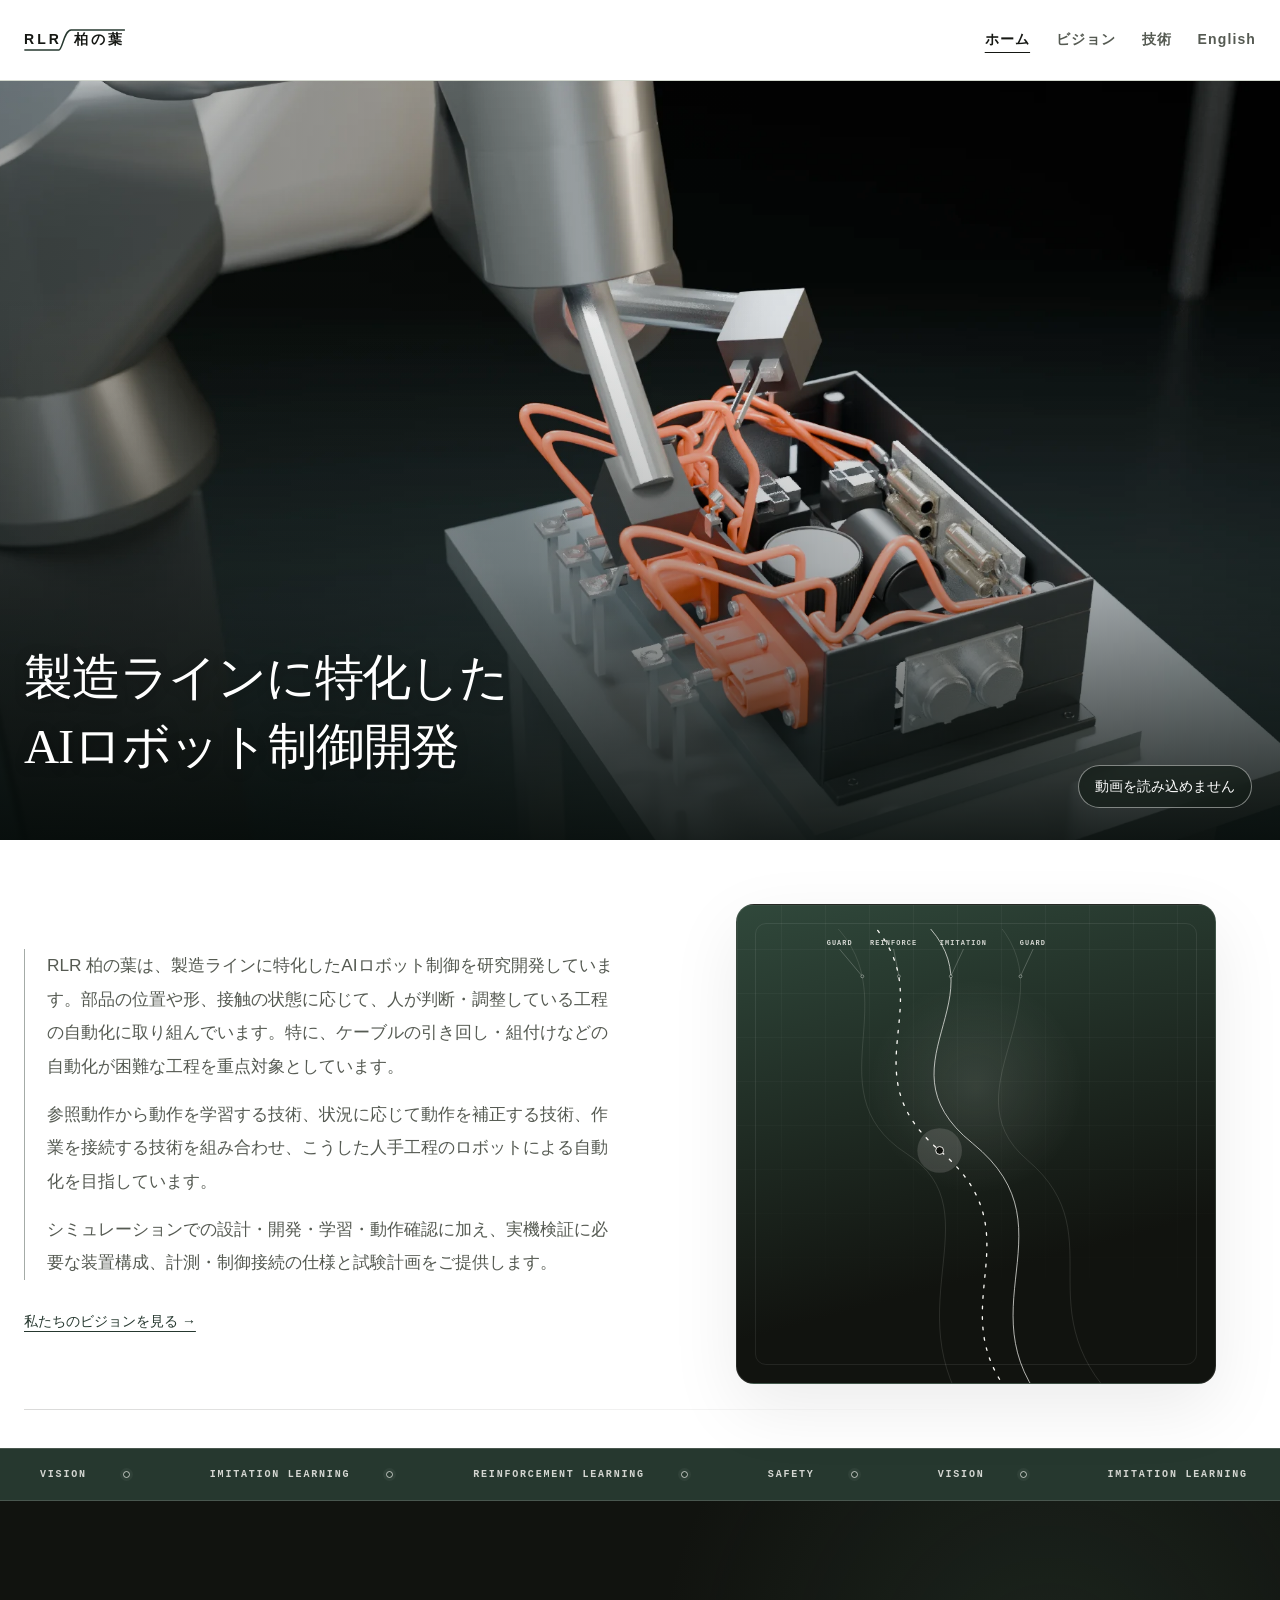
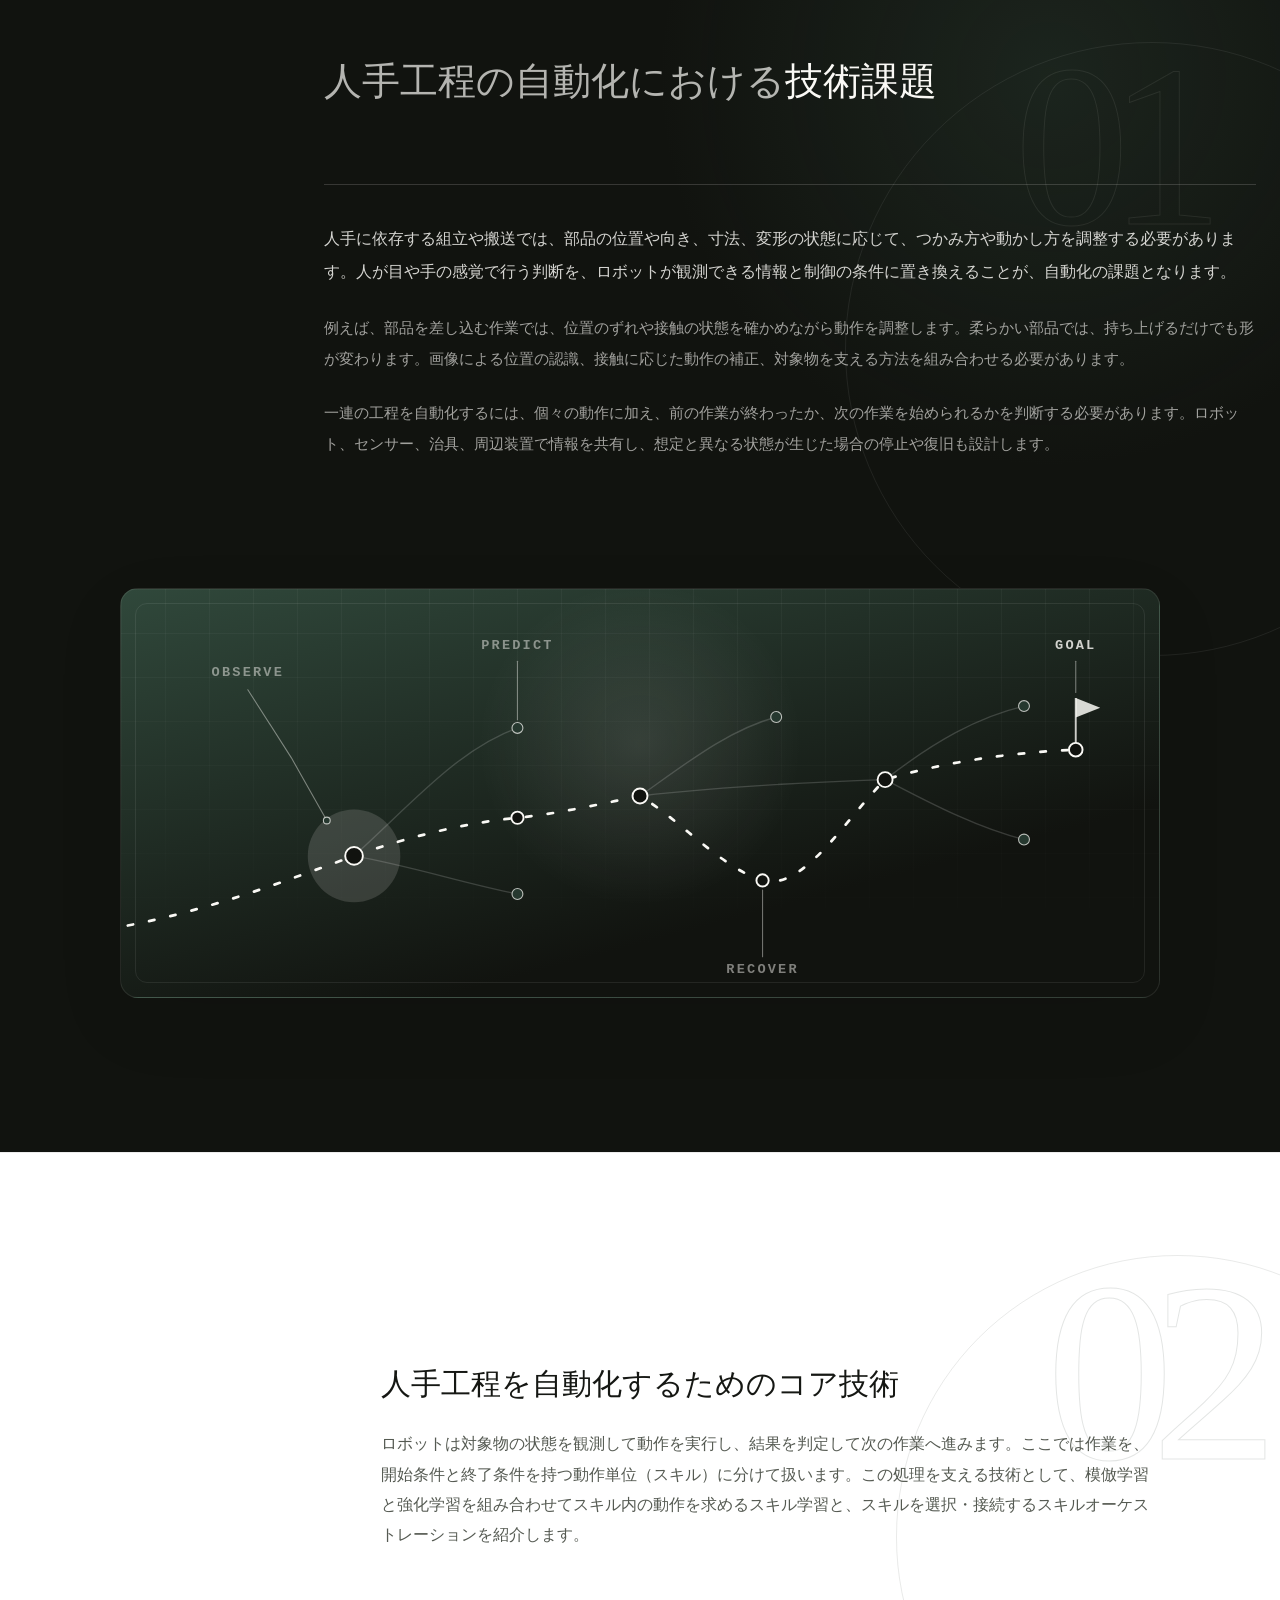
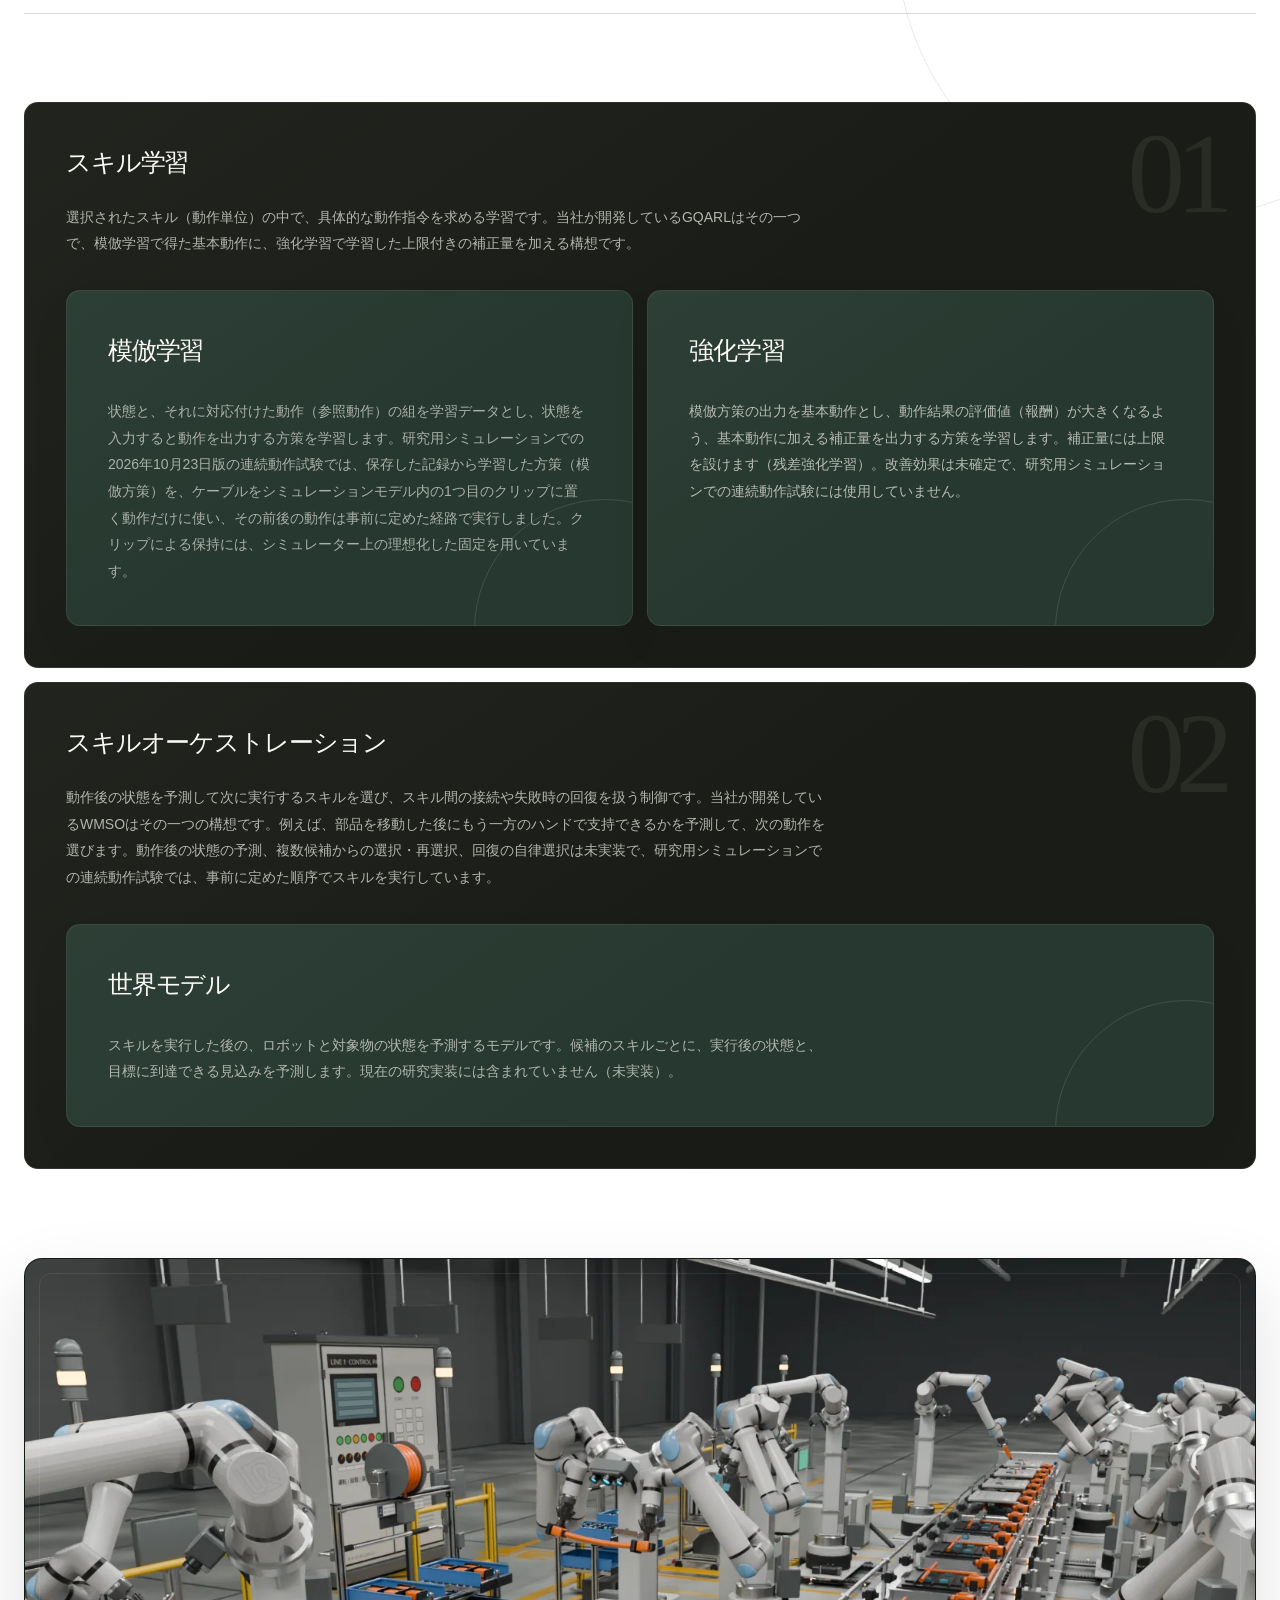
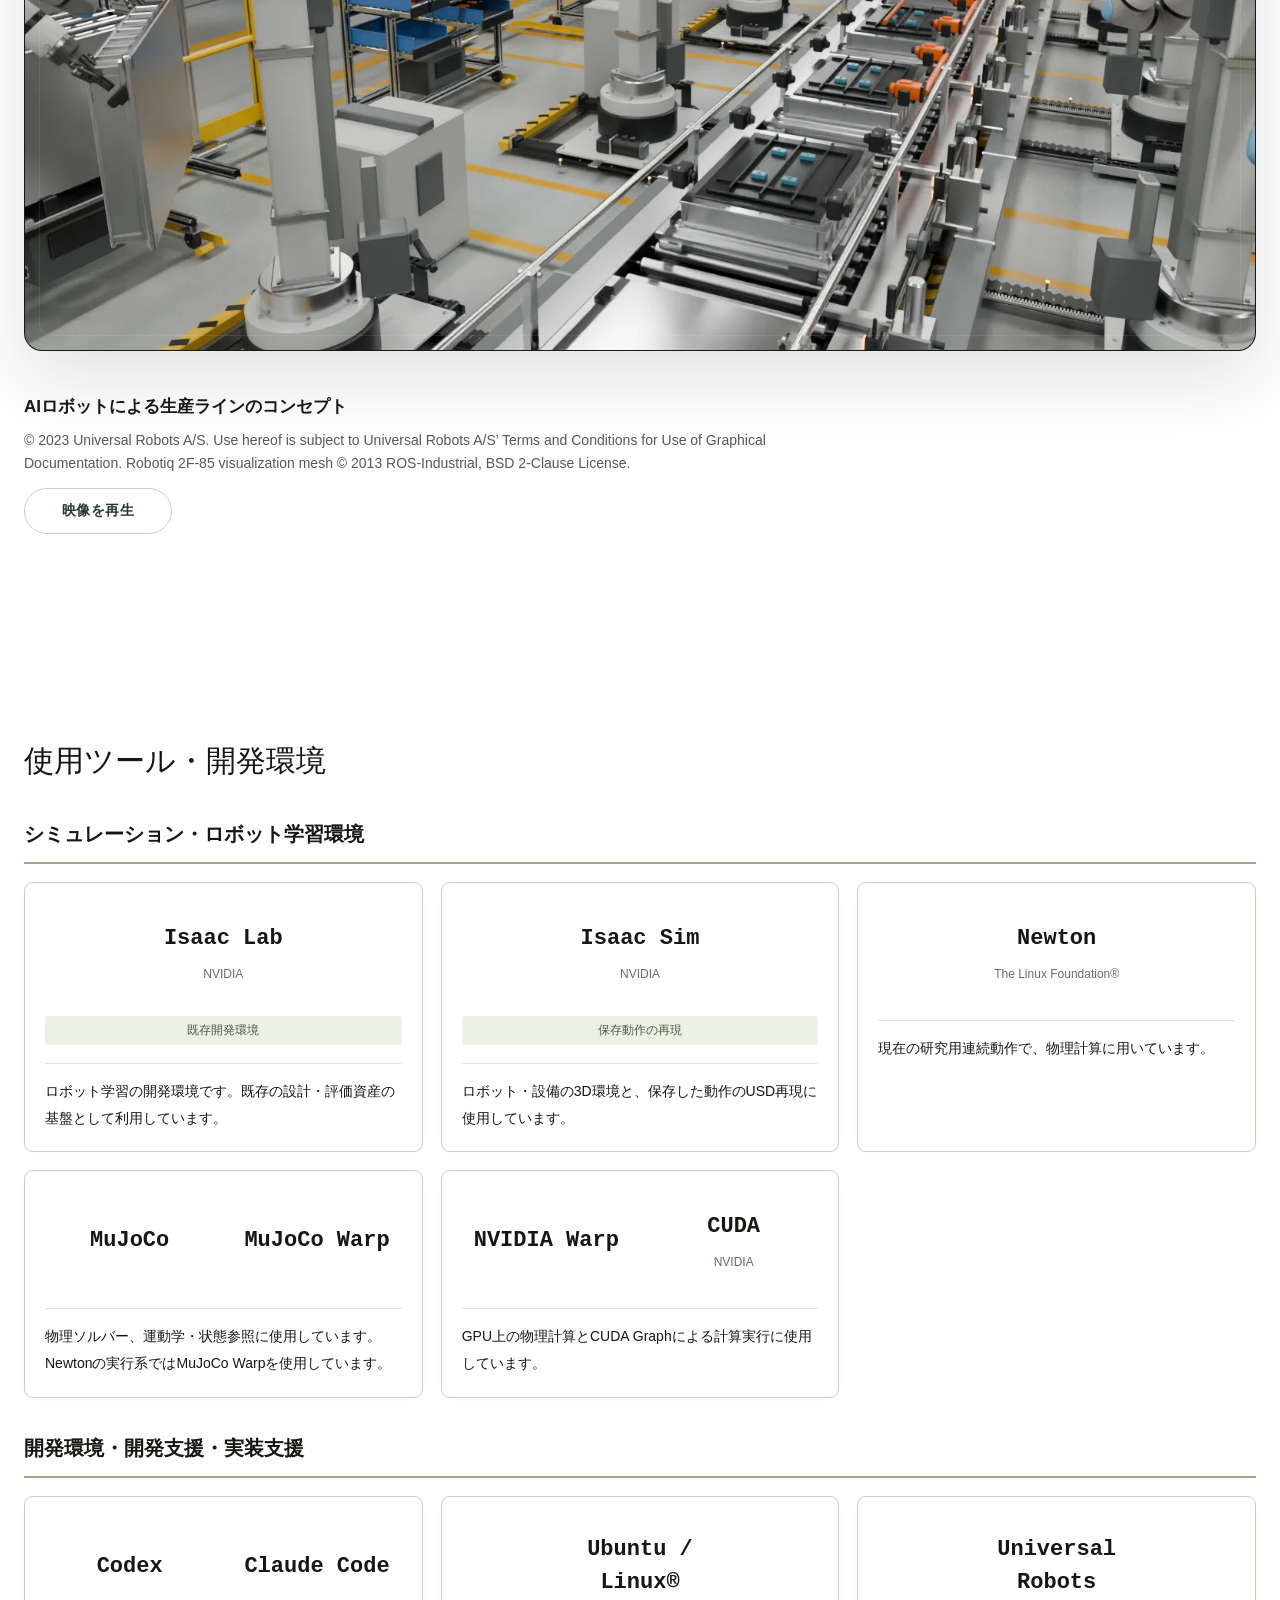
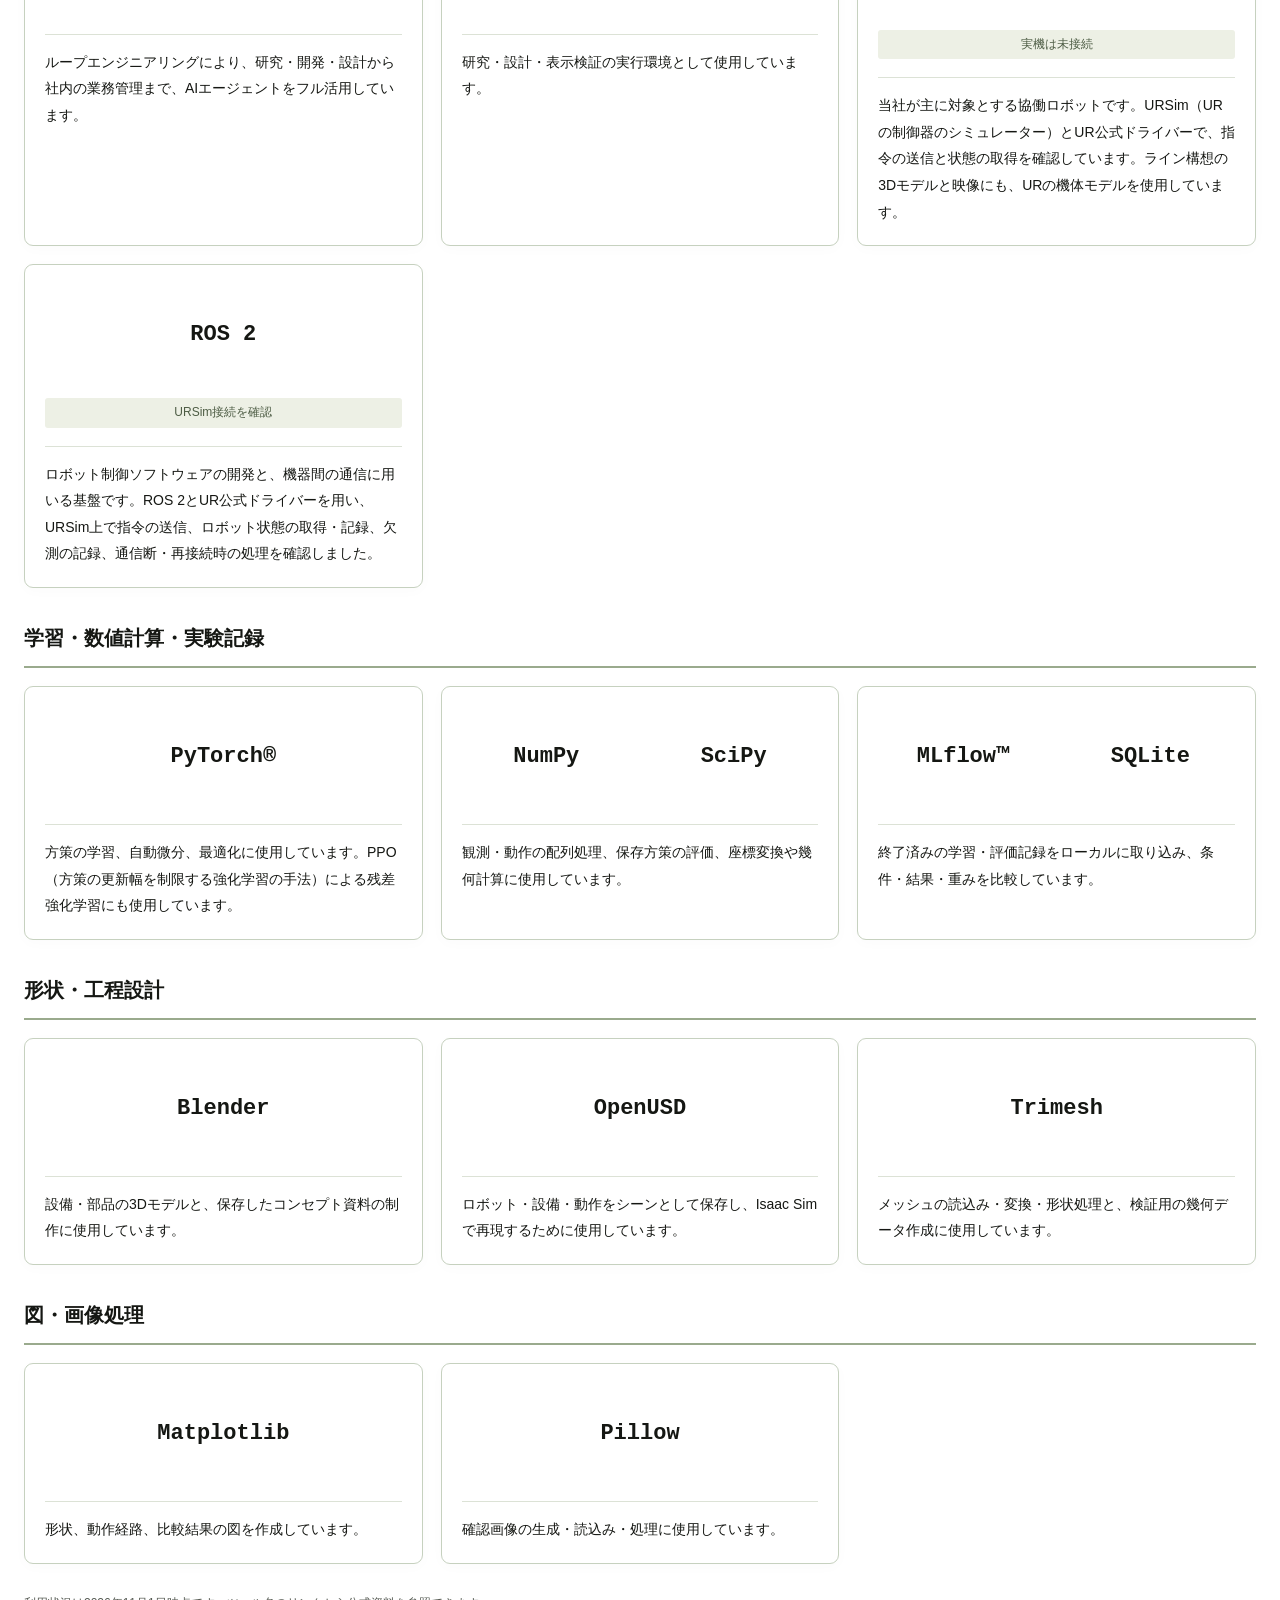
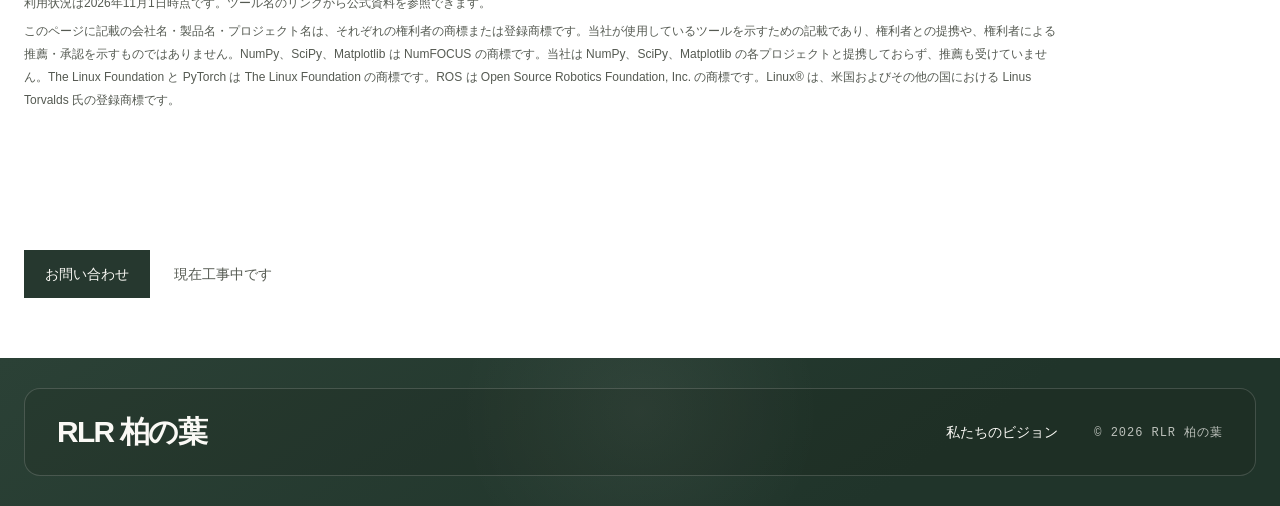
<file: index.html>
<!doctype html>
<html lang="ja">
  <head>
    <meta charset="utf-8" />
    <meta name="viewport" content="width=device-width, initial-scale=1" />
    <meta name="theme-color" content="#ffffff" />
    <meta
      name="description"
      content="RLR 柏の葉は、製造ラインに特化したAIロボット制御を研究開発しています。ケーブルの引き回し・組付けなど自動化が難しい人手工程を対象に、シミュレーションでの設計・開発・動作確認と、実機検証に必要な装置の仕様・試験計画をご提供します。"
    />
    <meta name="robots" content="index, follow, max-image-preview:large" />
    <link rel="canonical" href="https://rlrk-dev.github.io/" />
    <link rel="alternate" hreflang="ja" href="https://rlrk-dev.github.io/" />
    <link rel="alternate" hreflang="en" href="https://rlrk-dev.github.io/en/" />
    <link rel="alternate" hreflang="x-default" href="https://rlrk-dev.github.io/" />
    <link rel="sitemap" type="application/xml" href="https://rlrk-dev.github.io/sitemap.xml" />

    <!-- social-meta:start --><meta property="og:type" content="website"><meta property="og:site_name" content="RLR 柏の葉"><meta property="og:title" content="RLR 柏の葉 — 製造ラインに特化したAIロボット制御開発"><meta property="og:description" content="RLR 柏の葉は、製造ラインに特化したAIロボット制御を研究開発しています。ケーブルの引き回し・組付けなど自動化が難しい人手工程を対象に、シミュレーションでの設計・開発・動作確認と、実機検証に必要な装置の仕様・試験計画をご提供します。"><meta property="og:url" content="https://rlrk-dev.github.io/"><meta property="og:image" content="https://rlrk-dev.github.io/assets/og-ja.png"><meta property="og:image:width" content="1200"><meta property="og:image:height" content="630"><meta property="og:image:type" content="image/png"><meta property="og:image:alt" content="RLR 柏の葉 — 製造ラインに特化したAIロボット制御開発"><meta property="og:locale" content="ja_JP"><meta property="og:locale:alternate" content="en_US"><meta name="twitter:card" content="summary_large_image"><!-- social-meta:end --><title>RLR 柏の葉 — 製造ラインに特化したAIロボット制御開発</title>

    <style>
      :root {
        --paper: #f1efe8;
        --paper-deep: #e6e2d8;
        --paper-soft: #f7f5ef;
        --ink: #151713;
        --ink-soft: #555a52;
        --night: #11130f;
        --night-soft: #1a1d17;
        --forest: #26382f;
        --forest-bright: #3d5b4b;
        --white: #faf9f5;
        --line: rgba(21, 23, 19, 0.16);
        --line-light: rgba(250, 249, 245, 0.16);
        --shadow-soft: 0 24px 70px rgba(17, 19, 15, 0.08);
        --sans: "Helvetica Neue", "Hiragino Kaku Gothic ProN", "Yu Gothic", YuGothic, Arial, sans-serif;
        --serif: "Yu Mincho", "Hiragino Mincho ProN", "Hiragino Mincho Pro", Georgia, serif;
        --mono: "SFMono-Regular", Consolas, "Liberation Mono", monospace;
        --shell: min(100% - 48px, 1320px);
      }

      *,
      *::before,
      *::after {
        box-sizing: border-box;
      }

      html {
        scroll-behavior: smooth;
      }

      body {
        margin: 0;
        min-width: 320px;
        overflow-x: clip;
        color: var(--ink);
        background: var(--paper);
        font-family: var(--sans);
        font-weight: 400;
        line-height: 1.7;
        text-rendering: optimizeLegibility;
        -webkit-font-smoothing: antialiased;
      }

      body::before {
        position: fixed;
        z-index: -1;
        inset: 0;
        content: "";
        pointer-events: none;
        background-image:
          radial-gradient(circle at 82% 8%, rgba(38, 56, 47, 0.07), transparent 24%),
          linear-gradient(rgba(21, 23, 19, 0.035) 1px, transparent 1px),
          linear-gradient(90deg, rgba(21, 23, 19, 0.035) 1px, transparent 1px);
        background-repeat: no-repeat, repeat, repeat;
        background-size: auto, 48px 48px, 48px 48px;
        mask-image: linear-gradient(to bottom, #000 0%, transparent 72%);
      }

      a {
        color: inherit;
        text-decoration: none;
      }

      .nowrap {
        white-space: nowrap;
      }

      button {
        color: inherit;
        font: inherit;
      }

      :focus-visible {
        outline: 2px solid var(--forest-bright);
        outline-offset: 5px;
      }

      ::selection {
        color: var(--white);
        background: var(--forest);
      }

      .skip-link {
        position: fixed;
        z-index: 100;
        top: 12px;
        left: 12px;
        padding: 10px 14px;
        color: var(--white);
        background: var(--forest);
        transform: translateY(-160%);
        transition: transform 180ms ease;
      }

      .skip-link:focus {
        transform: translateY(0);
      }

      .shell {
        width: var(--shell);
        margin-inline: auto;
      }

      .site-header {
        position: fixed;
        z-index: 50;
        top: 0;
        right: 0;
        left: 0;
        border-bottom: 1px solid transparent;
        transition:
          background-color 240ms ease,
          border-color 240ms ease,
          box-shadow 240ms ease;
      }

      .site-header.is-scrolled,
      .site-header:has(.site-nav.is-open) {
        border-color: var(--line);
        background: rgba(241, 239, 232, 0.92);
        box-shadow: 0 8px 30px rgba(17, 19, 15, 0.045);
        backdrop-filter: blur(20px);
      }

      .nav-shell {
        display: flex;
        align-items: center;
        justify-content: space-between;
        min-height: 80px;
        transition: min-height 240ms ease;
      }

      .site-header.is-scrolled .nav-shell {
        min-height: 68px;
      }

      .brand {
        position: relative;
        display: inline-grid;
        grid-template-columns: auto 7px auto;
        gap: 2.5px;
        align-items: center;
        padding-block: 5px;
        color: var(--ink);
        font-size: 14px;
        font-weight: 700;
        letter-spacing: 0.22em;
        white-space: nowrap;
      }

      .brand > span:not(.brand-sigmoid) {
        position: relative;
        z-index: 1;
      }

      .brand-sigmoid {
        display: block;
        width: 7px;
        height: 20px;
      }

      .brand-sigmoid svg {
        position: absolute;
        z-index: 0;
        top: 50%;
        left: 0;
        width: 100%;
        height: 30px;
        overflow: visible;
        transform: translateY(-50%);
      }

      .site-nav {
        display: flex;
        gap: 34px;
        align-items: center;
      }

      .site-nav a {
        position: relative;
        display: inline-flex;
        gap: 8px;
        align-items: baseline;
        padding-block: 8px;
        color: var(--ink-soft);
        font-size: 12px;
        font-weight: 600;
        letter-spacing: 0.08em;
      }

      .site-nav a::before {
        content: attr(data-index);
        color: rgba(21, 23, 19, 0.38);
        font-family: var(--mono);
        font-size: 7px;
        letter-spacing: 0.08em;
      }

      .site-nav a::after {
        position: absolute;
        right: 0;
        bottom: 3px;
        left: 0;
        height: 1px;
        content: "";
        background: var(--ink);
        transform: scaleX(0);
        transform-origin: right;
        transition: transform 220ms ease;
      }

      .site-nav a:hover,
      .site-nav a:focus-visible,
      .site-nav a.is-active {
        color: var(--ink);
      }

      .site-nav a:hover::after,
      .site-nav a:focus-visible::after,
      .site-nav a.is-active::after {
        transform: scaleX(1);
        transform-origin: left;
      }

      .menu-button {
        display: none;
        width: 42px;
        height: 42px;
        padding: 0;
        border: 1px solid var(--line);
        border-radius: 50%;
        background: transparent;
        cursor: pointer;
      }

      .menu-button span,
      .menu-button::before,
      .menu-button::after {
        display: block;
        width: 16px;
        height: 1px;
        margin: 4px auto;
        content: "";
        background: currentcolor;
        transition: transform 180ms ease;
      }

      .menu-button[aria-expanded="true"] span {
        opacity: 0;
      }

      .menu-button[aria-expanded="true"]::before {
        transform: translateY(5px) rotate(45deg);
      }

      .menu-button[aria-expanded="true"]::after {
        transform: translateY(-5px) rotate(-45deg);
      }

      .hero {
        position: relative;
        isolation: isolate;
        display: grid;
        grid-template-columns: minmax(0, 1.1fr) minmax(360px, 0.9fr);
        column-gap: clamp(48px, 6vw, 90px);
        row-gap: 24px;
        align-items: center;
        min-height: 100svh;
        padding-top: 112px;
        padding-bottom: 80px;
      }

      .hero::before {
        position: absolute;
        z-index: -1;
        top: 0;
        bottom: 0;
        left: 50%;
        width: 100vw;
        content: "";
        background:
          linear-gradient(
            105deg,
            rgba(247, 245, 239, 0.86) 0%,
            rgba(241, 239, 232, 0.72) 48%,
            rgba(241, 239, 232, 0.6) 100%
          ),
          url("/assets/hero-kashiwanoha-landscape.webp") center / cover no-repeat;
        pointer-events: none;
        transform: translateX(-50%);
        -webkit-mask-image: linear-gradient(to bottom, #000 0%, #000 76%, transparent 100%);
        mask-image: linear-gradient(to bottom, #000 0%, #000 76%, transparent 100%);
      }

      .hero::after {
        position: absolute;
        right: 0;
        bottom: 38px;
        left: 0;
        height: 1px;
        content: "";
        background: linear-gradient(90deg, var(--line), transparent 78%);
      }

      .hero-copy {
        position: relative;
        z-index: 2;
      }

      .eyebrow {
        display: flex;
        gap: 14px;
        align-items: center;
        margin: 0 0 34px;
        font-family: var(--mono);
        font-size: 11px;
        font-weight: 600;
        letter-spacing: 0.16em;
        text-transform: uppercase;
      }

      .eyebrow::before {
        width: 24px;
        height: 1px;
        content: "";
        background: currentcolor;
      }

      .eyebrow span {
        display: grid;
        width: 30px;
        height: 30px;
        place-items: center;
        border: 1px solid var(--line);
        border-radius: 50%;
        color: var(--forest);
        font-size: 8px;
      }

      .hero-title {
        max-width: 860px;
        margin: 0;
        font-family: var(--serif);
        font-size: clamp(58px, 6vw, 100px);
        font-weight: 500;
        letter-spacing: -0.065em;
        line-height: 1.06;
      }

      .hero-line {
        color: var(--forest);
        white-space: nowrap;
      }

      .hero-lead {
        max-width: 600px;
        margin: 38px 0 0;
        padding-left: 22px;
        border-left: 1px solid rgba(38, 56, 47, 0.42);
        color: var(--ink-soft);
        font-size: clamp(16px, 1.2vw, 18px);
        line-height: 1.9;
      }

      .hero-note {
        max-width: 600px;
        margin: 10px 0 0;
        padding-left: 23px;
        color: var(--ink-soft);
        font-size: 11px;
        letter-spacing: 0.02em;
        line-height: 1.6;
      }

      .hero-scroll {
        display: inline-flex;
        gap: 14px;
        align-items: center;
        margin-top: 46px;
        color: var(--ink-soft);
        font-family: var(--mono);
        font-size: 9px;
        font-weight: 600;
        letter-spacing: 0.16em;
        text-transform: uppercase;
      }

      .hero-scroll::after {
        width: 54px;
        height: 1px;
        content: "";
        background: var(--forest);
        transition: width 220ms ease;
      }

      .hero-scroll:hover::after,
      .hero-scroll:focus-visible::after {
        width: 76px;
      }

      .hero-art {
        position: relative;
        min-height: 0;
        aspect-ratio: 1;
        overflow: hidden;
        border: 1px solid rgba(250, 249, 245, 0.09);
        border-radius: 18px;
        color: var(--white);
        background:
          radial-gradient(circle at 50% 38%, rgba(250, 249, 245, 0.11), transparent 28%),
          linear-gradient(165deg, #30483b 0%, var(--night) 72%);
        box-shadow: var(--shadow-soft);
        isolation: isolate;
      }

      .hero-art::before {
        position: absolute;
        z-index: 0;
        inset: 0;
        content: "";
        background-image:
          linear-gradient(rgba(255, 255, 255, 0.04) 1px, transparent 1px),
          linear-gradient(90deg, rgba(255, 255, 255, 0.04) 1px, transparent 1px);
        background-size: 44px 44px;
        mask-image: linear-gradient(to bottom, #000, transparent 92%);
      }

      .hero-art::after {
        position: absolute;
        z-index: 2;
        inset: 18px;
        content: "";
        border: 1px solid rgba(250, 249, 245, 0.08);
        border-radius: 11px;
        pointer-events: none;
      }

      .hero-art svg {
        position: absolute;
        z-index: 1;
        inset: 5% -7% -4%;
        width: 114%;
        height: 99%;
        transition: transform 700ms cubic-bezier(0.22, 1, 0.36, 1);
      }

      .hero-art--world-model {
        min-height: 0;
        aspect-ratio: 760 / 300;
      }

      .purpose-model {
        width: min(100%, 1040px);
        margin: clamp(84px, 10vw, 144px) auto 0;
      }

      .hero-art--world-model svg {
        inset: 0;
        width: 100%;
        height: 100%;
      }

      .hero-art--world-model::after {
        inset: 14px;
        border-radius: 12px;
      }

      .hero-art--world-model .hero-model-mobile {
        display: none;
      }

      .hero-art > img {
        position: absolute;
        z-index: 1;
        inset: 0;
        width: 100%;
        height: 100%;
        object-fit: cover;
      }

      @media (hover: hover) {
        .hero-art:hover svg {
          transform: scale(1.012);
        }
      }

      .thread-path {
        fill: none;
        stroke: rgba(250, 249, 245, 0.76);
        stroke-linecap: round;
        stroke-width: 1.4;
      }

      .thread-path--soft {
        stroke: rgba(250, 249, 245, 0.17);
        stroke-width: 1;
      }

      .thread-path--accent {
        stroke: var(--white);
        stroke-dasharray: 4 12;
        stroke-width: 2;
        animation: thread-flow 16s linear infinite;
      }

      .thread-node {
        fill: var(--night);
        stroke: var(--white);
        stroke-width: 1.4;
      }

      .thread-label {
        fill: rgba(250, 249, 245, 0.48);
        font-family: var(--mono);
        font-size: 10.5px;
        font-weight: 600;
        letter-spacing: 0.16em;
        text-anchor: middle;
      }

      .thread-label--primary {
        fill: rgba(250, 249, 245, 0.82);
      }

      .hero-art--world-model .thread-label {
        font-size: 10px;
      }

      .thread-leader {
        fill: none;
        stroke: rgba(250, 249, 245, 0.42);
        stroke-linecap: round;
        stroke-width: 0.8;
      }

      .thread-leader-node {
        fill: var(--forest);
        stroke: rgba(250, 249, 245, 0.72);
        stroke-width: 0.8;
      }

      .thread-glow {
        fill: var(--white);
        opacity: 0.14;
        transform-origin: center;
        animation: pulse 3.2s ease-in-out infinite;
      }

      .signal-strip {
        overflow: hidden;
        color: rgba(250, 249, 245, 0.82);
        border-top: 1px solid var(--line-light);
        border-bottom: 1px solid var(--line-light);
        background: var(--forest);
      }

      .signal-track {
        display: flex;
        width: max-content;
        animation: marquee 28s linear infinite;
      }

      .signal-item {
        display: inline-flex;
        gap: 36px;
        align-items: center;
        padding: 17px 40px;
        font-family: var(--mono);
        font-size: 10px;
        font-weight: 600;
        letter-spacing: 0.18em;
        text-transform: uppercase;
      }

      .signal-item::after {
        width: 7px;
        height: 7px;
        content: "";
        border: 1px solid rgba(250, 249, 245, 0.7);
        border-radius: 50%;
        background: transparent;
        box-shadow: 0 0 0 3px rgba(250, 249, 245, 0.045);
      }

      .section {
        scroll-margin-top: 80px;
        padding-block: clamp(104px, 12vw, 180px);
      }

      .section-label {
        display: flex;
        gap: 14px;
        align-items: center;
        margin: 0;
        font-family: var(--mono);
        font-size: 9px;
        font-weight: 600;
        letter-spacing: 0.18em;
        text-transform: uppercase;
      }

      .section-label span {
        display: grid;
        width: 32px;
        height: 32px;
        min-width: 32px;
        place-items: center;
        border: 1px solid var(--line);
        border-radius: 50%;
        color: var(--ink-soft);
        font-size: 8px;
        letter-spacing: 0.08em;
      }

      .purpose {
        position: relative;
        overflow: hidden;
        color: var(--white);
        background:
          radial-gradient(circle at 82% 14%, rgba(61, 91, 75, 0.24), transparent 26%),
          var(--night);
      }

      .purpose::before {
        position: absolute;
        top: clamp(110px, 11vw, 176px);
        right: clamp(-300px, -14vw, -150px);
        width: clamp(440px, 48vw, 760px);
        aspect-ratio: 1;
        content: "";
        border: 1px solid rgba(250, 249, 245, 0.07);
        border-radius: 50%;
        pointer-events: none;
      }

      .purpose::after {
        position: absolute;
        top: clamp(112px, 12vw, 180px);
        right: clamp(24px, 6vw, 96px);
        content: "01";
        color: transparent;
        font-family: var(--serif);
        font-size: clamp(126px, 18vw, 252px);
        font-weight: 500;
        letter-spacing: -0.09em;
        line-height: 0.8;
        pointer-events: none;
        -webkit-text-stroke: 1px rgba(250, 249, 245, 0.08);
      }

      .purpose > .shell {
        position: relative;
        z-index: 1;
      }

      .purpose .section-label span {
        color: rgba(250, 249, 245, 0.58);
        border-color: var(--line-light);
      }

      .purpose-copy {
        color: rgba(250, 249, 245, 0.68);
      }

      .purpose-grid {
        position: relative;
        display: grid;
        grid-template-columns: minmax(180px, 0.35fr) minmax(0, 1.65fr);
        gap: clamp(48px, 8vw, 130px);
      }

      .purpose-statement {
        max-width: 960px;
        margin: 0;
        color: rgba(250, 249, 245, 0.7);
        font-family: var(--serif);
        font-size: clamp(42px, 5vw, 72px);
        font-weight: 500;
        letter-spacing: -0.05em;
        line-height: 1.25;
        white-space: nowrap;
      }

      .purpose-statement em {
        color: var(--white);
        font-style: normal;
      }

      .purpose-bottom {
        display: grid;
        grid-template-columns: minmax(0, 1.45fr) minmax(240px, 0.55fr);
        gap: clamp(40px, 5vw, 76px);
        margin-top: 76px;
        padding-top: 38px;
        border-top: 1px solid var(--line-light);
      }

      .purpose-copy {
        max-width: 680px;
        margin: 0;
      }

      .purpose-copy p {
        margin: 0;
        color: rgba(250, 249, 245, 0.62);
        font-size: 15px;
        line-height: 2.05;
      }

      .purpose-copy p + p {
        margin-top: 24px;
      }

      .purpose-copy p:first-child {
        color: rgba(250, 249, 245, 0.84);
        font-size: 16px;
      }

      .purpose-quote {
        position: relative;
        justify-self: end;
        max-width: 360px;
        margin: 0;
        padding: 24px 0 24px 28px;
        border-left: 1px solid rgba(250, 249, 245, 0.28);
        color: var(--white);
        font-family: var(--serif);
        font-size: 24px;
        line-height: 1.5;
      }

      .purpose-quote small {
        display: block;
        margin-top: 18px;
        color: rgba(250, 249, 245, 0.48);
        font-family: var(--mono);
        font-size: 9px;
        letter-spacing: 0.16em;
        text-transform: uppercase;
      }

      .section-title {
        max-width: 820px;
        margin: 0;
        font-family: var(--serif);
        font-size: clamp(36px, 4.8vw, 70px);
        font-weight: 500;
        letter-spacing: -0.055em;
        line-height: 1.2;
      }

      .core {
        position: relative;
        overflow: hidden;
        padding-bottom: clamp(88px, 9vw, 132px);
        border-top: 1px solid rgba(21, 23, 19, 0.08);
        background: var(--paper-deep);
      }

      .core::before {
        position: absolute;
        top: clamp(74px, 8vw, 122px);
        right: clamp(-280px, -14vw, -120px);
        width: clamp(360px, 44vw, 680px);
        aspect-ratio: 1;
        content: "";
        border: 1px solid rgba(38, 56, 47, 0.1);
        border-radius: 50%;
        pointer-events: none;
      }

      .core > .shell {
        position: relative;
        z-index: 1;
      }

      .core-head {
        position: relative;
        isolation: isolate;
        display: grid;
        grid-template-columns: 0.45fr 1.55fr;
        gap: clamp(48px, 8vw, 130px);
        align-items: start;
        min-height: clamp(220px, 24vw, 320px);
        margin-bottom: clamp(52px, 7vw, 88px);
        padding-bottom: clamp(40px, 5vw, 62px);
        border-bottom: 1px solid var(--line);
      }

      .core-head::after {
        position: absolute;
        z-index: 0;
        top: -0.14em;
        right: 0;
        content: "02";
        color: transparent;
        font-family: var(--serif);
        font-size: clamp(132px, 20vw, 278px);
        font-weight: 500;
        letter-spacing: -0.09em;
        line-height: 0.8;
        pointer-events: none;
        -webkit-text-stroke: 1px rgba(38, 56, 47, 0.13);
      }

      .core-head > * {
        position: relative;
        z-index: 1;
      }

      .core-heading {
        align-self: end;
        max-width: 900px;
      }

      .core-intro {
        max-width: 650px;
        margin: 32px 0 0;
        color: var(--ink-soft);
        font-size: 16px;
        line-height: 2;
      }

      .concept-film {
        margin: 0 0 clamp(64px, 8vw, 104px);
      }

      .concept-film-frame {
        position: relative;
        isolation: isolate;
        overflow: hidden;
        aspect-ratio: 16 / 9;
        border: 1px solid rgba(38, 56, 47, 0.18);
        border-radius: 18px;
        background: var(--night);
        box-shadow: 0 28px 72px rgba(17, 19, 15, 0.12);
      }

      .concept-film-frame::after {
        position: absolute;
        z-index: 2;
        inset: 14px;
        content: "";
        border: 1px solid rgba(250, 249, 245, 0.08);
        border-radius: 12px;
        pointer-events: none;
      }

      .concept-film-video {
        display: block;
        width: 100%;
        height: 100%;
        object-fit: cover;
      }

      .concept-film-caption {
        padding: clamp(26px, 3.4vw, 42px) 0 0;
      }


      .concept-film-detail {
        display: grid;
        gap: 22px;
      }

      .concept-film-credit {
        max-width: 580px;
        margin: 0;
        color: var(--ink-soft);
        font-size: 9px;
        line-height: 1.7;
        opacity: 0.72;
      }

      .concept-film-credit a {
        color: inherit;
        text-underline-offset: 0.2em;
      }

      .concept-film-toggle {
        justify-self: start;
        min-width: 132px;
        padding: 10px 16px;
        border: 1px solid rgba(38, 56, 47, 0.24);
        border-radius: 999px;
        color: var(--forest);
        background: transparent;
        font-family: var(--mono);
        font-size: 9px;
        font-weight: 600;
        letter-spacing: 0.12em;
        text-transform: uppercase;
        cursor: pointer;
        transition:
          color 180ms ease,
          background-color 180ms ease,
          border-color 180ms ease;
      }

      .concept-film-toggle:hover,
      .concept-film-toggle:focus-visible {
        color: var(--white);
        border-color: var(--forest);
        background: var(--forest);
      }

      .core-map {
        display: grid;
        grid-template-columns: repeat(12, minmax(0, 1fr));
        gap: 14px;
        background: transparent;
      }

      .core-card {
        position: relative;
        isolation: isolate;
        overflow: hidden;
        display: flex;
        flex-direction: column;
        min-height: 390px;
        padding: clamp(28px, 3.2vw, 46px);
        border: 1px solid var(--line);
        border-radius: 14px;
        background:
          linear-gradient(145deg, rgba(250, 249, 245, 0.36), transparent 54%),
          var(--paper);
        box-shadow: 0 20px 52px rgba(17, 19, 15, 0.035);
        transition:
          translate 300ms cubic-bezier(0.22, 1, 0.36, 1),
          border-color 300ms ease,
          box-shadow 300ms ease;
      }

      .core-card--vla {
        grid-column: 1 / -1;
      }

      .core-card::before {
        position: absolute;
        z-index: 0;
        right: -104px;
        bottom: -136px;
        width: 262px;
        aspect-ratio: 1;
        content: "";
        border: 1px solid rgba(38, 56, 47, 0.12);
        border-radius: 50%;
        pointer-events: none;
      }

      .core-card::after {
        position: absolute;
        z-index: 0;
        top: clamp(12px, 1.8vw, 24px);
        right: clamp(18px, 2.4vw, 34px);
        content: attr(data-step);
        color: rgba(38, 56, 47, 0.075);
        font-family: var(--serif);
        font-size: clamp(84px, 9vw, 132px);
        font-weight: 500;
        letter-spacing: -0.08em;
        line-height: 0.82;
        pointer-events: none;
      }

      .core-card > * {
        position: relative;
        z-index: 1;
      }

      .core-card--imitation {
        grid-column: span 7;
        color: var(--white);
        border-color: rgba(250, 249, 245, 0.08);
        background:
          linear-gradient(145deg, rgba(250, 249, 245, 0.035), transparent 52%),
          var(--forest);
      }

      .core-card--reinforcement {
        grid-column: span 5;
        color: var(--white);
        border-color: rgba(250, 249, 245, 0.08);
        background:
          linear-gradient(145deg, rgba(250, 249, 245, 0.035), transparent 52%),
          var(--forest);
      }

      .core-card--architecture {
        grid-column: 1 / -1;
        min-height: 410px;
        color: var(--white);
        border-color: rgba(250, 249, 245, 0.08);
        background:
          linear-gradient(145deg, rgba(250, 249, 245, 0.035), transparent 52%),
          var(--night-soft);
      }

      .core-card--outcome {
        grid-column: span 4;
        min-height: 410px;
        color: var(--night);
      }

      .core-card--imitation::before,
      .core-card--reinforcement::before,
      .core-card--architecture::before {
        border-color: rgba(250, 249, 245, 0.12);
      }

      .core-card--imitation::after,
      .core-card--reinforcement::after,
      .core-card--architecture::after {
        color: rgba(250, 249, 245, 0.065);
      }

      .core-card--vla-content,
      .core-card--architecture-content {
        display: grid;
        grid-template-columns: minmax(0, 0.9fr) minmax(0, 1.1fr);
        gap: clamp(32px, 6vw, 96px);
        align-items: end;
        margin-top: auto;
      }

      .core-card--outcome-content {
        display: grid;
        grid-template-columns: 1fr;
        gap: 24px;
        margin-top: auto;
      }

      .core-card--vla h3,
      .core-card--architecture h3,
      .core-card--outcome h3 {
        margin: 0;
      }

      .core-card--outcome h3 {
        max-width: 340px;
        /* Three nouns and a verb do not fit at the display size the other
           cards use, and this card is the narrow one of its row. */
        font-size: clamp(25px, 2.5vw, 34px);
        color: var(--forest);
      }

      .core-card--outcome p {
        color: var(--ink-soft);
      }


      .core-card-meta {
        display: flex;
        align-items: center;
        justify-content: flex-start;
        width: 100%;
        font-family: var(--mono);
        font-size: 9px;
        font-weight: 600;
        letter-spacing: 0.15em;
        text-transform: uppercase;
      }

      .core-card-meta::after {
        flex: 1;
        height: 1px;
        margin-left: 18px;
        content: "";
        background: currentColor;
        opacity: 0.18;
      }

      .core-card h3 {
        margin: auto 0 18px;
        font-family: var(--serif);
        font-size: clamp(31px, 3.4vw, 48px);
        font-weight: 500;
        letter-spacing: -0.045em;
        line-height: 1.25;
      }

      .core-card h3 small {
        display: block;
        margin-bottom: 10px;
        font-family: var(--mono);
        font-size: 10px;
        font-weight: 500;
        letter-spacing: 0.12em;
        text-transform: uppercase;
      }

      .core-card p {
        max-width: 510px;
        margin: 0;
        color: var(--ink-soft);
        font-size: 14px;
        line-height: 1.9;
      }

      .core-card--imitation p {
        color: rgba(250, 249, 245, 0.62);
      }

      .core-card--reinforcement p {
        color: rgba(250, 249, 245, 0.68);
      }

      .core-card--architecture p {
        max-width: 510px;
        color: rgba(250, 249, 245, 0.68);
      }

      .core-card:nth-child(2).is-visible {
        animation-delay: 70ms;
      }

      .core-card:nth-child(3).is-visible {
        animation-delay: 90ms;
      }

      .core-card:nth-child(4).is-visible {
        animation-delay: 160ms;
      }

      @media (hover: hover) {
        .core-card:hover {
          border-color: rgba(38, 56, 47, 0.3);
          box-shadow: 0 28px 64px rgba(17, 19, 15, 0.09);
          translate: 0 -4px;
        }

        .core-card--imitation:hover,
        .core-card--reinforcement:hover,
        .core-card--architecture:hover {
          border-color: rgba(250, 249, 245, 0.2);
        }
      }

      .mobile-break {
        display: none;
      }

      .closing {
        position: relative;
        overflow: hidden;
        padding-block: clamp(132px, 15vw, 216px) 64px;
        color: var(--white);
        background:
          radial-gradient(circle at 50% 36%, rgba(250, 249, 245, 0.055), transparent 28%),
          linear-gradient(145deg, #2b4136 0%, #20342a 72%);
      }

      .closing::before {
        position: absolute;
        top: 9%;
        left: 50%;
        width: clamp(430px, 58vw, 840px);
        aspect-ratio: 1;
        content: "";
        border: 1px solid rgba(250, 249, 245, 0.08);
        border-radius: 50%;
        pointer-events: none;
        transform: translateX(-50%);
      }

      .closing::after {
        position: absolute;
        right: clamp(-20px, 2vw, 38px);
        bottom: 80px;
        content: "03";
        color: transparent;
        font-family: var(--serif);
        font-size: clamp(150px, 22vw, 310px);
        font-weight: 500;
        letter-spacing: -0.09em;
        line-height: 0.8;
        pointer-events: none;
        -webkit-text-stroke: 1px rgba(250, 249, 245, 0.075);
      }

      .closing > .shell {
        position: relative;
        z-index: 1;
      }

      .closing-label {
        position: absolute;
        top: 0;
        left: 0;
        color: rgba(250, 249, 245, 0.72);
      }

      .closing-label span {
        color: rgba(250, 249, 245, 0.58);
        border-color: var(--line-light);
      }

      .closing-message {
        position: relative;
        max-width: 1040px;
        margin: 0 auto;
        padding-top: 108px;
        text-align: center;
      }

      .closing-message::before {
        position: absolute;
        top: 0;
        left: 50%;
        width: 1px;
        height: 76px;
        content: "";
        background: linear-gradient(var(--white), transparent);
        opacity: 0.52;
      }

      .closing h2 {
        margin: 0;
        color: rgba(250, 249, 245, 0.68);
        font-family: var(--serif);
        font-size: clamp(44px, 5.5vw, 72px);
        font-weight: 500;
        letter-spacing: -0.055em;
        line-height: 1.25;
      }

      .closing h2 em {
        color: var(--white);
        font-style: normal;
      }

      .site-footer {
        display: flex;
        gap: 24px;
        align-items: end;
        justify-content: space-between;
        margin-top: 150px;
        padding: 30px 32px;
        border: 1px solid var(--line-light);
        border-radius: 16px;
        background: rgba(17, 19, 15, 0.12);
      }

      .footer-wordmark {
        margin: 0;
        font-size: clamp(14px, 2.33vw, 30px);
        font-weight: 700;
        letter-spacing: -0.055em;
        line-height: 0.85;
      }

      .footer-meta {
        color: rgba(250, 249, 245, 0.48);
        font-family: var(--mono);
        font-size: 9px;
        letter-spacing: 0.12em;
        line-height: 1.8;
        text-align: right;
        text-transform: uppercase;
      }

      .footer-details {
        display: flex;
        gap: 36px;
        align-items: end;
      }

      .footer-contact {
        margin: 0;
        color: rgba(250, 249, 245, 0.78);
        font-size: 12px;
        line-height: 1.8;
        text-align: right;
      }

      .footer-contact span {
        display: block;
        color: rgba(250, 249, 245, 0.42);
        font-family: var(--mono);
        font-size: 9px;
        letter-spacing: 0.14em;
        text-transform: uppercase;
      }

      .footer-contact a {
        display: inline-flex;
        gap: 8px;
        align-items: center;
        border-bottom: 1px solid rgba(250, 249, 245, 0.3);
        transition: border-color 180ms ease;
      }

      .footer-contact a::after {
        content: "↗";
        font-size: 10px;
      }

      .footer-contact a:hover,
      .footer-contact a:focus-visible {
        border-color: var(--white);
      }

      .reveal {
        opacity: 1;
        transform: none;
      }

      .reveal.is-visible {
        animation: reveal-up 720ms cubic-bezier(0.22, 1, 0.36, 1) both;
      }

      @keyframes reveal-up {
        from {
          opacity: 0;
          transform: translateY(24px);
        }
        to {
          opacity: 1;
          transform: translateY(0);
        }
      }

      @keyframes thread-flow {
        to {
          stroke-dashoffset: -160;
        }
      }

      @keyframes pulse {
        0%,
        100% {
          opacity: 0.1;
          transform: scale(0.88);
        }
        50% {
          opacity: 0.32;
          transform: scale(1.12);
        }
      }

      @keyframes marquee {
        to {
          transform: translateX(-50%);
        }
      }

      @media (max-width: 1180px) {
        .purpose-grid {
          grid-template-columns: minmax(130px, 0.25fr) minmax(0, 1.75fr);
          gap: clamp(36px, 5vw, 64px);
        }

        .purpose-bottom {
          grid-template-columns: minmax(0, 1.4fr) minmax(220px, 0.6fr);
          gap: clamp(36px, 5vw, 56px);
        }
      }

      @media (max-width: 980px) {
        :root {
          --shell: min(100% - 36px, 760px);
        }

        .hero {
          grid-template-columns: 1fr;
          padding-top: 144px;
        }

        .hero::before {
          bottom: auto;
          height: clamp(520px, 52%, 700px);
          background-position: 62% center;
        }

        .hero-copy {
          padding-bottom: 10px;
        }

        .hero-art {
          min-height: 0;
          border-radius: 18px;
        }

        .hero-art--world-model {
          grid-column: auto;
          min-height: 0;
        }

        .purpose-grid,
        .core-head {
          grid-template-columns: 1fr;
        }

        .core-head {
          gap: 32px;
          min-height: 240px;
        }

        .core-map {
          grid-template-columns: repeat(2, minmax(0, 1fr));
          gap: 10px;
        }

        .core-card--imitation,
        .core-card--reinforcement {
          grid-column: auto;
        }

        .core-card--vla,
        .core-card--architecture,
        .core-card--outcome {
          grid-column: 1 / -1;
        }

        .core-card--outcome-content {
          grid-template-columns: minmax(0, 0.9fr) minmax(0, 1.1fr);
          gap: clamp(32px, 6vw, 64px);
          align-items: end;
        }
      }

      @media (max-width: 700px) {
        :root {
          --shell: min(100% - 28px, 560px);
        }

        body::before {
          background-size: auto, 32px 32px, 32px 32px;
        }

        .nav-shell {
          min-height: 68px;
        }

        .menu-button {
          display: block;
        }

        .site-nav {
          position: fixed;
          top: 68px;
          right: 0;
          left: 0;
          display: grid;
          gap: 0;
          padding: 18px 14px 24px;
          border-bottom: 1px solid var(--line);
          background: rgba(241, 239, 232, 0.98);
          opacity: 0;
          pointer-events: none;
          transform: translateY(-12px);
          transition:
            opacity 180ms ease,
            transform 180ms ease;
        }

        .site-nav.is-open {
          opacity: 1;
          pointer-events: auto;
          transform: translateY(0);
        }

        .site-nav a {
          padding: 14px 4px;
          border-bottom: 1px solid var(--line);
          font-size: 13px;
        }

        .site-nav a::after {
          display: none;
        }

        .hero {
          min-height: auto;
          padding-top: 122px;
          padding-bottom: 64px;
        }

        .hero::after {
          bottom: 24px;
        }

        .hero::before {
          height: 520px;
          background:
            linear-gradient(
              105deg,
              rgba(247, 245, 239, 0.84) 0%,
              rgba(241, 239, 232, 0.72) 56%,
              rgba(241, 239, 232, 0.64) 100%
            ),
            url("/assets/hero-kashiwanoha-landscape.webp") 64% center / cover no-repeat;
          -webkit-mask-image: linear-gradient(to bottom, #000 0%, #000 72%, transparent 100%);
          mask-image: linear-gradient(to bottom, #000 0%, #000 72%, transparent 100%);
        }

        .eyebrow {
          margin-bottom: 26px;
        }

        .hero-title {
          font-size: clamp(44px, 13.2vw, 68px);
          line-height: 1.12;
        }

        .hero-lead {
          margin-top: 28px;
          font-size: 16px;
        }

        .hero-scroll {
          margin-top: 34px;
        }

        .hero-art {
          min-height: 0;
          border-radius: 12px;
        }

        .hero-art::after {
          inset: 12px;
          border-radius: 8px;
        }

        .hero-art--world-model {
          min-height: 0;
          aspect-ratio: 340 / 210;
        }

        .hero-art--world-model .hero-model-desktop {
          display: none;
        }

        .hero-art--world-model .hero-model-mobile {
          display: block;
        }

        .hero-art--world-model .thread-label {
          font-size: 8px;
        }

        .signal-item {
          gap: 28px;
          padding: 14px 28px;
          font-size: 9px;
        }

        .purpose::before {
          top: 116px;
          right: -250px;
          width: 440px;
        }

        .purpose::after {
          top: 128px;
          right: 14px;
          font-size: clamp(116px, 38vw, 150px);
        }

        .purpose-bottom {
          grid-template-columns: 1fr;
          gap: 38px;
          margin-top: 58px;
        }

        .purpose-statement {
          white-space: normal;
        }

        .purpose-quote {
          order: -1;
          justify-self: start;
          max-width: 100%;
        }

        .purpose-copy p {
          font-size: 15px;
          line-height: 2;
        }

        .purpose-copy p:first-child {
          font-size: 16px;
        }

        .purpose-model {
          margin-top: 72px;
        }

        .core-head {
          gap: 28px;
          min-height: 260px;
          margin-bottom: 48px;
        }

        .core-head::after {
          top: 0.08em;
          font-size: clamp(128px, 42vw, 174px);
        }

        .concept-film {
          margin-bottom: 58px;
        }

        .concept-film-frame {
          border-radius: 11px;
        }

        .concept-film-frame::after {
          inset: 8px;
          border-radius: 7px;
        }

        .concept-film-caption {
          padding-top: 24px;
        }

        .core-map {
          grid-template-columns: 1fr;
          gap: 10px;
        }

        .core-card,
        .core-card--vla,
        .core-card--imitation,
        .core-card--reinforcement,
        .core-card--architecture,
        .core-card--outcome {
          grid-column: 1 / -1;
        }

        .core-card {
          min-height: 320px;
          border-radius: 10px;
        }

        .core-card::after {
          font-size: 88px;
        }

        .core-card--architecture,
        .core-card--outcome {
          min-height: 0;
        }

        .core-card--vla-content,
        .core-card--architecture-content {
          grid-template-columns: 1fr;
          gap: 20px;
          margin-top: 54px;
        }

        .core-card--outcome-content {
          grid-template-columns: 1fr;
          gap: 20px;
          margin-top: 54px;
        }

        .core-card--architecture p {
          max-width: none;
        }

        .mobile-break {
          display: inline;
        }

        .closing::before {
          top: 14%;
          width: clamp(360px, 120vw, 520px);
          height: auto;
        }

        .closing::after {
          right: -12px;
          bottom: 190px;
          font-size: 148px;
        }

        .closing-message {
          padding-top: 96px;
        }

        .closing-message::before {
          height: 64px;
        }

        .closing h2 {
          font-size: clamp(38px, 11.4vw, 54px);
        }

        .site-footer {
          display: block;
          margin-top: 110px;
          padding: 24px;
          border-radius: 12px;
        }

        .footer-meta {
          margin-top: 30px;
          text-align: left;
        }

        .footer-details {
          display: block;
          margin-top: 30px;
        }

        .footer-contact {
          text-align: left;
        }
      }

      @media (prefers-reduced-motion: reduce) {
        html {
          scroll-behavior: auto;
        }

        *,
        *::before,
        *::after {
          scroll-behavior: auto !important;
          animation-duration: 0.01ms !important;
          animation-iteration-count: 1 !important;
          transition-duration: 0.01ms !important;
        }

        .reveal {
          opacity: 1;
          transform: none;
          animation: none;
        }
      }
    </style>
  <link rel="stylesheet" href="/assets/hvjb.css" />
<link rel="icon" href="/assets/favicon.svg" type="image/svg+xml" />
<link rel="stylesheet" href="/assets/tools.css?v=fcca507d2964"><link rel="stylesheet" href="/assets/readability.css?v=8768407e3f03"><style>.project-line-link{display:inline-block;margin-top:14px;font-size:14px;text-underline-offset:5px}</style><link rel="stylesheet" href="/assets/cases.css?v=a3985706f7c2"><style id="home-architecture-layout">.core-pair-intro{grid-column:1/-1;margin:34px 0 4px;padding-bottom:20px;border-bottom:1px solid var(--line)}.core-pair-intro strong{display:block;font:500 clamp(25px,3vw,36px)/1.5 var(--serif);margin-bottom:12px}.core-pair-intro span{display:block;max-width:880px;font-size:15px;line-height:1.9;color:var(--ink-soft)}.core-card--architecture{grid-column:span 6;min-height:450px}.core-card--architecture-content{grid-template-columns:minmax(0,1fr);gap:22px;margin-top:32px;align-items:start}.core-card--architecture .core-card-link{margin-top:auto;padding-top:24px}.core-card--architecture h3 small{line-height:1.8}.core-card--architecture p{margin:0}@media(max-width:980px){.core-card--architecture{grid-column:1/-1;min-height:0}.core-card--architecture-content{margin-top:26px}}</style><style id="home-heading-scale">html[lang] body #purpose-title{font-size:clamp(21.33px,3vw,42.67px)}html[lang] body #core-title{font-size:clamp(21.33px,3vw,42.67px)}html[lang="ja"] body #core-title{font-size:clamp(13.33px,2.333vw,40px)}html[lang] body #development-deliverables-title{font-size:clamp(18.67px,2.267vw,29.33px)}html[lang] body #tools-title{font-size:clamp(20px,2.333vw,30.67px)}html[lang] body .core-card h3{font-size:clamp(16.67px,2vw,25.33px)}html[lang] body .core-pair-intro strong{font-size:clamp(16.67px,2vw,24px)}</style><style id="home-label-removal">@media (min-width:981px){.purpose-grid>div{grid-column:2}.core-head>.core-heading{grid-column:2}}</style><style id="home-card-heads">html[lang] body .core-card h3 small{font-size:clamp(16.67px,2vw,25.33px);font-family:inherit;letter-spacing:inherit;line-height:inherit;text-transform:none}</style><style id="home-film-below">.core-map+.concept-film{margin:clamp(56px,7vw,96px) 0 0}</style><style id="home-signal-strip">.signal-track{animation-duration:61s}</style><style id="home-skill-group">.core-group{grid-column:1/-1;position:relative;isolation:isolate;overflow:hidden;display:grid;gap:clamp(22px,2.6vw,34px);padding:clamp(28px,3.2vw,46px);border:1px solid rgba(250,249,245,.08);border-radius:14px;color:var(--white);background:linear-gradient(145deg,rgba(250,249,245,.035),transparent 52%),var(--night-soft)}.core-group::after{position:absolute;z-index:0;top:clamp(12px,1.8vw,24px);right:clamp(18px,2.4vw,34px);content:attr(data-step);color:rgba(250,249,245,.065);font-family:var(--serif);font-size:clamp(84px,9vw,132px);font-weight:500;letter-spacing:-.08em;line-height:.82;pointer-events:none}.core-group>*{position:relative;z-index:1}.core-group-head{display:block;color:inherit;text-decoration:none;max-width:760px}.core-group-head .core-card--architecture-content{margin-top:0}.core-group-head .core-card-meta{margin-bottom:22px}.core-group-head h3{margin:0;font-family:var(--serif);font-weight:500;letter-spacing:-.045em;line-height:1.5;font-size:clamp(16.67px,2vw,25.33px)}.core-group-head h3 small{display:block;margin-bottom:10px;font-family:var(--mono);font-size:10px;font-weight:500;letter-spacing:.12em;text-transform:uppercase}html[lang="ja"] .core-group-head h3 small{margin:0;font:inherit;letter-spacing:inherit;text-transform:none}.core-group-head p{margin:0;color:rgba(250,249,245,.68);font-size:14px;line-height:1.9}.core-group-head:hover .core-card-link{text-decoration:underline}.core-group-head:focus-visible{outline:3px solid #98b178;outline-offset:6px}.core-group-items{display:grid;grid-template-columns:repeat(2,minmax(0,1fr));gap:14px}.core-group-items .core-card{grid-column:auto;min-height:300px}.core-group-items .core-card::after{content:none}.core-group-items .core-card-meta{display:none}.core-group-items .core-card h3{margin:0 0 18px}.core-group-items .core-card .core-card-link{margin-top:auto;padding-top:22px}.core-group+.core-card--wmso{grid-column:1/-1;min-height:0}.core-group+.core-card--wmso p{max-width:760px}@media(max-width:700px){.core-group-items{grid-template-columns:1fr}.core-group{border-radius:10px}.core-group::after{font-size:88px}}</style><style id="home-orchestration-group">.core-card--worldmodel,.core-card--selection{color:var(--white);border-color:rgba(250,249,245,.08);background:linear-gradient(145deg,rgba(250,249,245,.035),transparent 52%),var(--forest)}.core-card--worldmodel::before,.core-card--selection::before{border-color:rgba(250,249,245,.12)}.core-card--worldmodel p,.core-card--selection p{color:rgba(250,249,245,.65)}.core-card--worldmodel:hover,.core-card--selection:hover{border-color:rgba(250,249,245,.2)}.core-group--orchestration .core-group-items{grid-template-columns:minmax(0,1fr)}.core-group--orchestration .core-group-items .core-card{min-height:0}.core-group--orchestration .core-group-items .core-card p{max-width:calc(760px - clamp(28px,3.2vw,46px))}</style><style id="home-section-anchor">@media(max-width:980px){#core{scroll-margin-top:68px}}</style><style id="home-overflow-clip">html{overflow-x:clip}</style><style id="home-small-text">body .concept-film-credit{max-width:760px;font-size:14px;opacity:1}body .concept-film-toggle{min-width:148px;min-height:44px;padding:10px 20px;font-family:var(--sans);font-size:14px;letter-spacing:.04em;text-transform:none}body .footer-meta{font-size:12px;letter-spacing:.08em;color:rgba(250,249,245,.72)}body .hero-film-toggle{font-size:14px}</style><link rel="stylesheet" href="/assets/home-visual.css?v=9d5e4b141c41"><link rel="preload" as="image" href="/assets/harness-routing-concept-poster.webp?v=8de471baf51a" fetchpriority="high" /><link rel="stylesheet" href="/assets/white-background.css?v=1ca10c7d8a95"><style id="common-header-css">#site-header{position:fixed;z-index:50;top:0;right:0;left:0;border-bottom:1px solid #d3d8ce;background:#fff;box-shadow:none;-webkit-backdrop-filter:none;backdrop-filter:none;transition:none}#site-header::before,#site-header::after{display:none}#site-header .nav-shell{display:flex;align-items:center;justify-content:space-between;gap:24px;width:min(100% - 48px,1320px);min-height:80px;margin:0 auto;transition:none}#site-header .brand{color:#151713;line-height:1.7;text-decoration:none}#site-header .site-nav{position:static;display:flex;align-items:center;gap:clamp(16px,2vw,28px);margin:0;padding:0;border:0;background:none;opacity:1;pointer-events:auto;transform:none;transition:none}#site-header .site-nav a{position:static;display:block;padding:8px 0;border:0;color:#555a52;font-size:14px;font-weight:600;line-height:1.7;letter-spacing:.08em;white-space:nowrap;text-decoration:none}#site-header .site-nav a::before,#site-header .site-nav a::after{content:none}#site-header .site-nav a:hover,#site-header .site-nav a[aria-current]{color:#151713;text-decoration:underline;text-decoration-thickness:1px;text-underline-offset:8px}#site-header :is(a,button):focus-visible{outline:2px solid #3d5b4b;outline-offset:4px}#site-header .menu-button{display:none;flex:none;width:44px;height:44px;padding:0;border:1px solid #8a9488;border-radius:50%;background:transparent;color:#151713;cursor:pointer}#site-header .menu-button span,#site-header .menu-button::before,#site-header .menu-button::after{display:block;width:16px;height:1px;margin:4px auto;content:"";background:currentColor;transition:transform 180ms ease}#site-header .menu-button[aria-expanded="true"] span{opacity:0}#site-header .menu-button[aria-expanded="true"]::before{transform:translateY(5px) rotate(45deg)}#site-header .menu-button[aria-expanded="true"]::after{transform:translateY(-5px) rotate(-45deg)}@media(max-width:980px){#site-header .nav-shell{width:calc(100% - 32px);min-height:68px}#site-header .menu-button{display:block}#site-header .site-nav{position:absolute;top:calc(100% + 1px);right:0;left:0;display:none;gap:0;max-height:calc(100vh - 69px);overflow-y:auto;padding:6px 16px 16px;border-bottom:1px solid #d3d8ce;background:#fff}#site-header .site-nav.is-open{display:grid}#site-header .site-nav a{padding:13px 4px;border-bottom:1px solid #e3e7e2}}</style><style id="publish-pages">a.link-disabled{cursor:default}.core-card.link-disabled:hover{border-color:var(--line);box-shadow:0 20px 52px rgba(17,19,15,.035);translate:none}.core-card--imitation.link-disabled:hover,.core-card--reinforcement.link-disabled:hover,.core-card--architecture.link-disabled:hover,.core-card--worldmodel.link-disabled:hover,.core-card--selection.link-disabled:hover{border-color:rgba(250,249,245,.08)}.construction-note{font-size:14px;line-height:1.6;color:var(--ink-soft)}.core-group-items .core-card{min-height:0}</style></head>

  <body>
    <a class="skip-link" href="#main">本文へ移動</a>

    <header class="site-header" id="site-header"><div class="shell nav-shell"><a class="brand" href="#top" aria-label="RLR 柏の葉 ホーム">
          <span>RLR</span>
          <span class="brand-sigmoid" aria-hidden="true">
            <svg viewBox="0 0 116 30" fill="none" preserveAspectRatio="none">
              <path
                d="M1 25H40C44 25 46 5 54 5H115"
                stroke="#26382f"
                stroke-width="1.5"
                stroke-linecap="round"
                vector-effect="non-scaling-stroke"
              />
            </svg>
          </span>
          <span>柏の葉</span>
        </a><button class="menu-button" id="menu-button" type="button" aria-controls="site-nav" aria-expanded="false" aria-label="メニューを開く"><span aria-hidden="true"></span></button><nav class="site-nav" id="site-nav" aria-label="メインナビゲーション"><a href="/" aria-current="page">ホーム</a><a href="/vision/">ビジョン</a><a href="/#core">技術</a><a href="/en/" lang="en" hreflang="en">English</a></nav></div></header>

    <main id="main">
      <!-- visual-hero:start --><section class="visual-hero" id="top" aria-labelledby="hero-title"><video class="hero-film" id="hero-film" muted loop playsinline preload="none" poster="/assets/harness-routing-concept-poster.webp?v=8de471baf51a" data-src="/assets/harness-routing-concept.mp4?v=4734157fbe3a" aria-label="ロボットハンドによるハーネス配索のコンセプトCG"></video><div class="shell hero-film-content"><div class="hero-film-copy"><h1 class="hero-title" id="hero-title">製造ラインに特化した<br /><span class="hero-line">AIロボット制御開発</span></h1></div></div><button type="button" id="hero-film-toggle" class="hero-film-toggle" aria-controls="hero-film" aria-pressed="false" hidden>動画を再生</button></section><!-- visual-hero:end -->
<section class="shell hero" id="introduction" aria-label="RLR 柏の葉の研究開発">
        <div class="hero-copy">
          <p class="hero-lead"><span class="hero-lead-part">RLR 柏の葉は、製造ラインに特化したAIロボット制御を研究開発しています。部品の位置や形、接触の状態に応じて、人が判断・調整している工程の自動化に取り組んでいます。特に、ケーブルの引き回し・組付けなどの自動化が困難な工程を重点対象としています。</span><span class="hero-lead-part">参照動作から動作を学習する技術、状況に応じて動作を補正する技術、作業を接続する技術を組み合わせ、こうした人手工程のロボットによる自動化を目指しています。</span><span class="hero-lead-part">シミュレーションでの設計・開発・学習・動作確認に加え、実機検証に必要な装置構成、計測・制御接続の仕様と試験計画をご提供します。</span></p><!-- home-vision-link:start --><p class="home-vision-link"><a href="/vision/">私たちのビジョンを見る →</a></p><!-- home-vision-link:end -->


        </div>

        <div class="hero-art" aria-hidden="true">
          <!-- Placeholder: replace this SVG with an actual simulation image. -->
          <svg viewBox="0 0 560 720" preserveAspectRatio="xMidYMid meet">
            <path
              id="thread-safety-left"
              class="thread-path thread-path--soft"
              d="M36 -30C198 86 20 242 174 342C314 432 140 591 288 764"
            />
            <path
              id="thread-imitation"
              class="thread-path"
              d="M171 -35C348 92 116 199 274 326C442 462 230 598 424 764"
            />
            <path
              id="thread-safety-right"
              class="thread-path thread-path--soft"
              d="M291 -30C442 101 227 241 358 352C499 472 332 593 528 750"
            />
            <path
              id="thread-reinforce"
              class="thread-path thread-path--accent"
              d="M96 -32C250 98 73 209 224 337C392 479 185 596 379 756"
            />
            <g>
              <text class="thread-label thread-label--primary" x="154" y="24">REINFORCE</text>
              <path class="thread-leader" d="M154 31L162 72" />
              <circle class="thread-leader-node" cx="162" cy="72" r="2.2" />
            </g>
            <g>
              <text class="thread-label thread-label--primary" x="260" y="24">IMITATION</text>
              <path class="thread-leader" d="M260 31L241 72" />
              <circle class="thread-leader-node" cx="241" cy="72" r="2.2" />
            </g>
            <!-- guard-labels:start --><g class="guard-label"><text class="thread-label thread-label--primary" x="72" y="24">GUARD</text><path class="thread-leader" d="M72 31L106.33 72"/><circle class="thread-leader-node" cx="106.33" cy="72" r="2.2"/></g><g class="guard-label"><text class="thread-label thread-label--primary" x="366" y="24">GUARD</text><path class="thread-leader" d="M366 31L346.98 72"/><circle class="thread-leader-node" cx="346.98" cy="72" r="2.2"/></g><!-- guard-labels:end --><circle class="thread-glow" cx="224" cy="337" r="34" />
            <circle class="thread-node" cx="224" cy="337" r="6" />
            <circle class="thread-node" cx="378" cy="756" r="5" />
          </svg>
        </div>

      </section>

      <div class="signal-strip" aria-hidden="true">
        <div class="signal-track">
          <span class="signal-item">Vision</span>
          <span class="signal-item">Imitation learning</span>
          <span class="signal-item">Reinforcement learning</span>
          <span class="signal-item">Safety</span>
          <span class="signal-item">Vision</span>
          <span class="signal-item">Imitation learning</span>
          <span class="signal-item">Reinforcement learning</span>
          <span class="signal-item">Safety</span>
          <span class="signal-item">Vision</span>
          <span class="signal-item">Imitation learning</span>
          <span class="signal-item">Reinforcement learning</span>
          <span class="signal-item">Safety</span>
          <span class="signal-item">Vision</span>
          <span class="signal-item">Imitation learning</span>
          <span class="signal-item">Reinforcement learning</span>
          <span class="signal-item">Safety</span>
          <span class="signal-item">Vision</span>
          <span class="signal-item">Imitation learning</span>
          <span class="signal-item">Reinforcement learning</span>
          <span class="signal-item">Safety</span>
          <span class="signal-item">Vision</span>
          <span class="signal-item">Imitation learning</span>
          <span class="signal-item">Reinforcement learning</span>
          <span class="signal-item">Safety</span>
        </div>
      </div>

      <section class="section purpose" id="purpose" aria-labelledby="purpose-title">
        <div class="shell">
          <div class="purpose-grid">
            <div>
              <h2 class="purpose-statement reveal" id="purpose-title">人手工程の自動化における<em>技術課題</em></h2>
              <div class="purpose-bottom reveal">
                <div class="purpose-copy"><p>人手に依存する組立や搬送では、部品の位置や向き、寸法、変形の状態に応じて、つかみ方や動かし方を調整する必要があります。人が目や手の感覚で行う判断を、ロボットが観測できる情報と制御の条件に置き換えることが、自動化の課題となります。</p><p>例えば、部品を差し込む作業では、位置のずれや接触の状態を確かめながら動作を調整します。柔らかい部品では、持ち上げるだけでも形が変わります。画像による位置の認識、接触に応じた動作の補正、対象物を支える方法を組み合わせる必要があります。</p><p>一連の工程を自動化するには、個々の動作に加え、前の作業が終わったか、次の作業を始められるかを判断する必要があります。ロボット、センサー、治具、周辺装置で情報を共有し、想定と異なる状態が生じた場合の停止や復旧も設計します。</p></div>

              </div>
            </div>
          </div>

          <div class="hero-art hero-art--world-model purpose-model reveal" aria-hidden="true">
            <svg class="hero-model-desktop" viewBox="0 0 760 300" preserveAspectRatio="xMidYMid meet"><path class="thread-path thread-path--soft" d="M170 196C212 158 246 118 290 102"/><path class="thread-path thread-path--soft" d="M170 196C214 204 250 216 290 224"/><path class="thread-path thread-path--soft" d="M380 152C414 128 444 104 480 94"/><path class="thread-path thread-path--soft" d="M380 152C432 146 500 142 560 140"/><path class="thread-path thread-path--soft" d="M560 140C596 112 628 94 662 86"/><path class="thread-path thread-path--soft" d="M560 140C598 160 630 176 662 184"/><path class="thread-path thread-path--accent" d="M-12 250C60 238 120 214 170 196C210 182 250 172 290 168C320 165 350 158 380 152C410 170 440 205 470 214C500 222 530 170 560 140C600 128 650 120 700 118"/><circle class="thread-glow" cx="170" cy="196" r="34"/><circle class="thread-node" cx="170" cy="196" r="6.5"/><circle class="thread-leader-node" cx="290" cy="102" r="4"/><circle class="thread-node" cx="290" cy="168" r="4.5"/><circle class="thread-leader-node" cx="290" cy="224" r="4"/><circle class="thread-node" cx="380" cy="152" r="5.5"/><circle class="thread-leader-node" cx="480" cy="94" r="4"/><circle class="thread-node" cx="470" cy="214" r="4.5"/><circle class="thread-node" cx="560" cy="140" r="5.5"/><circle class="thread-leader-node" cx="662" cy="86" r="4"/><circle class="thread-leader-node" cx="662" cy="184" r="4"/><path d="M700 118V80" fill="none" stroke="#faf9f5" stroke-opacity="0.8" stroke-width="1.4"/><path d="M700 80L718 87.2L700 94.4Z" fill="#faf9f5" fill-opacity="0.85"/><circle class="thread-node" cx="700" cy="118" r="5"/><g><text class="thread-label" x="92" y="64">OBSERVE</text><path class="thread-leader" d="M92 74L124 124L150 170"/><circle class="thread-leader-node" cx="150" cy="170" r="2.5"/></g><g><text class="thread-label" x="290" y="44">PREDICT</text><path class="thread-leader" d="M290 53V96"/></g><g><text class="thread-label" x="470" y="282">RECOVER</text><path class="thread-leader" d="M470 270V221"/></g><g><text class="thread-label thread-label--primary" x="700" y="44">GOAL</text><path class="thread-leader" d="M700 53V76"/></g></svg>

            <svg class="hero-model-mobile" viewBox="0 0 340 210" preserveAspectRatio="xMidYMid meet"><path class="thread-path thread-path--soft" d="M86 132C110 104 132 82 160 72"/><path class="thread-path thread-path--soft" d="M86 132C112 146 136 158 160 164"/><path class="thread-path thread-path--soft" d="M160 112C210 104 262 92 300 80"/><path class="thread-path thread-path--accent" d="M-8 184C36 170 62 150 86 132C112 118 138 113 160 112C182 124 204 148 226 152C248 156 276 110 300 80"/><circle class="thread-glow" cx="86" cy="132" r="26"/><circle class="thread-node" cx="86" cy="132" r="5"/><circle class="thread-leader-node" cx="160" cy="72" r="3"/><circle class="thread-node" cx="160" cy="112" r="3.5"/><circle class="thread-leader-node" cx="160" cy="164" r="3"/><circle class="thread-node" cx="226" cy="152" r="3.5"/><path d="M300 80V54" fill="none" stroke="#faf9f5" stroke-opacity="0.8" stroke-width="1.4"/><path d="M300 54L313 59.2L300 64.4Z" fill="#faf9f5" fill-opacity="0.85"/><circle class="thread-node" cx="300" cy="80" r="4"/><g><text class="thread-label" x="42" y="48">OBSERVE</text><path class="thread-leader" d="M44 56L62 86L74 112"/><circle class="thread-leader-node" cx="74" cy="112" r="2"/></g><g><text class="thread-label" x="160" y="28">PREDICT</text><path class="thread-leader" d="M160 35V66"/></g><g><text class="thread-label" x="226" y="196">RECOVER</text><path class="thread-leader" d="M226 186V158"/></g><g><text class="thread-label thread-label--primary" x="300" y="28">GOAL</text><path class="thread-leader" d="M300 35V52"/></g></svg>
          </div>
        </div>
      </section>

      <section class="section core" id="core" aria-labelledby="core-title">
        <div class="shell">
          <div class="core-head">
            <div class="core-heading">
              <h2 class="section-title reveal" id="core-title"><span class="core-title-line">人手工程を自動化するための</span><span class="core-title-line">コア技術</span></h2><p class="core-intro">ロボットは対象物の状態を観測して動作を実行し、結果を判定して次の作業へ進みます。ここでは作業を、開始条件と終了条件を持つ動作単位（スキル）に分けて扱います。この処理を支える技術として、模倣学習と強化学習を組み合わせてスキル内の動作を求めるスキル学習と、スキルを選択・接続するスキルオーケストレーションを紹介します。</p>
            </div>
          </div>

          <div class="core-map">

            <!-- skill-group:start --><div class="core-group core-group--skill reveal" id="gqarl" data-step="01" role="group" aria-labelledby="technology-gqarl-title"><a class="core-group-head link-disabled"><div class="core-card--gqarl-content core-card--architecture-content"><h3 id="technology-gqarl-title"><small>スキル学習</small></h3><p>選択されたスキル（動作単位）の中で、具体的な動作指令を求める学習です。当社が開発しているGQARLはその一つで、模倣学習で得た基本動作に、強化学習で学習した上限付きの補正量を加える構想です。</p></div></a><!-- skill-group:head-end --><div class="core-group-items">
              <a class="core-card core-card--imitation reveal link-disabled" data-step="">
              <h3 id="technology-imitation-title"><small>模倣学習</small></h3>
              <p>状態と、それに対応付けた動作（参照動作）の組を学習データとし、状態を入力すると動作を出力する方策を学習します。研究用シミュレーションでの2026年10月23日版の連続動作試験では、保存した記録から学習した方策（模倣方策）を、ケーブルをシミュレーションモデル内の1つ目のクリップに置く動作だけに使い、その前後の動作は事前に定めた経路で実行しました。クリップによる保持には、シミュレーター上の理想化した固定を用いています。</p></a>
              <a class="core-card core-card--reinforcement reveal link-disabled" data-step="">
              <h3 id="technology-reinforcement-title"><small>強化学習</small></h3>
              <p>模倣方策の出力を基本動作とし、動作結果の評価値（報酬）が大きくなるよう、基本動作に加える補正量を出力する方策を学習します。補正量には上限を設けます（残差強化学習）。改善効果は未確定で、研究用シミュレーションでの連続動作試験には使用していません。</p></a>
            </div></div><!-- skill-group:end -->

            <!-- orchestration-group:start --><div class="core-group core-group--orchestration reveal" id="wmso" data-step="02" role="group" aria-labelledby="technology-wmso-title"><a class="core-group-head link-disabled">
              <div class="core-card--wmso-content core-card--architecture-content">
                <h3 id="technology-wmso-title"><small>スキルオーケストレーション</small></h3>
                <p>動作後の状態を予測して次に実行するスキルを選び、スキル間の接続や失敗時の回復を扱う制御です。当社が開発しているWMSOはその一つの構想です。例えば、部品を移動した後にもう一方のハンドで支持できるかを予測して、次の動作を選びます。動作後の状態の予測、複数候補からの選択・再選択、回復の自律選択は未実装で、研究用シミュレーションでの連続動作試験では、事前に定めた順序でスキルを実行しています。</p>
              </div></a><!-- orchestration-group:head-end --><div class="core-group-items">
              <a class="core-card core-card--worldmodel reveal link-disabled" data-step="">
              <h3 id="technology-worldmodel-title"><small>世界モデル</small></h3>
              <p>スキルを実行した後の、ロボットと対象物の状態を予測するモデルです。候補のスキルごとに、実行後の状態と、目標に到達できる見込みを予測します。現在の研究実装には含まれていません（未実装）。</p></a>
            </div></div><!-- orchestration-group:end -->


          </div>

          <figure class="concept-film reveal">
            <div class="concept-film-frame">
              <video
                class="concept-film-video"
                id="ur15-concept-film-video"
                autoplay
                muted
                loop
                playsinline
                preload="metadata"
                poster="/assets/ur15-production-line-concept-poster.webp?v=4182a1c9c516"
                aria-label="AIロボットによる生産ラインのコンセプト映像"
              >
                <source src="/assets/ur15-production-line-concept.mp4?v=b09cd99541bc" type="video/mp4" />
                <a href="/assets/ur15-production-line-concept.mp4?v=b09cd99541bc">生産ラインのコンセプト映像を開く</a>
              </video>
            </div>
            <figcaption class="concept-film-caption">
              <div class="concept-film-detail"><div><h3 class="concept-label">AIロボットによる生産ラインのコンセプト</h3></div>
                <p class="concept-film-credit">
                  © 2023 Universal Robots A/S. Use hereof is subject to Universal Robots A/S’
                  <a href="https://www.universal-robots.com/legal/terms-and-conditions/terms_and_conditions_for_use_of_graphical_documentation.txt" target="_blank" rel="noopener noreferrer">Terms and Conditions for Use of Graphical Documentation</a>.
                  Robotiq 2F-85 visualization mesh © 2013 ROS-Industrial,
                  <a href="/assets/licenses/robotiq-bsd-2-clause.txt">BSD 2-Clause License</a>.
                </p>
                <button
                  class="concept-film-toggle"
                  type="button"
                  aria-controls="ur15-concept-film-video"
                  aria-pressed="false"
                  data-label-play="映像を再生"
                  data-label-pause="映像を一時停止"
                >
                  映像を一時停止
                </button>
              </div>
            </figcaption>
          </figure>

        </div>
      </section>



<!-- common-tools:start --><section class="shell common-tools" id="tools" aria-labelledby="tools-title"><h2 id="tools-title"><span>使用ツール・</span><span>開発環境</span></h2><div class="tools-grid"><article class="tools-group"><h3>シミュレーション・ロボット学習環境</h3><dl class="tools-list"><div class="tools-entry"><dt><div class="tool-brands"><a class="tool-brand name-only" href="https://isaac-sim.github.io/IsaacLab/main/index.html" target="_blank" rel="noopener"><span class="tool-name">Isaac Lab</span><small>NVIDIA</small></a></div><span class="tools-badge">既存開発環境</span></dt><dd>ロボット学習の開発環境です。既存の設計・評価資産の基盤として利用しています。</dd></div><div class="tools-entry"><dt><div class="tool-brands"><a class="tool-brand name-only" href="https://docs.isaacsim.omniverse.nvidia.com/latest/index.html" target="_blank" rel="noopener"><span class="tool-name">Isaac Sim</span><small>NVIDIA</small></a></div><span class="tools-badge">保存動作の再現</span></dt><dd>ロボット・設備の3D環境と、保存した動作のUSD再現に使用しています。</dd></div><div class="tools-entry"><dt><div class="tool-brands"><a class="tool-brand name-only" href="https://newton-physics.github.io/newton/" target="_blank" rel="noopener"><span class="tool-name">Newton</span><small>The Linux Foundation®</small></a></div></dt><dd>現在の研究用連続動作で、物理計算に用いています。</dd></div><div class="tools-entry"><dt><div class="tool-brands"><a class="tool-brand name-only" href="https://mujoco.readthedocs.io/en/stable/overview.html" target="_blank" rel="noopener"><span class="tool-name">MuJoCo</span></a><a class="tool-brand name-only" href="https://github.com/google-deepmind/mujoco_warp" target="_blank" rel="noopener"><span class="tool-name">MuJoCo Warp</span></a></div></dt><dd>物理ソルバー、運動学・状態参照に使用しています。Newtonの実行系ではMuJoCo Warpを使用しています。</dd></div><div class="tools-entry"><dt><div class="tool-brands"><a class="tool-brand name-only" href="https://nvidia.github.io/warp/" target="_blank" rel="noopener"><span class="tool-name">NVIDIA Warp</span></a><a class="tool-brand name-only" href="https://developer.nvidia.com/cuda-toolkit" target="_blank" rel="noopener"><span class="tool-name">CUDA</span><small>NVIDIA</small></a></div></dt><dd>GPU上の物理計算とCUDA Graphによる計算実行に使用しています。</dd></div></dl></article><article class="tools-group"><h3>開発環境・開発支援・実装支援</h3><dl class="tools-list"><div class="tools-entry"><dt><div class="tool-brands"><a class="tool-brand name-only" href="https://openai.com/codex/" target="_blank" rel="noopener"><span class="tool-name">Codex</span></a><a class="tool-brand name-only" href="https://code.claude.com/docs/en/overview" target="_blank" rel="noopener"><span class="tool-name">Claude Code</span></a></div></dt><dd>ループエンジニアリングにより、研究・開発・設計から社内の業務管理まで、AIエージェントをフル活用しています。</dd></div><div class="tools-entry"><dt><div class="tool-brands"><a class="tool-brand name-only" href="https://ubuntu.com/" target="_blank" rel="noopener"><span class="tool-name">Ubuntu / Linux®</span></a></div></dt><dd>研究・設計・表示検証の実行環境として使用しています。</dd></div><div class="tools-entry"><dt><div class="tool-brands"><a class="tool-brand name-only" href="https://www.universal-robots.com/" target="_blank" rel="noopener"><span class="tool-name">Universal Robots</span></a></div><span class="tools-badge">実機は未接続</span></dt><dd>当社が主に対象とする協働ロボットです。URSim（URの制御器のシミュレーター）とUR公式ドライバーで、指令の送信と状態の取得を確認しています。ライン構想の3Dモデルと映像にも、URの機体モデルを使用しています。</dd></div><div class="tools-entry"><dt><div class="tool-brands"><a class="tool-brand name-only" href="https://www.ros.org/" target="_blank" rel="noopener"><span class="tool-name">ROS 2</span></a></div><span class="tools-badge">URSim接続を確認</span></dt><dd>ロボット制御ソフトウェアの開発と、機器間の通信に用いる基盤です。ROS 2とUR公式ドライバーを用い、URSim上で指令の送信、ロボット状態の取得・記録、欠測の記録、通信断・再接続時の処理を確認しました。</dd></div></dl></article><article class="tools-group"><h3>学習・数値計算・実験記録</h3><dl class="tools-list"><div class="tools-entry"><dt><div class="tool-brands"><a class="tool-brand name-only" href="https://docs.pytorch.org/docs/stable/autograd.html" target="_blank" rel="noopener"><span class="tool-name">PyTorch®</span></a></div></dt><dd>方策の学習、自動微分、最適化に使用しています。PPO（方策の更新幅を制限する強化学習の手法）による残差強化学習にも使用しています。</dd></div><div class="tools-entry"><dt><div class="tool-brands"><a class="tool-brand name-only" href="https://numpy.org/" target="_blank" rel="noopener"><span class="tool-name">NumPy</span></a><a class="tool-brand name-only" href="https://scipy.org/" target="_blank" rel="noopener"><span class="tool-name">SciPy</span></a></div></dt><dd>観測・動作の配列処理、保存方策の評価、座標変換や幾何計算に使用しています。</dd></div><div class="tools-entry"><dt><div class="tool-brands"><a class="tool-brand name-only" href="https://mlflow.org/docs/latest/ml/tracking/" target="_blank" rel="noopener"><span class="tool-name">MLflow™</span></a><a class="tool-brand name-only" href="https://sqlite.org/about.html" target="_blank" rel="noopener"><span class="tool-name">SQLite</span></a></div></dt><dd>終了済みの学習・評価記録をローカルに取り込み、条件・結果・重みを比較しています。</dd></div></dl></article><article class="tools-group"><h3>形状・工程設計</h3><dl class="tools-list"><div class="tools-entry"><dt><div class="tool-brands"><a class="tool-brand name-only" href="https://www.blender.org/" target="_blank" rel="noopener"><span class="tool-name">Blender</span></a></div></dt><dd>設備・部品の3Dモデルと、保存したコンセプト資料の制作に使用しています。</dd></div><div class="tools-entry"><dt><div class="tool-brands"><a class="tool-brand name-only" href="https://openusd.org/release/intro.html" target="_blank" rel="noopener"><span class="tool-name">OpenUSD</span></a></div></dt><dd>ロボット・設備・動作をシーンとして保存し、Isaac Simで再現するために使用しています。</dd></div><div class="tools-entry"><dt><div class="tool-brands"><a class="tool-brand name-only" href="https://trimesh.org/" target="_blank" rel="noopener"><span class="tool-name">Trimesh</span></a></div></dt><dd>メッシュの読込み・変換・形状処理と、検証用の幾何データ作成に使用しています。</dd></div></dl></article><article class="tools-group"><h3>図・画像処理</h3><dl class="tools-list"><div class="tools-entry"><dt><div class="tool-brands"><a class="tool-brand name-only" href="https://matplotlib.org/" target="_blank" rel="noopener"><span class="tool-name">Matplotlib</span></a></div></dt><dd>形状、動作経路、比較結果の図を作成しています。</dd></div><div class="tools-entry"><dt><div class="tool-brands"><a class="tool-brand name-only" href="https://python-pillow.github.io/" target="_blank" rel="noopener"><span class="tool-name">Pillow</span></a></div></dt><dd>確認画像の生成・読込み・処理に使用しています。</dd></div></dl></article></div><p class="report-note">利用状況は2026年11月1日時点です。ツール名のリンクから公式資料を参照できます。</p><!-- trademark-note:start --><p class="trademark-note">このページに記載の会社名・製品名・プロジェクト名は、それぞれの権利者の商標または登録商標です。当社が使用しているツールを示すための記載であり、権利者との提携や、権利者による推薦・承認を示すものではありません。NumPy、SciPy、Matplotlib は NumFOCUS の商標です。当社は NumPy、SciPy、Matplotlib の各プロジェクトと提携しておらず、推薦も受けていません。The Linux Foundation と PyTorch は The Linux Foundation の商標です。ROS は Open Source Robotics Foundation, Inc. の商標です。Linux® は、米国およびその他の国における Linus Torvalds 氏の登録商標です。</p><!-- trademark-note:end --></section><!-- common-tools:end -->

      <!-- home-contact:start --><div class="shell home-contact-action"><div class="reading-actions"><a class="reading-button home-contact-link link-disabled">お問い合わせ</a><span class="construction-note">現在工事中です</span></div></div><!-- home-contact:end --><section class="closing closing--footer" aria-label="サイト情報">
        <div class="shell">



          <footer class="site-footer">
            <p class="footer-wordmark">RLR 柏の葉</p>
            <div class="footer-details"><!-- footer-page-links:start --><nav class="footer-page-links" aria-label="サイト案内"><a href="/vision/">私たちのビジョン</a></nav><!-- footer-page-links:end -->

              <div class="footer-meta">
                © 2026 RLR 柏の葉
              </div>
            </div>
          </footer>
        </div>
      </section>
    </main>

    <script>
      (() => {
        const header = document.querySelector("#site-header");
        const menuButton = document.querySelector("#menu-button");
        const nav = document.querySelector("#site-nav");
        const reduceMotion = window.matchMedia("(prefers-reduced-motion: reduce)").matches;

        if (window.location.hash) {
          const target = document.getElementById(decodeURIComponent(window.location.hash.slice(1)));
          if (target) {
            const root = document.documentElement;
            const previousScrollBehavior = root.style.scrollBehavior;
            root.style.scrollBehavior = "auto";
            requestAnimationFrame(() => {
              target.scrollIntoView({ block: "start" });
              root.style.scrollBehavior = previousScrollBehavior;
            });
          }
        }

        const updateHeader = () => header.classList.toggle("is-scrolled", window.scrollY > 20);
        updateHeader();
        window.addEventListener("scroll", updateHeader, { passive: true });

        menuButton.addEventListener("click", () => {
          const isOpen = menuButton.getAttribute("aria-expanded") === "true";
          menuButton.setAttribute("aria-expanded", String(!isOpen));
          menuButton.setAttribute("aria-label", isOpen ? "メニューを開く" : "メニューを閉じる");
          nav.classList.toggle("is-open", !isOpen);
        });

        nav.querySelectorAll("a").forEach((link) => {
          link.addEventListener("click", () => {
            menuButton.setAttribute("aria-expanded", "false");
            menuButton.setAttribute("aria-label", "メニューを開く");
            nav.classList.remove("is-open");
          });
        });

        document.addEventListener("keydown", e => { if (e.key === "Escape" && menuButton.getAttribute("aria-expanded") === "true") { menuButton.click(); menuButton.focus(); } });
        const sectionLinks = [...nav.querySelectorAll('a[href^="#"]')]
          .map((link) => {
            const target = document.querySelector(link.getAttribute("href"));
            return target ? { link, target } : null;
          })
          .filter(Boolean);

        const updateActiveNavigation = () => {
          const activationLine = window.scrollY + window.innerHeight * 0.38;
          let activeLink = null;

          sectionLinks.forEach(({ link, target }) => {
            const targetTop = target.getBoundingClientRect().top + window.scrollY;
            if (targetTop <= activationLine) activeLink = link;
          });

          sectionLinks.forEach(({ link }) => {
            link.classList.toggle("is-active", link === activeLink);
          });
        };

        updateActiveNavigation();
        window.addEventListener("scroll", updateActiveNavigation, { passive: true });
        window.addEventListener("resize", updateActiveNavigation);

        const filmVideo = document.querySelector("#ur15-concept-film-video");
        const filmToggle = document.querySelector(".concept-film-toggle");
        if (filmVideo && filmToggle) {
          let pausedByUser = reduceMotion;
          const updateFilmToggle = () => {
            const isPaused = filmVideo.paused;
            filmToggle.textContent = isPaused
              ? filmToggle.dataset.labelPlay
              : filmToggle.dataset.labelPause;
            filmToggle.setAttribute("aria-pressed", String(isPaused));
          };
          let filmOnScreen = true;
          const playTrainingVideo = () => {
            const playback = filmVideo.play();
            if (playback) playback.catch(updateFilmToggle);
          };

          filmVideo.addEventListener("play", updateFilmToggle);
          filmVideo.addEventListener("pause", updateFilmToggle);
          // Nothing here should be able to leave the poster up. Start as soon
          // as there is enough film to start, and if the file itself failed to
          // arrive — a request that raced a deploy, a dropped connection — ask
          // for it once more instead of showing a still.
          filmVideo.addEventListener("canplay", () => {
            if (!pausedByUser && filmOnScreen && filmVideo.paused) {
              playTrainingVideo();
            }
          });
          let filmReloaded = false;
          filmVideo.addEventListener("error", () => {
            if (filmReloaded) return;
            filmReloaded = true;
            window.setTimeout(() => {
              filmVideo.load();
              if (!pausedByUser && filmOnScreen) playTrainingVideo();
            }, 1500);
          });
          filmToggle.addEventListener("click", () => {
            if (filmVideo.paused) {
              pausedByUser = false;
              playTrainingVideo();
            } else {
              pausedByUser = true;
              filmVideo.pause();
            }
          });

          if (reduceMotion) {
            filmVideo.removeAttribute("autoplay");
            filmVideo.pause();
            filmVideo.currentTime = 0;
          } else if ("IntersectionObserver" in window) {
            // Begin fetching while the film is still a screenful away, so it
            // is running by the time it is scrolled to rather than showing
            // its poster for the first few seconds.
            const filmPreloader = new IntersectionObserver(
              ([entry]) => {
                if (!entry.isIntersecting) return;
                filmPreloader.disconnect();
                if (filmVideo.preload !== "auto") {
                  filmVideo.preload = "auto";
                  filmVideo.load();
                }
              },
              { rootMargin: "600px 0px" }
            );
            filmPreloader.observe(filmVideo);

            const videoObserver = new IntersectionObserver(
              ([entry]) => {
                filmOnScreen = entry.isIntersecting;
                if (!filmOnScreen) {
                  filmVideo.pause();
                } else if (!pausedByUser) {
                  playTrainingVideo();
                }
              },
              // Any sliver on screen keeps it running. A larger threshold
              // stops the film while the caption under it is being read,
              // which reads as a still rather than as a pause.
              { threshold: 0.01 }
            );
            videoObserver.observe(filmVideo);
          }
          updateFilmToggle();
        }

        const revealItems = document.querySelectorAll(".reveal");
        if (reduceMotion || !("IntersectionObserver" in window)) {
          revealItems.forEach((item) => item.classList.add("is-visible"));
          return;
        }

        const observer = new IntersectionObserver(
          (entries) => {
            entries.forEach((entry) => {
              if (!entry.isIntersecting) return;
              entry.target.classList.add("is-visible");
              observer.unobserve(entry.target);
            });
          },
          { threshold: 0.14 }
        );
        revealItems.forEach((item) => observer.observe(item));
      })();
    </script>
  <script defer src="/assets/home-visual.js?v=703a95157cf0"></script><script id="common-header-focus-js">(()=>{const h=document.getElementById("site-header"),b=document.getElementById("menu-button");if(!h||!b)return;document.addEventListener("focusin",e=>{if(b.getAttribute("aria-expanded")==="true"&&!h.contains(e.target))b.click()})})()</script></body>
</html>
</file>
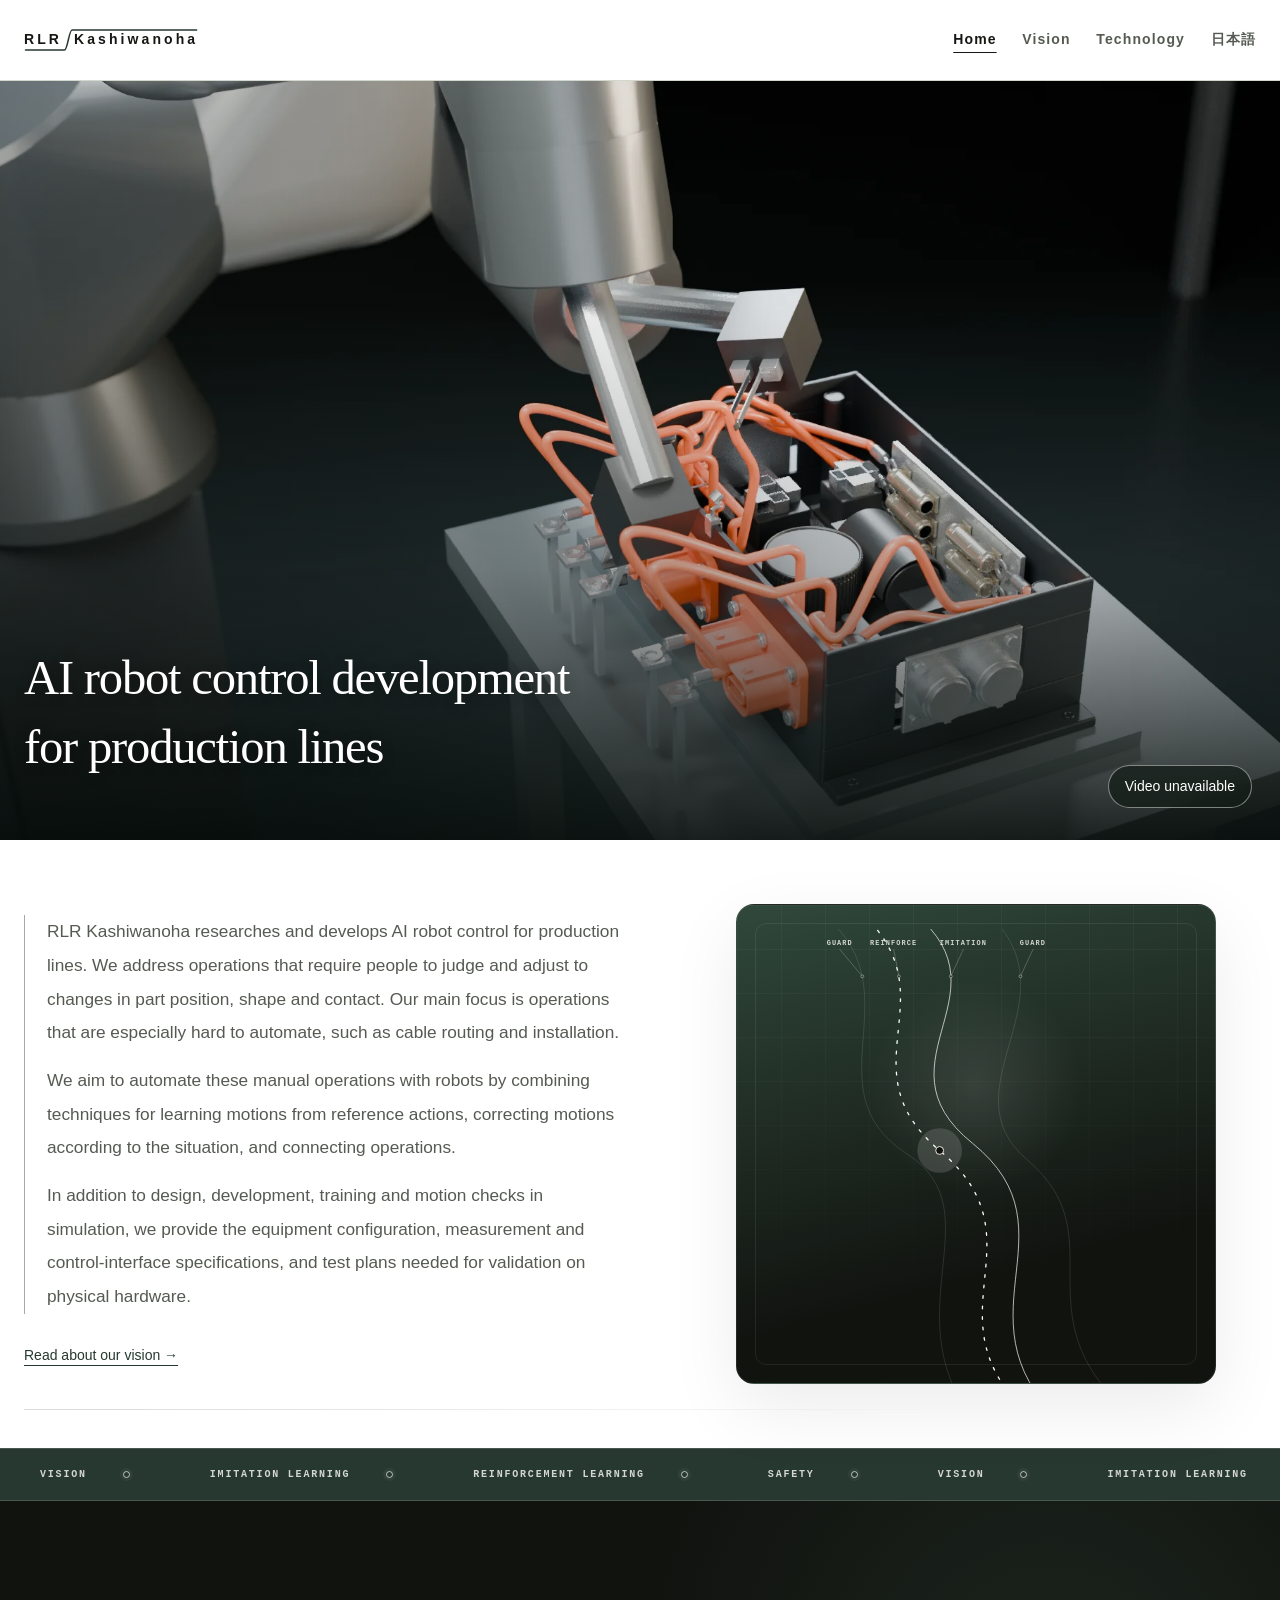
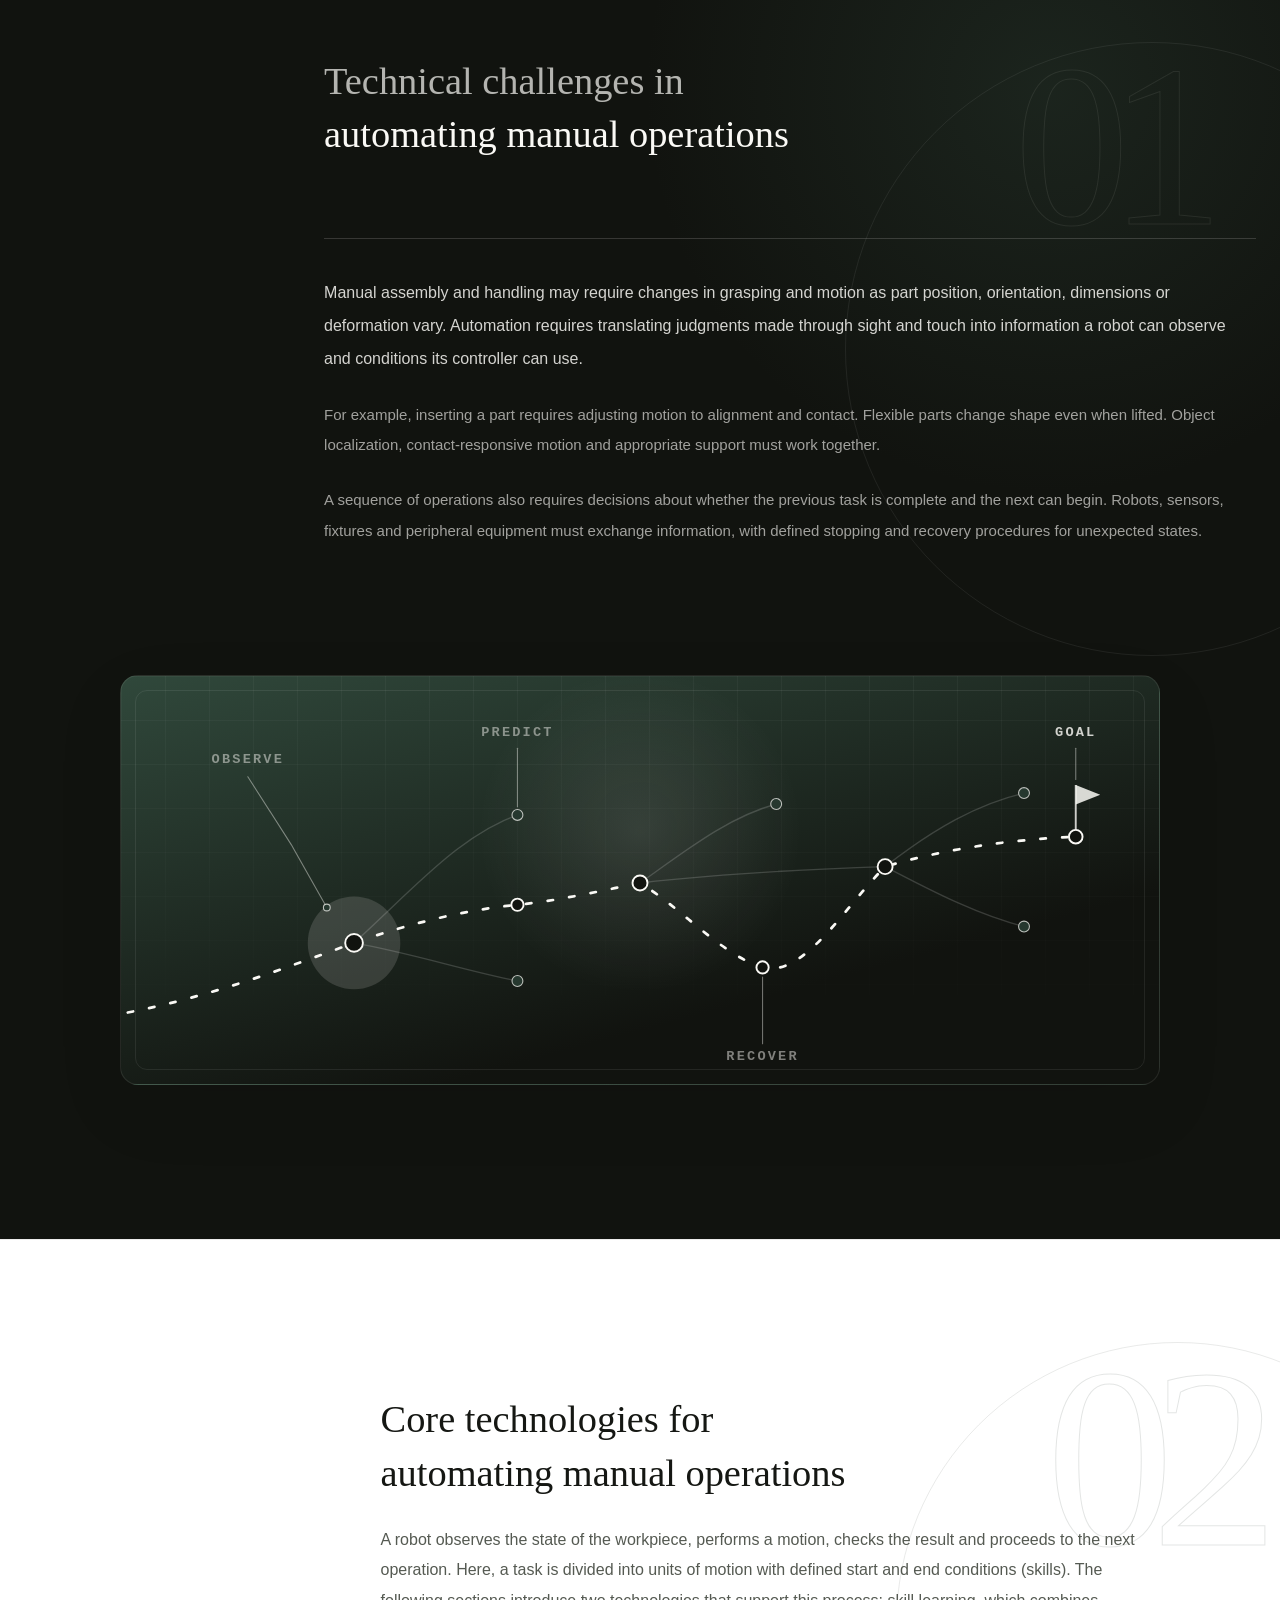
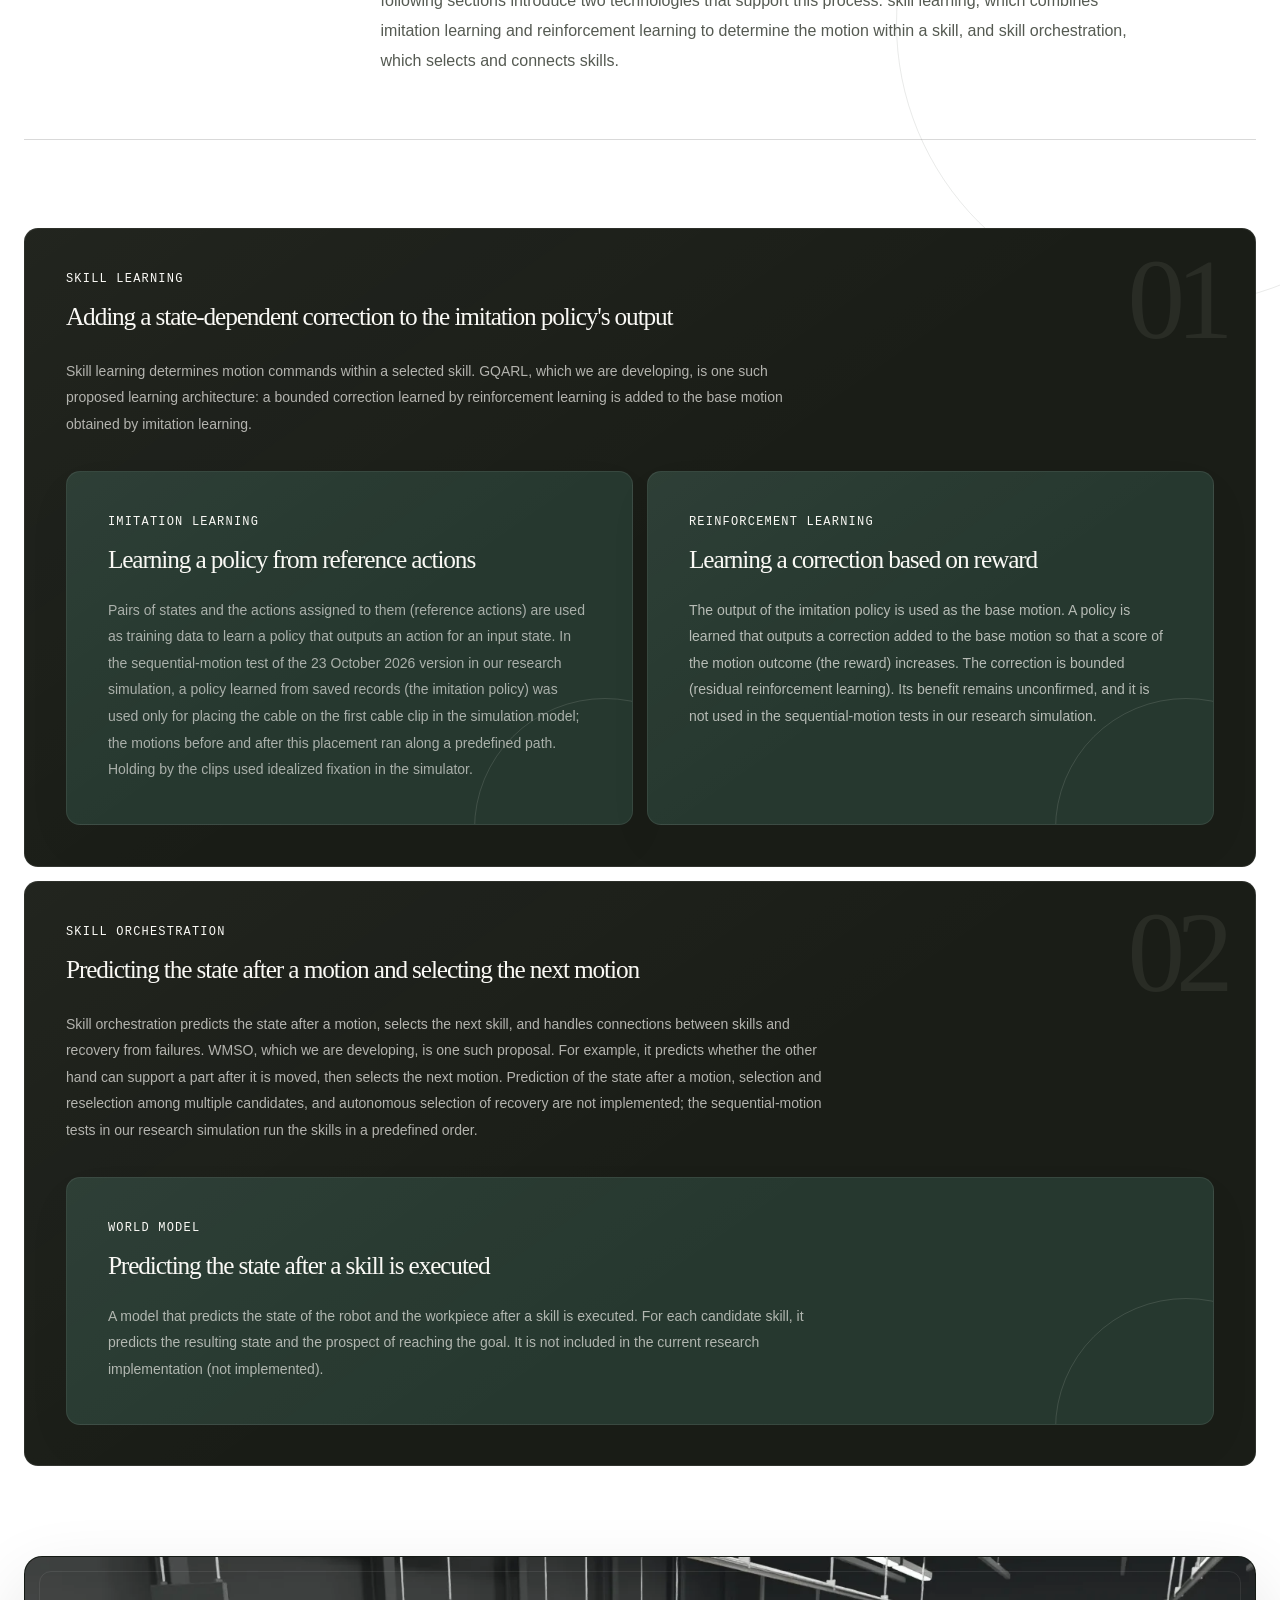
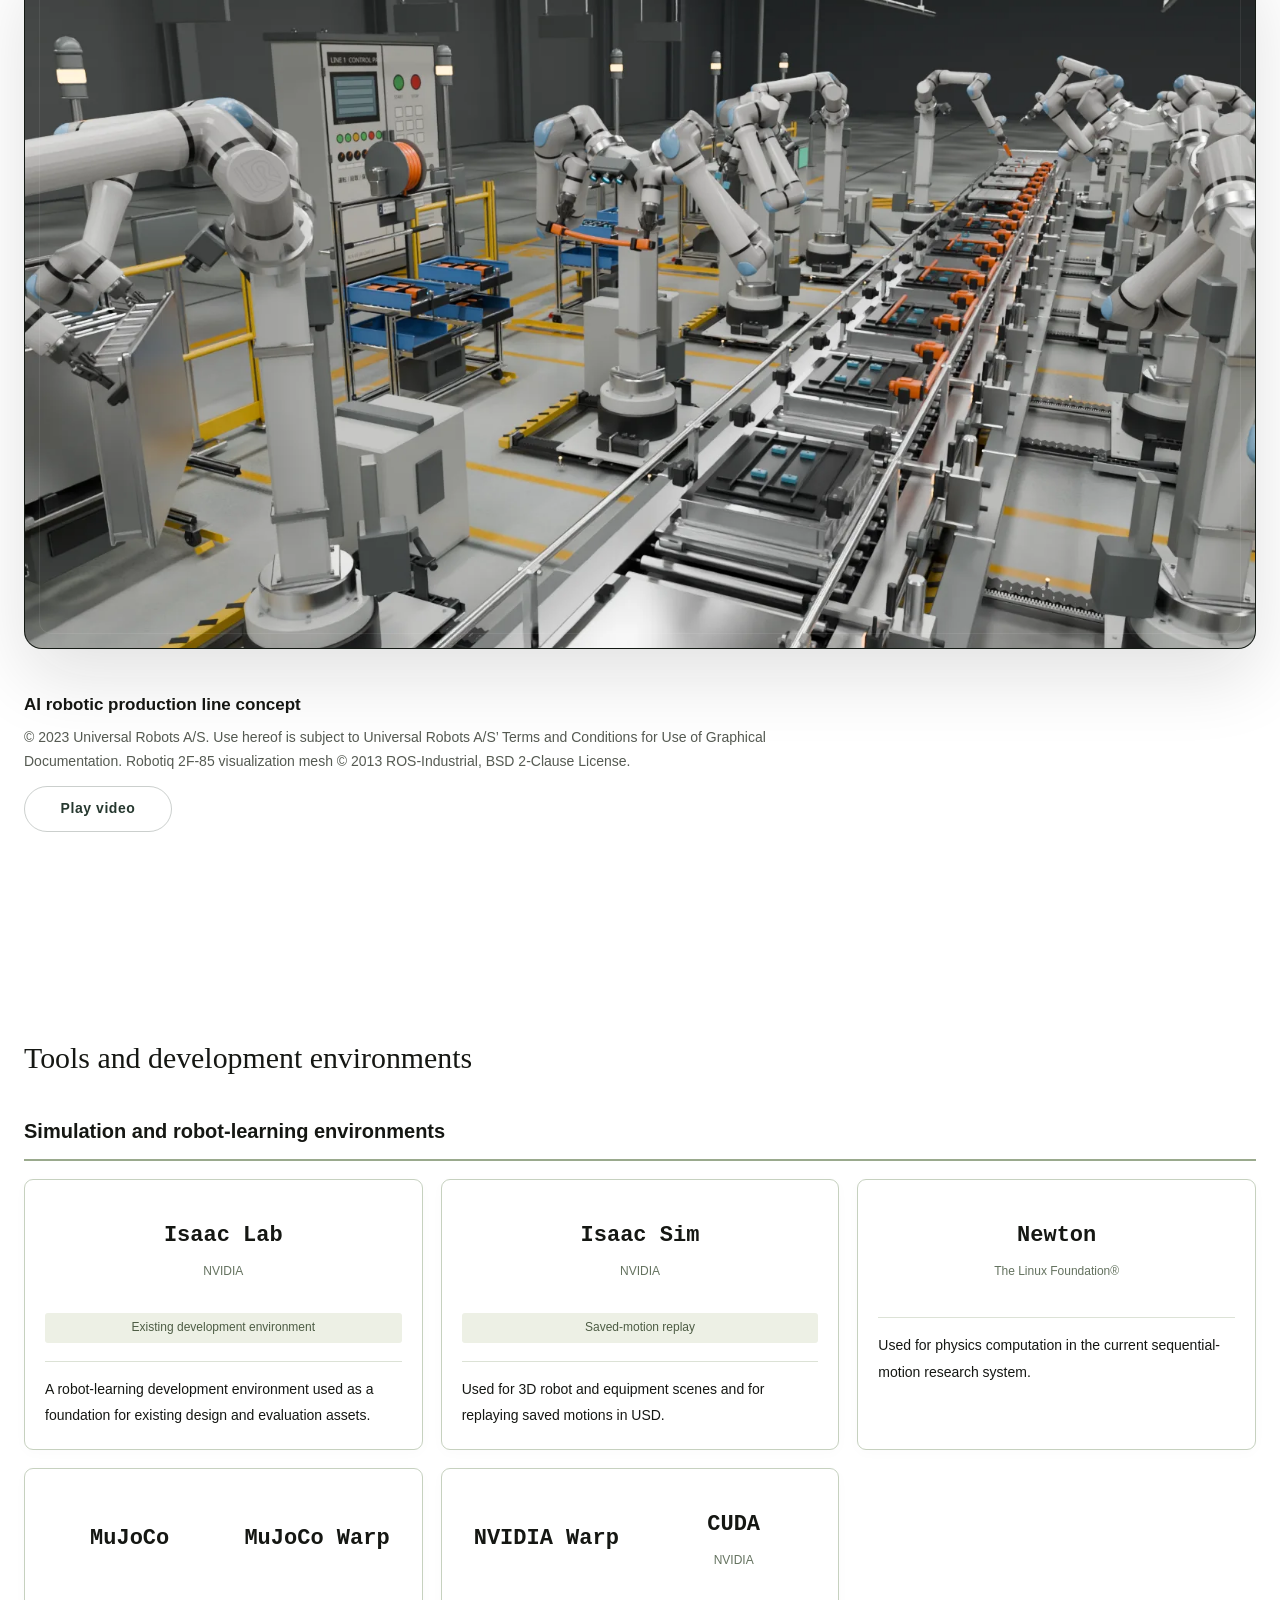
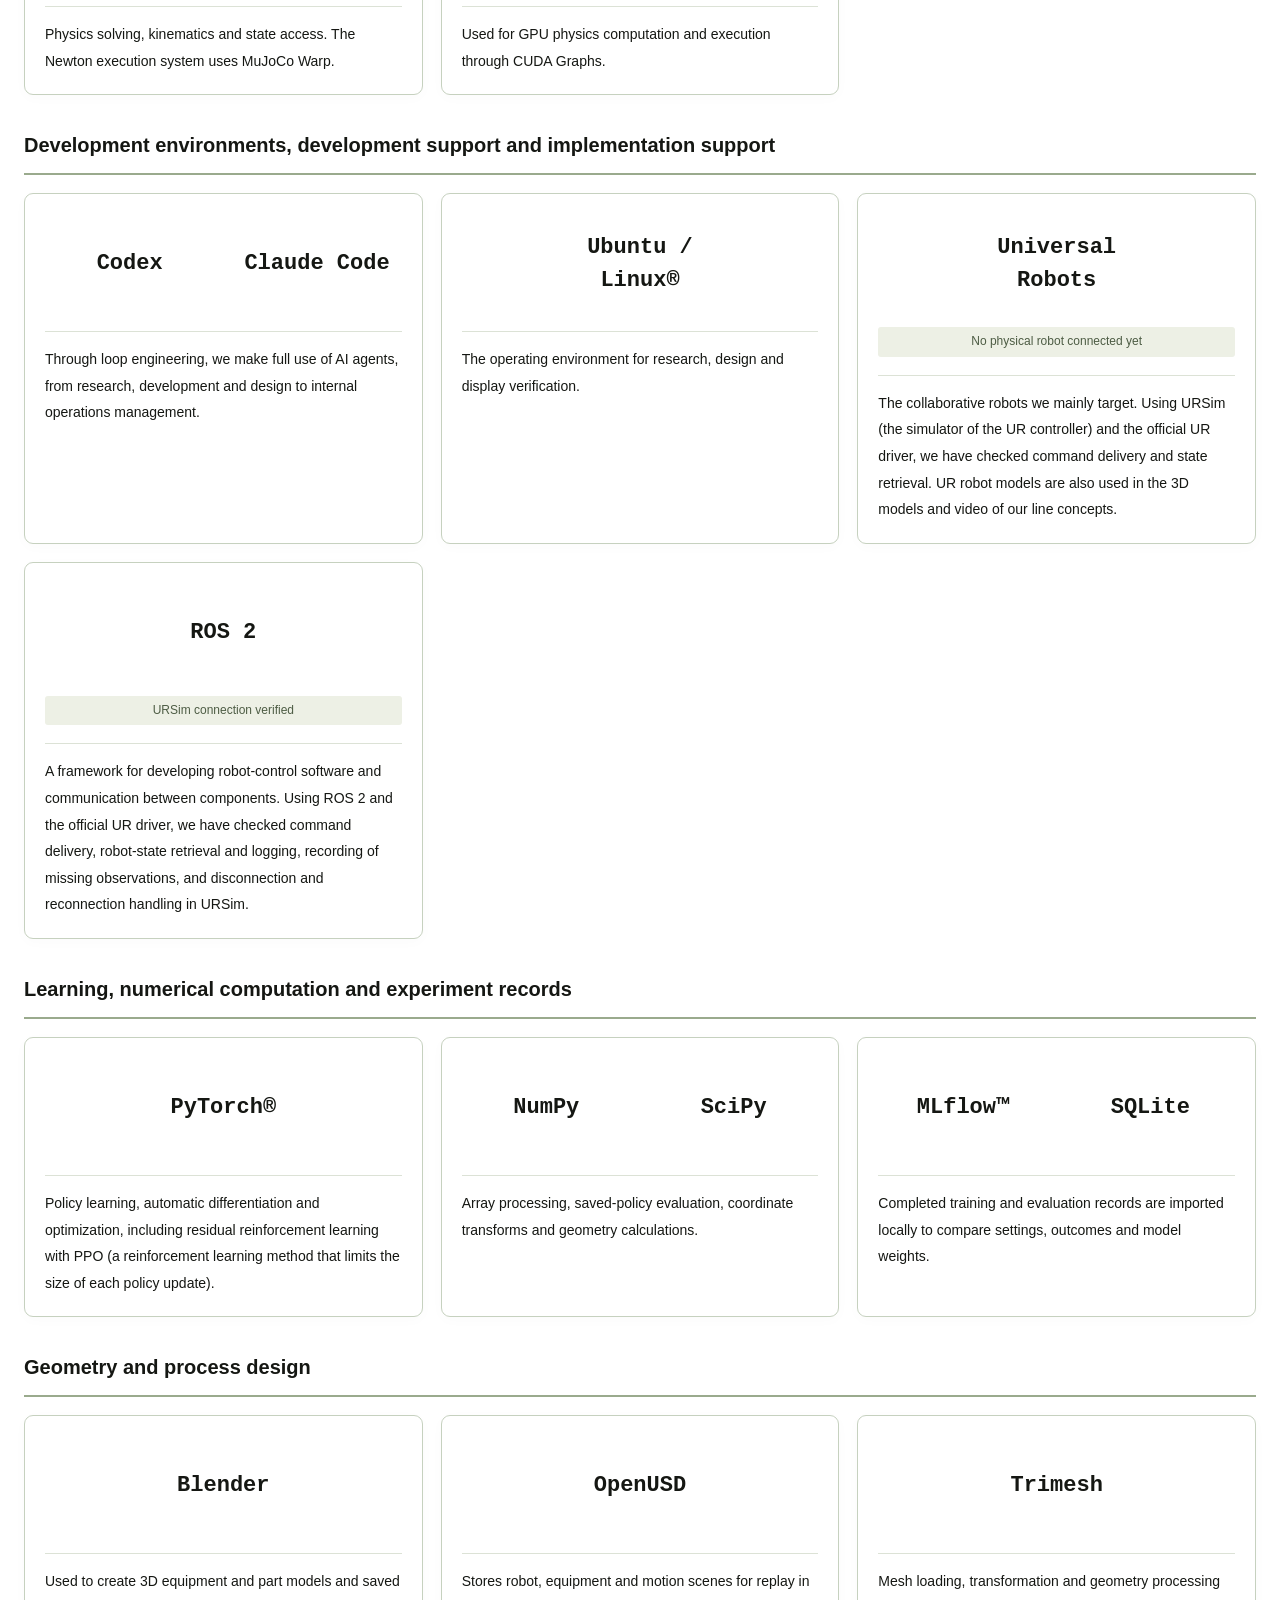
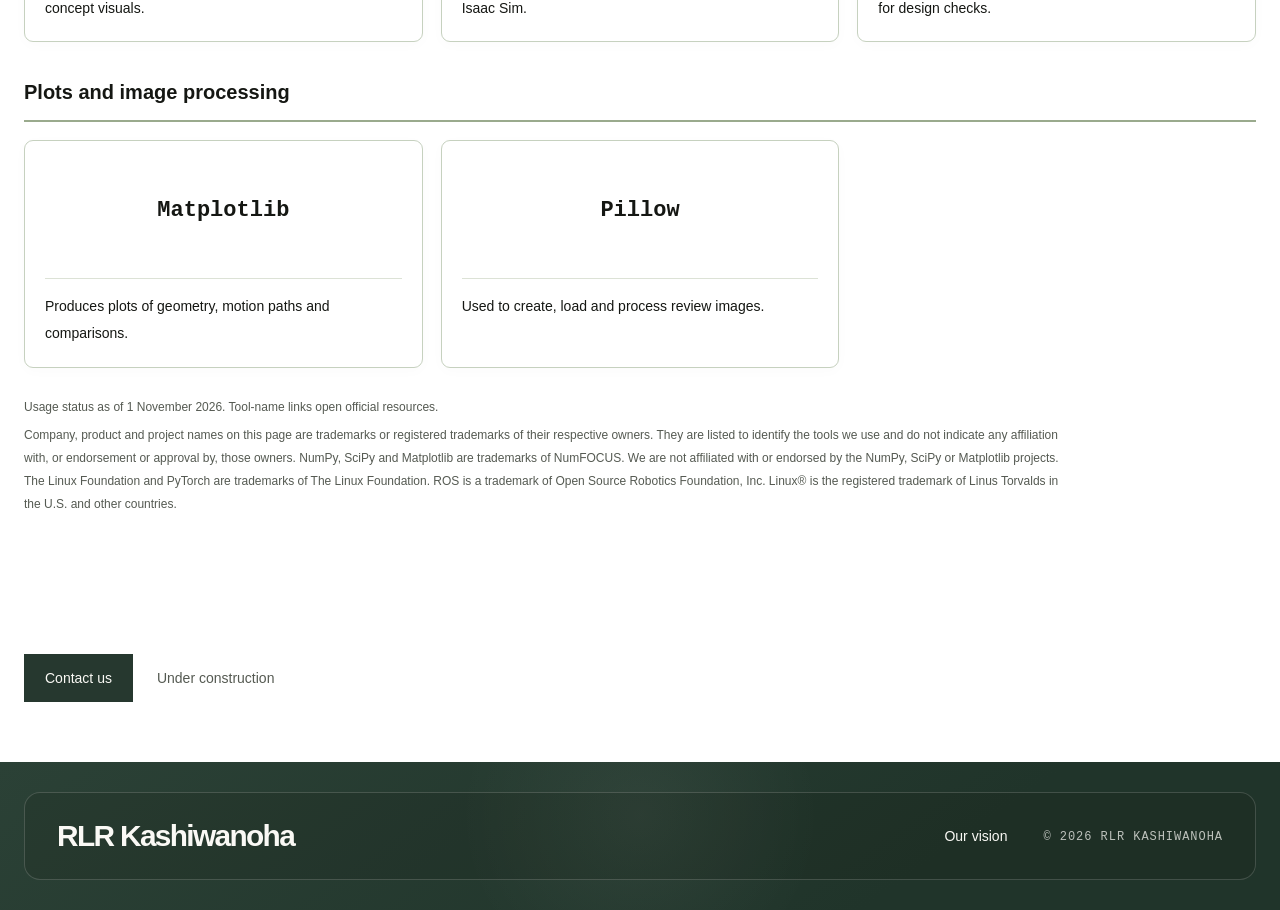
<file: en/index.html>
<!doctype html>
<html lang="en">
  <head>
    <meta charset="utf-8" />
    <meta name="viewport" content="width=device-width, initial-scale=1" />
    <meta name="theme-color" content="#ffffff" />
    <meta
      name="description"
      content="RLR Kashiwanoha develops AI robot control in simulation and specifies validation hardware for hard-to-automate production-line work such as cable routing."
    />
    <meta name="robots" content="index, follow, max-image-preview:large" />
    <link rel="canonical" href="https://rlrk-dev.github.io/en/" />
    <link rel="alternate" hreflang="ja" href="https://rlrk-dev.github.io/" />
    <link rel="alternate" hreflang="en" href="https://rlrk-dev.github.io/en/" />
    <link rel="alternate" hreflang="x-default" href="https://rlrk-dev.github.io/" />
    <link rel="sitemap" type="application/xml" href="https://rlrk-dev.github.io/sitemap.xml" />

    <!-- social-meta:start --><meta property="og:type" content="website"><meta property="og:site_name" content="RLR Kashiwanoha"><meta property="og:title" content="RLR Kashiwanoha — AI Robot Control Development for Production Lines"><meta property="og:description" content="RLR Kashiwanoha develops AI robot control in simulation and specifies validation hardware for hard-to-automate production-line work such as cable routing."><meta property="og:url" content="https://rlrk-dev.github.io/en/"><meta property="og:image" content="https://rlrk-dev.github.io/assets/og-en.png"><meta property="og:image:width" content="1200"><meta property="og:image:height" content="630"><meta property="og:image:type" content="image/png"><meta property="og:image:alt" content="RLR Kashiwanoha — AI robot control development for production lines"><meta property="og:locale" content="en_US"><meta property="og:locale:alternate" content="ja_JP"><meta name="twitter:card" content="summary_large_image"><!-- social-meta:end --><title>RLR Kashiwanoha — AI Robot Control Development for Production Lines</title>

    <style>
      :root {
        --paper: #f1efe8;
        --paper-deep: #e6e2d8;
        --paper-soft: #f7f5ef;
        --ink: #151713;
        --ink-soft: #555a52;
        --night: #11130f;
        --night-soft: #1a1d17;
        --forest: #26382f;
        --forest-bright: #3d5b4b;
        --white: #faf9f5;
        --line: rgba(21, 23, 19, 0.16);
        --line-light: rgba(250, 249, 245, 0.16);
        --shadow-soft: 0 24px 70px rgba(17, 19, 15, 0.08);
        --sans: "Helvetica Neue", "Hiragino Kaku Gothic ProN", "Yu Gothic", YuGothic, Arial, sans-serif;
        --serif: "Yu Mincho", "Hiragino Mincho ProN", "Hiragino Mincho Pro", Georgia, serif;
        --mono: "SFMono-Regular", Consolas, "Liberation Mono", monospace;
        --shell: min(100% - 48px, 1320px);
      }

      *,
      *::before,
      *::after {
        box-sizing: border-box;
      }

      html {
        scroll-behavior: smooth;
      }

      body {
        margin: 0;
        min-width: 320px;
        overflow-x: clip;
        color: var(--ink);
        background: var(--paper);
        font-family: var(--sans);
        font-weight: 400;
        line-height: 1.7;
        text-rendering: optimizeLegibility;
        -webkit-font-smoothing: antialiased;
      }

      body::before {
        position: fixed;
        z-index: -1;
        inset: 0;
        content: "";
        pointer-events: none;
        background-image:
          radial-gradient(circle at 82% 8%, rgba(38, 56, 47, 0.07), transparent 24%),
          linear-gradient(rgba(21, 23, 19, 0.035) 1px, transparent 1px),
          linear-gradient(90deg, rgba(21, 23, 19, 0.035) 1px, transparent 1px);
        background-repeat: no-repeat, repeat, repeat;
        background-size: auto, 48px 48px, 48px 48px;
        mask-image: linear-gradient(to bottom, #000 0%, transparent 72%);
      }

      a {
        color: inherit;
        text-decoration: none;
      }

      .nowrap {
        white-space: nowrap;
      }

      button {
        color: inherit;
        font: inherit;
      }

      :focus-visible {
        outline: 2px solid var(--forest-bright);
        outline-offset: 5px;
      }

      ::selection {
        color: var(--white);
        background: var(--forest);
      }

      .skip-link {
        position: fixed;
        z-index: 100;
        top: 12px;
        left: 12px;
        padding: 10px 14px;
        color: var(--white);
        background: var(--forest);
        transform: translateY(-160%);
        transition: transform 180ms ease;
      }

      .skip-link:focus {
        transform: translateY(0);
      }

      .shell {
        width: var(--shell);
        margin-inline: auto;
      }

      .site-header {
        position: fixed;
        z-index: 50;
        top: 0;
        right: 0;
        left: 0;
        border-bottom: 1px solid transparent;
        transition:
          background-color 240ms ease,
          border-color 240ms ease,
          box-shadow 240ms ease;
      }

      .site-header.is-scrolled,
      .site-header:has(.site-nav.is-open) {
        border-color: var(--line);
        background: rgba(241, 239, 232, 0.92);
        box-shadow: 0 8px 30px rgba(17, 19, 15, 0.045);
        backdrop-filter: blur(20px);
      }

      .nav-shell {
        display: flex;
        align-items: center;
        justify-content: space-between;
        min-height: 80px;
        transition: min-height 240ms ease;
      }

      .site-header.is-scrolled .nav-shell {
        min-height: 68px;
      }

      .brand {
        position: relative;
        display: inline-grid;
        grid-template-columns: auto 7px auto;
        gap: 2.5px;
        align-items: center;
        padding-block: 5px;
        color: var(--ink);
        font-size: 14px;
        font-weight: 700;
        letter-spacing: 0.22em;
        white-space: nowrap;
      }

      .brand > span:not(.brand-sigmoid) {
        position: relative;
        z-index: 1;
      }

      .brand-sigmoid {
        display: block;
        width: 7px;
        height: 20px;
      }

      .brand-sigmoid svg {
        position: absolute;
        z-index: 0;
        top: 50%;
        left: 0;
        width: 100%;
        height: 30px;
        overflow: visible;
        transform: translateY(-50%);
      }

      .site-nav {
        display: flex;
        gap: 34px;
        align-items: center;
      }

      .site-nav a {
        position: relative;
        display: inline-flex;
        gap: 8px;
        align-items: baseline;
        padding-block: 8px;
        color: var(--ink-soft);
        font-size: 12px;
        font-weight: 600;
        letter-spacing: 0.08em;
      }

      .site-nav a::before {
        content: attr(data-index);
        color: rgba(21, 23, 19, 0.38);
        font-family: var(--mono);
        font-size: 7px;
        letter-spacing: 0.08em;
      }

      .site-nav a::after {
        position: absolute;
        right: 0;
        bottom: 3px;
        left: 0;
        height: 1px;
        content: "";
        background: var(--ink);
        transform: scaleX(0);
        transform-origin: right;
        transition: transform 220ms ease;
      }

      .site-nav a:hover,
      .site-nav a:focus-visible,
      .site-nav a.is-active {
        color: var(--ink);
      }

      .site-nav a:hover::after,
      .site-nav a:focus-visible::after,
      .site-nav a.is-active::after {
        transform: scaleX(1);
        transform-origin: left;
      }

      .menu-button {
        display: none;
        width: 42px;
        height: 42px;
        padding: 0;
        border: 1px solid var(--line);
        border-radius: 50%;
        background: transparent;
        cursor: pointer;
      }

      .menu-button span,
      .menu-button::before,
      .menu-button::after {
        display: block;
        width: 16px;
        height: 1px;
        margin: 4px auto;
        content: "";
        background: currentcolor;
        transition: transform 180ms ease;
      }

      .menu-button[aria-expanded="true"] span {
        opacity: 0;
      }

      .menu-button[aria-expanded="true"]::before {
        transform: translateY(5px) rotate(45deg);
      }

      .menu-button[aria-expanded="true"]::after {
        transform: translateY(-5px) rotate(-45deg);
      }

      .hero {
        position: relative;
        isolation: isolate;
        display: grid;
        grid-template-columns: minmax(0, 1.1fr) minmax(360px, 0.9fr);
        column-gap: clamp(48px, 6vw, 90px);
        row-gap: 24px;
        align-items: center;
        min-height: 100svh;
        padding-top: 112px;
        padding-bottom: 80px;
      }

      .hero::before {
        position: absolute;
        z-index: -1;
        top: 0;
        bottom: 0;
        left: 50%;
        width: 100vw;
        content: "";
        background:
          linear-gradient(
            105deg,
            rgba(247, 245, 239, 0.86) 0%,
            rgba(241, 239, 232, 0.72) 48%,
            rgba(241, 239, 232, 0.6) 100%
          ),
          url("/assets/hero-kashiwanoha-landscape.webp") center / cover no-repeat;
        pointer-events: none;
        transform: translateX(-50%);
        -webkit-mask-image: linear-gradient(to bottom, #000 0%, #000 76%, transparent 100%);
        mask-image: linear-gradient(to bottom, #000 0%, #000 76%, transparent 100%);
      }

      .hero::after {
        position: absolute;
        right: 0;
        bottom: 38px;
        left: 0;
        height: 1px;
        content: "";
        background: linear-gradient(90deg, var(--line), transparent 78%);
      }

      .hero-copy {
        position: relative;
        z-index: 2;
      }

      .eyebrow {
        display: flex;
        gap: 14px;
        align-items: center;
        margin: 0 0 34px;
        font-family: var(--mono);
        font-size: 11px;
        font-weight: 600;
        letter-spacing: 0.16em;
        text-transform: uppercase;
      }

      .eyebrow::before {
        width: 24px;
        height: 1px;
        content: "";
        background: currentcolor;
      }

      .eyebrow span {
        display: grid;
        width: 30px;
        height: 30px;
        place-items: center;
        border: 1px solid var(--line);
        border-radius: 50%;
        color: var(--forest);
        font-size: 8px;
      }

      .hero-title {
        max-width: 860px;
        margin: 0;
        font-family: var(--serif);
        font-size: clamp(52px, 5.25vw, 86px);
        font-weight: 500;
        letter-spacing: -0.055em;
        line-height: 1.06;
      }

      .hero-line {
        color: var(--forest);
        white-space: nowrap;
      }

      .hero-lead {
        max-width: 600px;
        margin: 38px 0 0;
        padding-left: 22px;
        border-left: 1px solid rgba(38, 56, 47, 0.42);
        color: var(--ink-soft);
        font-size: clamp(16px, 1.2vw, 18px);
        line-height: 1.9;
      }

      .hero-note {
        max-width: 600px;
        margin: 10px 0 0;
        padding-left: 23px;
        color: var(--ink-soft);
        font-size: 11px;
        letter-spacing: 0.02em;
        line-height: 1.6;
      }

      .hero-scroll {
        display: inline-flex;
        gap: 14px;
        align-items: center;
        margin-top: 46px;
        color: var(--ink-soft);
        font-family: var(--mono);
        font-size: 9px;
        font-weight: 600;
        letter-spacing: 0.16em;
        text-transform: uppercase;
      }

      .hero-scroll::after {
        width: 54px;
        height: 1px;
        content: "";
        background: var(--forest);
        transition: width 220ms ease;
      }

      .hero-scroll:hover::after,
      .hero-scroll:focus-visible::after {
        width: 76px;
      }

      .hero-art {
        position: relative;
        min-height: 0;
        aspect-ratio: 1;
        overflow: hidden;
        border: 1px solid rgba(250, 249, 245, 0.09);
        border-radius: 18px;
        color: var(--white);
        background:
          radial-gradient(circle at 50% 38%, rgba(250, 249, 245, 0.11), transparent 28%),
          linear-gradient(165deg, #30483b 0%, var(--night) 72%);
        box-shadow: var(--shadow-soft);
        isolation: isolate;
      }

      .hero-art::before {
        position: absolute;
        z-index: 0;
        inset: 0;
        content: "";
        background-image:
          linear-gradient(rgba(255, 255, 255, 0.04) 1px, transparent 1px),
          linear-gradient(90deg, rgba(255, 255, 255, 0.04) 1px, transparent 1px);
        background-size: 44px 44px;
        mask-image: linear-gradient(to bottom, #000, transparent 92%);
      }

      .hero-art::after {
        position: absolute;
        z-index: 2;
        inset: 18px;
        content: "";
        border: 1px solid rgba(250, 249, 245, 0.08);
        border-radius: 11px;
        pointer-events: none;
      }

      .hero-art svg {
        position: absolute;
        z-index: 1;
        inset: 5% -7% -4%;
        width: 114%;
        height: 99%;
        transition: transform 700ms cubic-bezier(0.22, 1, 0.36, 1);
      }

      .hero-art--world-model {
        min-height: 0;
        aspect-ratio: 760 / 300;
      }

      .purpose-model {
        width: min(100%, 1040px);
        margin: clamp(84px, 10vw, 144px) auto 0;
      }

      .hero-art--world-model svg {
        inset: 0;
        width: 100%;
        height: 100%;
      }

      .hero-art--world-model::after {
        inset: 14px;
        border-radius: 12px;
      }

      .hero-art--world-model .hero-model-mobile {
        display: none;
      }

      .hero-art > img {
        position: absolute;
        z-index: 1;
        inset: 0;
        width: 100%;
        height: 100%;
        object-fit: cover;
      }

      @media (hover: hover) {
        .hero-art:hover svg {
          transform: scale(1.012);
        }
      }

      .thread-path {
        fill: none;
        stroke: rgba(250, 249, 245, 0.76);
        stroke-linecap: round;
        stroke-width: 1.4;
      }

      .thread-path--soft {
        stroke: rgba(250, 249, 245, 0.17);
        stroke-width: 1;
      }

      .thread-path--accent {
        stroke: var(--white);
        stroke-dasharray: 4 12;
        stroke-width: 2;
        animation: thread-flow 16s linear infinite;
      }

      .thread-node {
        fill: var(--night);
        stroke: var(--white);
        stroke-width: 1.4;
      }

      .thread-label {
        fill: rgba(250, 249, 245, 0.48);
        font-family: var(--mono);
        font-size: 10.5px;
        font-weight: 600;
        letter-spacing: 0.16em;
        text-anchor: middle;
      }

      .thread-label--primary {
        fill: rgba(250, 249, 245, 0.82);
      }

      .hero-art--world-model .thread-label {
        font-size: 10px;
      }

      .thread-leader {
        fill: none;
        stroke: rgba(250, 249, 245, 0.42);
        stroke-linecap: round;
        stroke-width: 0.8;
      }

      .thread-leader-node {
        fill: var(--forest);
        stroke: rgba(250, 249, 245, 0.72);
        stroke-width: 0.8;
      }

      .thread-glow {
        fill: var(--white);
        opacity: 0.14;
        transform-origin: center;
        animation: pulse 3.2s ease-in-out infinite;
      }

      .signal-strip {
        overflow: hidden;
        color: rgba(250, 249, 245, 0.82);
        border-top: 1px solid var(--line-light);
        border-bottom: 1px solid var(--line-light);
        background: var(--forest);
      }

      .signal-track {
        display: flex;
        width: max-content;
        animation: marquee 28s linear infinite;
      }

      .signal-item {
        display: inline-flex;
        gap: 36px;
        align-items: center;
        padding: 17px 40px;
        font-family: var(--mono);
        font-size: 10px;
        font-weight: 600;
        letter-spacing: 0.18em;
        text-transform: uppercase;
      }

      .signal-item::after {
        width: 7px;
        height: 7px;
        content: "";
        border: 1px solid rgba(250, 249, 245, 0.7);
        border-radius: 50%;
        background: transparent;
        box-shadow: 0 0 0 3px rgba(250, 249, 245, 0.045);
      }

      .section {
        scroll-margin-top: 80px;
        padding-block: clamp(104px, 12vw, 180px);
      }

      .section-label {
        display: flex;
        gap: 14px;
        align-items: center;
        margin: 0;
        font-family: var(--mono);
        font-size: 9px;
        font-weight: 600;
        letter-spacing: 0.18em;
        text-transform: uppercase;
      }

      .section-label span {
        display: grid;
        width: 32px;
        height: 32px;
        min-width: 32px;
        place-items: center;
        border: 1px solid var(--line);
        border-radius: 50%;
        color: var(--ink-soft);
        font-size: 8px;
        letter-spacing: 0.08em;
      }

      .purpose {
        position: relative;
        overflow: hidden;
        color: var(--white);
        background:
          radial-gradient(circle at 82% 14%, rgba(61, 91, 75, 0.24), transparent 26%),
          var(--night);
      }

      .purpose::before {
        position: absolute;
        top: clamp(110px, 11vw, 176px);
        right: clamp(-300px, -14vw, -150px);
        width: clamp(440px, 48vw, 760px);
        aspect-ratio: 1;
        content: "";
        border: 1px solid rgba(250, 249, 245, 0.07);
        border-radius: 50%;
        pointer-events: none;
      }

      .purpose::after {
        position: absolute;
        top: clamp(112px, 12vw, 180px);
        right: clamp(24px, 6vw, 96px);
        content: "01";
        color: transparent;
        font-family: var(--serif);
        font-size: clamp(126px, 18vw, 252px);
        font-weight: 500;
        letter-spacing: -0.09em;
        line-height: 0.8;
        pointer-events: none;
        -webkit-text-stroke: 1px rgba(250, 249, 245, 0.08);
      }

      .purpose > .shell {
        position: relative;
        z-index: 1;
      }

      .purpose .section-label span {
        color: rgba(250, 249, 245, 0.58);
        border-color: var(--line-light);
      }

      .purpose-copy {
        color: rgba(250, 249, 245, 0.68);
      }

      .purpose-grid {
        position: relative;
        display: grid;
        grid-template-columns: minmax(180px, 0.35fr) minmax(0, 1.65fr);
        gap: clamp(48px, 8vw, 130px);
      }

      .purpose-statement {
        max-width: 960px;
        margin: 0;
        color: rgba(250, 249, 245, 0.7);
        font-family: var(--serif);
        font-size: clamp(42px, 5vw, 72px);
        font-weight: 500;
        letter-spacing: -0.05em;
        line-height: 1.25;
        white-space: nowrap;
      }

      .purpose-statement em {
        color: var(--white);
        font-style: normal;
      }

      .purpose-bottom {
        display: grid;
        grid-template-columns: minmax(0, 1.45fr) minmax(240px, 0.55fr);
        gap: clamp(40px, 5vw, 76px);
        margin-top: 76px;
        padding-top: 38px;
        border-top: 1px solid var(--line-light);
      }

      .purpose-copy {
        max-width: 680px;
        margin: 0;
      }

      .purpose-copy p {
        margin: 0;
        color: rgba(250, 249, 245, 0.62);
        font-size: 15px;
        line-height: 2.05;
      }

      .purpose-copy p + p {
        margin-top: 24px;
      }

      .purpose-copy p:first-child {
        color: rgba(250, 249, 245, 0.84);
        font-size: 16px;
      }

      .purpose-quote {
        position: relative;
        justify-self: end;
        max-width: 360px;
        margin: 0;
        padding: 24px 0 24px 28px;
        border-left: 1px solid rgba(250, 249, 245, 0.28);
        color: var(--white);
        font-family: var(--serif);
        font-size: 24px;
        line-height: 1.5;
      }

      .purpose-quote small {
        display: block;
        margin-top: 18px;
        color: rgba(250, 249, 245, 0.48);
        font-family: var(--mono);
        font-size: 9px;
        letter-spacing: 0.16em;
        text-transform: uppercase;
      }

      .section-title {
        max-width: 820px;
        margin: 0;
        font-family: var(--serif);
        font-size: clamp(36px, 4.8vw, 70px);
        font-weight: 500;
        letter-spacing: -0.055em;
        line-height: 1.2;
      }

      .core {
        position: relative;
        overflow: hidden;
        padding-bottom: clamp(88px, 9vw, 132px);
        border-top: 1px solid rgba(21, 23, 19, 0.08);
        background: var(--paper-deep);
      }

      .core::before {
        position: absolute;
        top: clamp(74px, 8vw, 122px);
        right: clamp(-280px, -14vw, -120px);
        width: clamp(360px, 44vw, 680px);
        aspect-ratio: 1;
        content: "";
        border: 1px solid rgba(38, 56, 47, 0.1);
        border-radius: 50%;
        pointer-events: none;
      }

      .core > .shell {
        position: relative;
        z-index: 1;
      }

      .core-head {
        position: relative;
        isolation: isolate;
        display: grid;
        grid-template-columns: 0.45fr 1.55fr;
        gap: clamp(48px, 8vw, 130px);
        align-items: start;
        min-height: clamp(220px, 24vw, 320px);
        margin-bottom: clamp(52px, 7vw, 88px);
        padding-bottom: clamp(40px, 5vw, 62px);
        border-bottom: 1px solid var(--line);
      }

      .core-head::after {
        position: absolute;
        z-index: 0;
        top: -0.14em;
        right: 0;
        content: "02";
        color: transparent;
        font-family: var(--serif);
        font-size: clamp(132px, 20vw, 278px);
        font-weight: 500;
        letter-spacing: -0.09em;
        line-height: 0.8;
        pointer-events: none;
        -webkit-text-stroke: 1px rgba(38, 56, 47, 0.13);
      }

      .core-head > * {
        position: relative;
        z-index: 1;
      }

      .core-heading {
        align-self: end;
        max-width: 900px;
      }

      .core-intro {
        max-width: 650px;
        margin: 32px 0 0;
        color: var(--ink-soft);
        font-size: 16px;
        line-height: 2;
      }

      .concept-film {
        margin: 0 0 clamp(64px, 8vw, 104px);
      }

      .concept-film-frame {
        position: relative;
        isolation: isolate;
        overflow: hidden;
        aspect-ratio: 16 / 9;
        border: 1px solid rgba(38, 56, 47, 0.18);
        border-radius: 18px;
        background: var(--night);
        box-shadow: 0 28px 72px rgba(17, 19, 15, 0.12);
      }

      .concept-film-frame::after {
        position: absolute;
        z-index: 2;
        inset: 14px;
        content: "";
        border: 1px solid rgba(250, 249, 245, 0.08);
        border-radius: 12px;
        pointer-events: none;
      }

      .concept-film-video {
        display: block;
        width: 100%;
        height: 100%;
        object-fit: cover;
      }

      .concept-film-caption {
        padding: clamp(26px, 3.4vw, 42px) 0 0;
      }


      .concept-film-detail {
        display: grid;
        gap: 22px;
      }

      .concept-film-credit {
        max-width: 580px;
        margin: 0;
        color: var(--ink-soft);
        font-size: 9px;
        line-height: 1.7;
        opacity: 0.72;
      }

      .concept-film-credit a {
        color: inherit;
        text-underline-offset: 0.2em;
      }

      .concept-film-toggle {
        justify-self: start;
        min-width: 132px;
        padding: 10px 16px;
        border: 1px solid rgba(38, 56, 47, 0.24);
        border-radius: 999px;
        color: var(--forest);
        background: transparent;
        font-family: var(--mono);
        font-size: 9px;
        font-weight: 600;
        letter-spacing: 0.12em;
        text-transform: uppercase;
        cursor: pointer;
        transition:
          color 180ms ease,
          background-color 180ms ease,
          border-color 180ms ease;
      }

      .concept-film-toggle:hover,
      .concept-film-toggle:focus-visible {
        color: var(--white);
        border-color: var(--forest);
        background: var(--forest);
      }

      .core-map {
        display: grid;
        grid-template-columns: repeat(12, minmax(0, 1fr));
        gap: 14px;
        background: transparent;
      }

      .core-card {
        position: relative;
        isolation: isolate;
        overflow: hidden;
        display: flex;
        flex-direction: column;
        min-height: 390px;
        padding: clamp(28px, 3.2vw, 46px);
        border: 1px solid var(--line);
        border-radius: 14px;
        background:
          linear-gradient(145deg, rgba(250, 249, 245, 0.36), transparent 54%),
          var(--paper);
        box-shadow: 0 20px 52px rgba(17, 19, 15, 0.035);
        transition:
          translate 300ms cubic-bezier(0.22, 1, 0.36, 1),
          border-color 300ms ease,
          box-shadow 300ms ease;
      }

      .core-card--vla {
        grid-column: 1 / -1;
      }

      .core-card::before {
        position: absolute;
        z-index: 0;
        right: -104px;
        bottom: -136px;
        width: 262px;
        aspect-ratio: 1;
        content: "";
        border: 1px solid rgba(38, 56, 47, 0.12);
        border-radius: 50%;
        pointer-events: none;
      }

      .core-card::after {
        position: absolute;
        z-index: 0;
        top: clamp(12px, 1.8vw, 24px);
        right: clamp(18px, 2.4vw, 34px);
        content: attr(data-step);
        color: rgba(38, 56, 47, 0.075);
        font-family: var(--serif);
        font-size: clamp(84px, 9vw, 132px);
        font-weight: 500;
        letter-spacing: -0.08em;
        line-height: 0.82;
        pointer-events: none;
      }

      .core-card > * {
        position: relative;
        z-index: 1;
      }

      .core-card--imitation {
        grid-column: span 7;
        color: var(--white);
        border-color: rgba(250, 249, 245, 0.08);
        background:
          linear-gradient(145deg, rgba(250, 249, 245, 0.035), transparent 52%),
          var(--forest);
      }

      .core-card--reinforcement {
        grid-column: span 5;
        color: var(--white);
        border-color: rgba(250, 249, 245, 0.08);
        background:
          linear-gradient(145deg, rgba(250, 249, 245, 0.035), transparent 52%),
          var(--forest);
      }

      .core-card--architecture {
        grid-column: 1 / -1;
        min-height: 410px;
        color: var(--white);
        border-color: rgba(250, 249, 245, 0.08);
        background:
          linear-gradient(145deg, rgba(250, 249, 245, 0.035), transparent 52%),
          var(--night-soft);
      }

      .core-card--outcome {
        grid-column: span 4;
        min-height: 410px;
        color: var(--night);
      }

      .core-card--imitation::before,
      .core-card--reinforcement::before,
      .core-card--architecture::before {
        border-color: rgba(250, 249, 245, 0.12);
      }

      .core-card--imitation::after,
      .core-card--reinforcement::after,
      .core-card--architecture::after {
        color: rgba(250, 249, 245, 0.065);
      }

      .core-card--vla-content,
      .core-card--architecture-content {
        display: grid;
        grid-template-columns: minmax(0, 0.9fr) minmax(0, 1.1fr);
        gap: clamp(32px, 6vw, 96px);
        align-items: end;
        margin-top: auto;
      }

      .core-card--outcome-content {
        display: grid;
        grid-template-columns: 1fr;
        gap: 24px;
        margin-top: auto;
      }

      .core-card--vla h3,
      .core-card--architecture h3,
      .core-card--outcome h3 {
        margin: 0;
      }

      .core-card--outcome h3 {
        max-width: 340px;
        /* Three nouns and a verb do not fit at the display size the other
           cards use, and this card is the narrow one of its row. */
        font-size: clamp(25px, 2.5vw, 34px);
        color: var(--forest);
      }

      .core-card--outcome p {
        color: var(--ink-soft);
      }


      .core-card-meta {
        display: flex;
        align-items: center;
        justify-content: flex-start;
        width: 100%;
        font-family: var(--mono);
        font-size: 9px;
        font-weight: 600;
        letter-spacing: 0.15em;
        text-transform: uppercase;
      }

      .core-card-meta::after {
        flex: 1;
        height: 1px;
        margin-left: 18px;
        content: "";
        background: currentColor;
        opacity: 0.18;
      }

      .core-card h3 {
        margin: auto 0 18px;
        font-family: var(--serif);
        font-size: clamp(31px, 3.4vw, 48px);
        font-weight: 500;
        letter-spacing: -0.045em;
        line-height: 1.25;
      }

      .core-card h3 small {
        display: block;
        margin-bottom: 10px;
        font-family: var(--mono);
        font-size: 10px;
        font-weight: 500;
        letter-spacing: 0.12em;
        text-transform: uppercase;
      }

      .core-card p {
        max-width: 510px;
        margin: 0;
        color: var(--ink-soft);
        font-size: 14px;
        line-height: 1.9;
      }

      .core-card--imitation p {
        color: rgba(250, 249, 245, 0.62);
      }

      .core-card--reinforcement p {
        color: rgba(250, 249, 245, 0.68);
      }

      .core-card--architecture p {
        max-width: 510px;
        color: rgba(250, 249, 245, 0.68);
      }

      .core-card:nth-child(2).is-visible {
        animation-delay: 70ms;
      }

      .core-card:nth-child(3).is-visible {
        animation-delay: 90ms;
      }

      .core-card:nth-child(4).is-visible {
        animation-delay: 160ms;
      }

      @media (hover: hover) {
        .core-card:hover {
          border-color: rgba(38, 56, 47, 0.3);
          box-shadow: 0 28px 64px rgba(17, 19, 15, 0.09);
          translate: 0 -4px;
        }

        .core-card--imitation:hover,
        .core-card--reinforcement:hover,
        .core-card--architecture:hover {
          border-color: rgba(250, 249, 245, 0.2);
        }
      }

      .mobile-break {
        display: none;
      }

      .closing {
        position: relative;
        overflow: hidden;
        padding-block: clamp(132px, 15vw, 216px) 64px;
        color: var(--white);
        background:
          radial-gradient(circle at 50% 36%, rgba(250, 249, 245, 0.055), transparent 28%),
          linear-gradient(145deg, #2b4136 0%, #20342a 72%);
      }

      .closing::before {
        position: absolute;
        top: 9%;
        left: 50%;
        width: clamp(430px, 58vw, 840px);
        aspect-ratio: 1;
        content: "";
        border: 1px solid rgba(250, 249, 245, 0.08);
        border-radius: 50%;
        pointer-events: none;
        transform: translateX(-50%);
      }

      .closing::after {
        position: absolute;
        right: clamp(-20px, 2vw, 38px);
        bottom: 80px;
        content: "03";
        color: transparent;
        font-family: var(--serif);
        font-size: clamp(150px, 22vw, 310px);
        font-weight: 500;
        letter-spacing: -0.09em;
        line-height: 0.8;
        pointer-events: none;
        -webkit-text-stroke: 1px rgba(250, 249, 245, 0.075);
      }

      .closing > .shell {
        position: relative;
        z-index: 1;
      }

      .closing-label {
        position: absolute;
        top: 0;
        left: 0;
        color: rgba(250, 249, 245, 0.72);
      }

      .closing-label span {
        color: rgba(250, 249, 245, 0.58);
        border-color: var(--line-light);
      }

      .closing-message {
        position: relative;
        max-width: 1040px;
        margin: 0 auto;
        padding-top: 108px;
        text-align: center;
      }

      .closing-message::before {
        position: absolute;
        top: 0;
        left: 50%;
        width: 1px;
        height: 76px;
        content: "";
        background: linear-gradient(var(--white), transparent);
        opacity: 0.52;
      }

      .closing h2 {
        margin: 0;
        color: rgba(250, 249, 245, 0.68);
        font-family: var(--serif);
        font-size: clamp(44px, 5.5vw, 72px);
        font-weight: 500;
        letter-spacing: -0.055em;
        line-height: 1.25;
      }

      .closing h2 em {
        color: var(--white);
        font-style: normal;
      }

      .site-footer {
        display: flex;
        gap: 24px;
        align-items: end;
        justify-content: space-between;
        margin-top: 150px;
        padding: 30px 32px;
        border: 1px solid var(--line-light);
        border-radius: 16px;
        background: rgba(17, 19, 15, 0.12);
      }

      .footer-wordmark {
        margin: 0;
        font-size: clamp(14px, 2.33vw, 30px);
        font-weight: 700;
        letter-spacing: -0.055em;
        line-height: 0.85;
      }

      .footer-meta {
        color: rgba(250, 249, 245, 0.48);
        font-family: var(--mono);
        font-size: 9px;
        letter-spacing: 0.12em;
        line-height: 1.8;
        text-align: right;
        text-transform: uppercase;
      }

      .footer-details {
        display: flex;
        gap: 36px;
        align-items: end;
      }

      .footer-contact {
        margin: 0;
        color: rgba(250, 249, 245, 0.78);
        font-size: 12px;
        line-height: 1.8;
        text-align: right;
      }

      .footer-contact span {
        display: block;
        color: rgba(250, 249, 245, 0.42);
        font-family: var(--mono);
        font-size: 9px;
        letter-spacing: 0.14em;
        text-transform: uppercase;
      }

      .footer-contact a {
        display: inline-flex;
        gap: 8px;
        align-items: center;
        border-bottom: 1px solid rgba(250, 249, 245, 0.3);
        transition: border-color 180ms ease;
      }

      .footer-contact a::after {
        content: "↗";
        font-size: 10px;
      }

      .footer-contact a:hover,
      .footer-contact a:focus-visible {
        border-color: var(--white);
      }

      .reveal {
        opacity: 1;
        transform: none;
      }

      .reveal.is-visible {
        animation: reveal-up 720ms cubic-bezier(0.22, 1, 0.36, 1) both;
      }

      @keyframes reveal-up {
        from {
          opacity: 0;
          transform: translateY(24px);
        }
        to {
          opacity: 1;
          transform: translateY(0);
        }
      }

      @keyframes thread-flow {
        to {
          stroke-dashoffset: -160;
        }
      }

      @keyframes pulse {
        0%,
        100% {
          opacity: 0.1;
          transform: scale(0.88);
        }
        50% {
          opacity: 0.32;
          transform: scale(1.12);
        }
      }

      @keyframes marquee {
        to {
          transform: translateX(-50%);
        }
      }

      @media (max-width: 1180px) {
        .purpose-grid {
          grid-template-columns: minmax(130px, 0.25fr) minmax(0, 1.75fr);
          gap: clamp(36px, 5vw, 64px);
        }

        .purpose-bottom {
          grid-template-columns: minmax(0, 1.4fr) minmax(220px, 0.6fr);
          gap: clamp(36px, 5vw, 56px);
        }
      }

      @media (max-width: 980px) {
        :root {
          --shell: min(100% - 36px, 760px);
        }

        .hero {
          grid-template-columns: 1fr;
          padding-top: 144px;
        }

        .hero::before {
          bottom: auto;
          height: clamp(520px, 52%, 700px);
          background-position: 62% center;
        }

        .hero-copy {
          padding-bottom: 10px;
        }

        .hero-art {
          min-height: 0;
          border-radius: 18px;
        }

        .hero-art--world-model {
          grid-column: auto;
          min-height: 0;
        }

        .purpose-grid,
        .core-head {
          grid-template-columns: 1fr;
        }

        .core-head {
          gap: 32px;
          min-height: 240px;
        }

        .core-map {
          grid-template-columns: repeat(2, minmax(0, 1fr));
          gap: 10px;
        }

        .core-card--imitation,
        .core-card--reinforcement {
          grid-column: auto;
        }

        .core-card--vla,
        .core-card--architecture,
        .core-card--outcome {
          grid-column: 1 / -1;
        }

        .core-card--outcome-content {
          grid-template-columns: minmax(0, 0.9fr) minmax(0, 1.1fr);
          gap: clamp(32px, 6vw, 64px);
          align-items: end;
        }
      }

      @media (max-width: 700px) {
        :root {
          --shell: min(100% - 28px, 560px);
        }

        body::before {
          background-size: auto, 32px 32px, 32px 32px;
        }

        .nav-shell {
          min-height: 68px;
        }

        .menu-button {
          display: block;
        }

        .site-nav {
          position: fixed;
          top: 68px;
          right: 0;
          left: 0;
          display: grid;
          gap: 0;
          padding: 18px 14px 24px;
          border-bottom: 1px solid var(--line);
          background: rgba(241, 239, 232, 0.98);
          opacity: 0;
          pointer-events: none;
          transform: translateY(-12px);
          transition:
            opacity 180ms ease,
            transform 180ms ease;
        }

        .site-nav.is-open {
          opacity: 1;
          pointer-events: auto;
          transform: translateY(0);
        }

        .site-nav a {
          padding: 14px 4px;
          border-bottom: 1px solid var(--line);
          font-size: 13px;
        }

        .site-nav a::after {
          display: none;
        }

        .hero {
          min-height: auto;
          padding-top: 122px;
          padding-bottom: 64px;
        }

        .hero::after {
          bottom: 24px;
        }

        .hero::before {
          height: 520px;
          background:
            linear-gradient(
              105deg,
              rgba(247, 245, 239, 0.84) 0%,
              rgba(241, 239, 232, 0.72) 56%,
              rgba(241, 239, 232, 0.64) 100%
            ),
            url("/assets/hero-kashiwanoha-landscape.webp") 64% center / cover no-repeat;
          -webkit-mask-image: linear-gradient(to bottom, #000 0%, #000 72%, transparent 100%);
          mask-image: linear-gradient(to bottom, #000 0%, #000 72%, transparent 100%);
        }

        .eyebrow {
          margin-bottom: 26px;
        }

        .hero-title {
          font-size: clamp(40px, 10.8vw, 54px);
          line-height: 1.12;
        }

        .hero-lead {
          margin-top: 28px;
          font-size: 16px;
        }

        .hero-scroll {
          margin-top: 34px;
        }

        .hero-art {
          min-height: 0;
          border-radius: 12px;
        }

        .hero-art::after {
          inset: 12px;
          border-radius: 8px;
        }

        .hero-art--world-model {
          min-height: 0;
          aspect-ratio: 340 / 210;
        }

        .hero-art--world-model .hero-model-desktop {
          display: none;
        }

        .hero-art--world-model .hero-model-mobile {
          display: block;
        }

        .hero-art--world-model .thread-label {
          font-size: 8px;
        }

        .signal-item {
          gap: 28px;
          padding: 14px 28px;
          font-size: 9px;
        }

        .purpose::before {
          top: 116px;
          right: -250px;
          width: 440px;
        }

        .purpose::after {
          top: 128px;
          right: 14px;
          font-size: clamp(116px, 38vw, 150px);
        }

        .purpose-bottom {
          grid-template-columns: 1fr;
          gap: 38px;
          margin-top: 58px;
        }

        .purpose-statement {
          white-space: normal;
        }

        .purpose-quote {
          order: -1;
          justify-self: start;
          max-width: 100%;
        }

        .purpose-copy p {
          font-size: 15px;
          line-height: 2;
        }

        .purpose-copy p:first-child {
          font-size: 16px;
        }

        .purpose-model {
          margin-top: 72px;
        }

        .core-head {
          gap: 28px;
          min-height: 260px;
          margin-bottom: 48px;
        }

        .core-head::after {
          top: 0.08em;
          font-size: clamp(128px, 42vw, 174px);
        }

        .concept-film {
          margin-bottom: 58px;
        }

        .concept-film-frame {
          border-radius: 11px;
        }

        .concept-film-frame::after {
          inset: 8px;
          border-radius: 7px;
        }

        .concept-film-caption {
          padding-top: 24px;
        }

        .core-map {
          grid-template-columns: 1fr;
          gap: 10px;
        }

        .core-card,
        .core-card--vla,
        .core-card--imitation,
        .core-card--reinforcement,
        .core-card--architecture,
        .core-card--outcome {
          grid-column: 1 / -1;
        }

        .core-card {
          min-height: 320px;
          border-radius: 10px;
        }

        .core-card::after {
          font-size: 88px;
        }

        .core-card--architecture,
        .core-card--outcome {
          min-height: 0;
        }

        .core-card--vla-content,
        .core-card--architecture-content {
          grid-template-columns: 1fr;
          gap: 20px;
          margin-top: 54px;
        }

        .core-card--outcome-content {
          grid-template-columns: 1fr;
          gap: 20px;
          margin-top: 54px;
        }

        .core-card--architecture p {
          max-width: none;
        }

        .mobile-break {
          display: inline;
        }

        .closing::before {
          top: 14%;
          width: clamp(360px, 120vw, 520px);
          height: auto;
        }

        .closing::after {
          right: -12px;
          bottom: 190px;
          font-size: 148px;
        }

        .closing-message {
          padding-top: 96px;
        }

        .closing-message::before {
          height: 64px;
        }

        .closing h2 {
          font-size: clamp(38px, 11.4vw, 54px);
        }

        .site-footer {
          display: block;
          margin-top: 110px;
          padding: 24px;
          border-radius: 12px;
        }

        .footer-meta {
          margin-top: 30px;
          text-align: left;
        }

        .footer-details {
          display: block;
          margin-top: 30px;
        }

        .footer-contact {
          text-align: left;
        }
      }

      @media (prefers-reduced-motion: reduce) {
        html {
          scroll-behavior: auto;
        }

        *,
        *::before,
        *::after {
          scroll-behavior: auto !important;
          animation-duration: 0.01ms !important;
          animation-iteration-count: 1 !important;
          transition-duration: 0.01ms !important;
        }

        .reveal {
          opacity: 1;
          transform: none;
          animation: none;
        }
      }
    </style>
  <link rel="stylesheet" href="/assets/hvjb.css" />
<link rel="icon" href="/assets/favicon.svg" type="image/svg+xml" />
<link rel="stylesheet" href="/assets/tools.css?v=fcca507d2964"><link rel="stylesheet" href="/assets/readability.css?v=8768407e3f03"><style>.project-line-link{display:inline-block;margin-top:14px;font-size:14px;text-underline-offset:5px}</style><link rel="stylesheet" href="/assets/cases.css?v=a3985706f7c2"><style id="home-architecture-layout">.core-pair-intro{grid-column:1/-1;margin:34px 0 4px;padding-bottom:20px;border-bottom:1px solid var(--line)}.core-pair-intro strong{display:block;font:500 clamp(25px,3vw,36px)/1.5 var(--serif);margin-bottom:12px}.core-pair-intro span{display:block;max-width:880px;font-size:15px;line-height:1.9;color:var(--ink-soft)}.core-card--architecture{grid-column:span 6;min-height:450px}.core-card--architecture-content{grid-template-columns:minmax(0,1fr);gap:22px;margin-top:32px;align-items:start}.core-card--architecture .core-card-link{margin-top:auto;padding-top:24px}.core-card--architecture h3 small{line-height:1.8}.core-card--architecture p{margin:0}@media(max-width:980px){.core-card--architecture{grid-column:1/-1;min-height:0}.core-card--architecture-content{margin-top:26px}}</style><style id="home-heading-scale">html[lang] body #purpose-title{font-size:clamp(21.33px,3vw,42.67px)}html[lang] body #core-title{font-size:clamp(21.33px,3vw,42.67px)}html[lang="ja"] body #core-title{font-size:clamp(13.33px,2.333vw,40px)}html[lang] body #development-deliverables-title{font-size:clamp(18.67px,2.267vw,29.33px)}html[lang] body #tools-title{font-size:clamp(20px,2.333vw,30.67px)}html[lang] body .core-card h3{font-size:clamp(16.67px,2vw,25.33px)}html[lang] body .core-pair-intro strong{font-size:clamp(16.67px,2vw,24px)}</style><style id="home-label-removal">@media (min-width:981px){.purpose-grid>div{grid-column:2}.core-head>.core-heading{grid-column:2}}</style><style id="home-film-below">.core-map+.concept-film{margin:clamp(56px,7vw,96px) 0 0}</style><style id="home-signal-strip">.signal-track{animation-duration:61s}</style><style id="home-skill-group">.core-group{grid-column:1/-1;position:relative;isolation:isolate;overflow:hidden;display:grid;gap:clamp(22px,2.6vw,34px);padding:clamp(28px,3.2vw,46px);border:1px solid rgba(250,249,245,.08);border-radius:14px;color:var(--white);background:linear-gradient(145deg,rgba(250,249,245,.035),transparent 52%),var(--night-soft)}.core-group::after{position:absolute;z-index:0;top:clamp(12px,1.8vw,24px);right:clamp(18px,2.4vw,34px);content:attr(data-step);color:rgba(250,249,245,.065);font-family:var(--serif);font-size:clamp(84px,9vw,132px);font-weight:500;letter-spacing:-.08em;line-height:.82;pointer-events:none}.core-group>*{position:relative;z-index:1}.core-group-head{display:block;color:inherit;text-decoration:none;max-width:760px}.core-group-head .core-card--architecture-content{margin-top:0}.core-group-head .core-card-meta{margin-bottom:22px}.core-group-head h3{margin:0;font-family:var(--serif);font-weight:500;letter-spacing:-.045em;line-height:1.5;font-size:clamp(16.67px,2vw,25.33px)}.core-group-head h3 small{display:block;margin-bottom:10px;font-family:var(--mono);font-size:10px;font-weight:500;letter-spacing:.12em;text-transform:uppercase}html[lang="ja"] .core-group-head h3 small{margin:0;font:inherit;letter-spacing:inherit;text-transform:none}.core-group-head p{margin:0;color:rgba(250,249,245,.68);font-size:14px;line-height:1.9}.core-group-head:hover .core-card-link{text-decoration:underline}.core-group-head:focus-visible{outline:3px solid #98b178;outline-offset:6px}.core-group-items{display:grid;grid-template-columns:repeat(2,minmax(0,1fr));gap:14px}.core-group-items .core-card{grid-column:auto;min-height:300px}.core-group-items .core-card::after{content:none}.core-group-items .core-card-meta{display:none}.core-group-items .core-card h3{margin:0 0 18px}.core-group-items .core-card .core-card-link{margin-top:auto;padding-top:22px}.core-group+.core-card--wmso{grid-column:1/-1;min-height:0}.core-group+.core-card--wmso p{max-width:760px}@media(max-width:700px){.core-group-items{grid-template-columns:1fr}.core-group{border-radius:10px}.core-group::after{font-size:88px}}</style><style id="home-orchestration-group">.core-card--worldmodel,.core-card--selection{color:var(--white);border-color:rgba(250,249,245,.08);background:linear-gradient(145deg,rgba(250,249,245,.035),transparent 52%),var(--forest)}.core-card--worldmodel::before,.core-card--selection::before{border-color:rgba(250,249,245,.12)}.core-card--worldmodel p,.core-card--selection p{color:rgba(250,249,245,.65)}.core-card--worldmodel:hover,.core-card--selection:hover{border-color:rgba(250,249,245,.2)}.core-group--orchestration .core-group-items{grid-template-columns:minmax(0,1fr)}.core-group--orchestration .core-group-items .core-card{min-height:0}.core-group--orchestration .core-group-items .core-card p{max-width:calc(760px - clamp(28px,3.2vw,46px))}</style><style id="home-section-anchor">@media(max-width:980px){#core{scroll-margin-top:68px}}</style><style id="home-overflow-clip">html{overflow-x:clip}</style><style id="home-small-text">body .concept-film-credit{max-width:760px;font-size:14px;opacity:1}body .concept-film-toggle{min-width:148px;min-height:44px;padding:10px 20px;font-family:var(--sans);font-size:14px;letter-spacing:.04em;text-transform:none}body .footer-meta{font-size:12px;letter-spacing:.08em;color:rgba(250,249,245,.72)}body .hero-film-toggle{font-size:14px}.core-group-head .core-card-meta{display:none}.core-card h3 small,.core-group-head h3 small{font-size:12px;letter-spacing:.1em}@media(max-width:700px){.core-group-head h3::before{content:"";float:right;width:96px;height:56px}}</style><link rel="stylesheet" href="/assets/home-visual.css?v=9d5e4b141c41"><link rel="preload" as="image" href="/assets/harness-routing-concept-poster.webp?v=8de471baf51a" fetchpriority="high" /><link rel="stylesheet" href="/assets/white-background.css?v=1ca10c7d8a95"><style id="common-header-css">#site-header{position:fixed;z-index:50;top:0;right:0;left:0;border-bottom:1px solid #d3d8ce;background:#fff;box-shadow:none;-webkit-backdrop-filter:none;backdrop-filter:none;transition:none}#site-header::before,#site-header::after{display:none}#site-header .nav-shell{display:flex;align-items:center;justify-content:space-between;gap:24px;width:min(100% - 48px,1320px);min-height:80px;margin:0 auto;transition:none}#site-header .brand{color:#151713;line-height:1.7;text-decoration:none}#site-header .site-nav{position:static;display:flex;align-items:center;gap:clamp(16px,2vw,28px);margin:0;padding:0;border:0;background:none;opacity:1;pointer-events:auto;transform:none;transition:none}#site-header .site-nav a{position:static;display:block;padding:8px 0;border:0;color:#555a52;font-size:14px;font-weight:600;line-height:1.7;letter-spacing:.08em;white-space:nowrap;text-decoration:none}#site-header .site-nav a::before,#site-header .site-nav a::after{content:none}#site-header .site-nav a:hover,#site-header .site-nav a[aria-current]{color:#151713;text-decoration:underline;text-decoration-thickness:1px;text-underline-offset:8px}#site-header :is(a,button):focus-visible{outline:2px solid #3d5b4b;outline-offset:4px}#site-header .menu-button{display:none;flex:none;width:44px;height:44px;padding:0;border:1px solid #8a9488;border-radius:50%;background:transparent;color:#151713;cursor:pointer}#site-header .menu-button span,#site-header .menu-button::before,#site-header .menu-button::after{display:block;width:16px;height:1px;margin:4px auto;content:"";background:currentColor;transition:transform 180ms ease}#site-header .menu-button[aria-expanded="true"] span{opacity:0}#site-header .menu-button[aria-expanded="true"]::before{transform:translateY(5px) rotate(45deg)}#site-header .menu-button[aria-expanded="true"]::after{transform:translateY(-5px) rotate(-45deg)}@media(max-width:980px){#site-header .nav-shell{width:calc(100% - 32px);min-height:68px}#site-header .menu-button{display:block}#site-header .site-nav{position:absolute;top:calc(100% + 1px);right:0;left:0;display:none;gap:0;max-height:calc(100vh - 69px);overflow-y:auto;padding:6px 16px 16px;border-bottom:1px solid #d3d8ce;background:#fff}#site-header .site-nav.is-open{display:grid}#site-header .site-nav a{padding:13px 4px;border-bottom:1px solid #e3e7e2}}</style><style id="publish-pages">a.link-disabled{cursor:default}.core-card.link-disabled:hover{border-color:var(--line);box-shadow:0 20px 52px rgba(17,19,15,.035);translate:none}.core-card--imitation.link-disabled:hover,.core-card--reinforcement.link-disabled:hover,.core-card--architecture.link-disabled:hover,.core-card--worldmodel.link-disabled:hover,.core-card--selection.link-disabled:hover{border-color:rgba(250,249,245,.08)}.construction-note{font-size:14px;line-height:1.6;color:var(--ink-soft)}.core-group-items .core-card{min-height:0}</style></head>

  <body>
    <a class="skip-link" href="#main">Skip to main content</a>

    <header class="site-header" id="site-header"><div class="shell nav-shell"><a class="brand" href="#top" aria-label="RLR Kashiwanoha home">
          <span>RLR</span>
          <span class="brand-sigmoid" aria-hidden="true">
            <svg viewBox="0 0 116 30" fill="none" preserveAspectRatio="none">
              <path
                d="M1 25H27C29 25 30 5 32 5H115"
                stroke="#26382f"
                stroke-width="1.5"
                stroke-linecap="round"
                vector-effect="non-scaling-stroke"
              />
            </svg>
          </span>
          <span>Kashiwanoha</span>
        </a><button class="menu-button" id="menu-button" type="button" aria-controls="site-nav" aria-expanded="false" aria-label="Open menu"><span aria-hidden="true"></span></button><nav class="site-nav" id="site-nav" aria-label="Main navigation"><a href="/en/" aria-current="page">Home</a><a href="/en/vision/">Vision</a><a href="/en/#core">Technology</a><a href="/" lang="ja" hreflang="ja">日本語</a></nav></div></header>

    <main id="main">
      <!-- visual-hero:start --><section class="visual-hero" id="top" aria-labelledby="hero-title"><video class="hero-film" id="hero-film" muted loop playsinline preload="none" poster="/assets/harness-routing-concept-poster.webp?v=8de471baf51a" data-src="/assets/harness-routing-concept.mp4?v=4734157fbe3a" aria-label="Concept CG of robot hands routing a wiring harness"></video><div class="shell hero-film-content"><div class="hero-film-copy"><h1 class="hero-title" id="hero-title">AI robot control development<br /><span class="hero-line">for production lines</span></h1></div></div><button type="button" id="hero-film-toggle" class="hero-film-toggle" aria-controls="hero-film" aria-pressed="false" hidden>Play video</button></section><!-- visual-hero:end -->
<section class="shell hero" id="introduction" aria-label="Research and development at RLR Kashiwanoha">
        <div class="hero-copy">
          <p class="hero-lead"><span class="hero-lead-part">RLR Kashiwanoha researches and develops AI robot control for production lines. We address operations that require people to judge and adjust to changes in part position, shape and contact. Our main focus is operations that are especially hard to automate, such as cable routing and installation.</span><span class="hero-lead-part">We aim to automate these manual operations with robots by combining techniques for learning motions from reference actions, correcting motions according to the situation, and connecting operations.</span><span class="hero-lead-part">In addition to design, development, training and motion checks in simulation, we provide the equipment configuration, measurement and control-interface specifications, and test plans needed for validation on physical hardware.</span></p><!-- home-vision-link:start --><p class="home-vision-link"><a href="/en/vision/">Read about our vision →</a></p><!-- home-vision-link:end -->


        </div>

        <div class="hero-art" aria-hidden="true">
          <!-- Placeholder: replace this SVG with an actual simulation image. -->
          <svg viewBox="0 0 560 720" preserveAspectRatio="xMidYMid meet">
            <path
              id="thread-safety-left"
              class="thread-path thread-path--soft"
              d="M36 -30C198 86 20 242 174 342C314 432 140 591 288 764"
            />
            <path
              id="thread-imitation"
              class="thread-path"
              d="M171 -35C348 92 116 199 274 326C442 462 230 598 424 764"
            />
            <path
              id="thread-safety-right"
              class="thread-path thread-path--soft"
              d="M291 -30C442 101 227 241 358 352C499 472 332 593 528 750"
            />
            <path
              id="thread-reinforce"
              class="thread-path thread-path--accent"
              d="M96 -32C250 98 73 209 224 337C392 479 185 596 379 756"
            />
            <g>
              <text class="thread-label thread-label--primary" x="154" y="24">REINFORCE</text>
              <path class="thread-leader" d="M154 31L162 72" />
              <circle class="thread-leader-node" cx="162" cy="72" r="2.2" />
            </g>
            <g>
              <text class="thread-label thread-label--primary" x="260" y="24">IMITATION</text>
              <path class="thread-leader" d="M260 31L241 72" />
              <circle class="thread-leader-node" cx="241" cy="72" r="2.2" />
            </g>
            <!-- guard-labels:start --><g class="guard-label"><text class="thread-label thread-label--primary" x="72" y="24">GUARD</text><path class="thread-leader" d="M72 31L106.33 72"/><circle class="thread-leader-node" cx="106.33" cy="72" r="2.2"/></g><g class="guard-label"><text class="thread-label thread-label--primary" x="366" y="24">GUARD</text><path class="thread-leader" d="M366 31L346.98 72"/><circle class="thread-leader-node" cx="346.98" cy="72" r="2.2"/></g><!-- guard-labels:end --><circle class="thread-glow" cx="224" cy="337" r="34" />
            <circle class="thread-node" cx="224" cy="337" r="6" />
            <circle class="thread-node" cx="378" cy="756" r="5" />
          </svg>
        </div>

      </section>

      <div class="signal-strip" aria-hidden="true">
        <div class="signal-track">
          <span class="signal-item">Vision</span>
          <span class="signal-item">Imitation learning</span>
          <span class="signal-item">Reinforcement learning</span>
          <span class="signal-item">Safety</span>
          <span class="signal-item">Vision</span>
          <span class="signal-item">Imitation learning</span>
          <span class="signal-item">Reinforcement learning</span>
          <span class="signal-item">Safety</span>
          <span class="signal-item">Vision</span>
          <span class="signal-item">Imitation learning</span>
          <span class="signal-item">Reinforcement learning</span>
          <span class="signal-item">Safety</span>
          <span class="signal-item">Vision</span>
          <span class="signal-item">Imitation learning</span>
          <span class="signal-item">Reinforcement learning</span>
          <span class="signal-item">Safety</span>
          <span class="signal-item">Vision</span>
          <span class="signal-item">Imitation learning</span>
          <span class="signal-item">Reinforcement learning</span>
          <span class="signal-item">Safety</span>
          <span class="signal-item">Vision</span>
          <span class="signal-item">Imitation learning</span>
          <span class="signal-item">Reinforcement learning</span>
          <span class="signal-item">Safety</span>
        </div>
      </div>

      <section class="section purpose" id="purpose" aria-labelledby="purpose-title">
        <div class="shell">
          <div class="purpose-grid">
            <div>
              <h2 class="purpose-statement reveal" id="purpose-title">Technical challenges in<br /><em>automating manual operations</em></h2>
              <div class="purpose-bottom reveal">
                <div class="purpose-copy"><p>Manual assembly and handling may require changes in grasping and motion as part position, orientation, dimensions or deformation vary. Automation requires translating judgments made through sight and touch into information a robot can observe and conditions its controller can use.</p><p>For example, inserting a part requires adjusting motion to alignment and contact. Flexible parts change shape even when lifted. Object localization, contact-responsive motion and appropriate support must work together.</p><p>A sequence of operations also requires decisions about whether the previous task is complete and the next can begin. Robots, sensors, fixtures and peripheral equipment must exchange information, with defined stopping and recovery procedures for unexpected states.</p></div>

              </div>
            </div>
          </div>

          <div class="hero-art hero-art--world-model purpose-model reveal" aria-hidden="true">
            <svg class="hero-model-desktop" viewBox="0 0 760 300" preserveAspectRatio="xMidYMid meet"><path class="thread-path thread-path--soft" d="M170 196C212 158 246 118 290 102"/><path class="thread-path thread-path--soft" d="M170 196C214 204 250 216 290 224"/><path class="thread-path thread-path--soft" d="M380 152C414 128 444 104 480 94"/><path class="thread-path thread-path--soft" d="M380 152C432 146 500 142 560 140"/><path class="thread-path thread-path--soft" d="M560 140C596 112 628 94 662 86"/><path class="thread-path thread-path--soft" d="M560 140C598 160 630 176 662 184"/><path class="thread-path thread-path--accent" d="M-12 250C60 238 120 214 170 196C210 182 250 172 290 168C320 165 350 158 380 152C410 170 440 205 470 214C500 222 530 170 560 140C600 128 650 120 700 118"/><circle class="thread-glow" cx="170" cy="196" r="34"/><circle class="thread-node" cx="170" cy="196" r="6.5"/><circle class="thread-leader-node" cx="290" cy="102" r="4"/><circle class="thread-node" cx="290" cy="168" r="4.5"/><circle class="thread-leader-node" cx="290" cy="224" r="4"/><circle class="thread-node" cx="380" cy="152" r="5.5"/><circle class="thread-leader-node" cx="480" cy="94" r="4"/><circle class="thread-node" cx="470" cy="214" r="4.5"/><circle class="thread-node" cx="560" cy="140" r="5.5"/><circle class="thread-leader-node" cx="662" cy="86" r="4"/><circle class="thread-leader-node" cx="662" cy="184" r="4"/><path d="M700 118V80" fill="none" stroke="#faf9f5" stroke-opacity="0.8" stroke-width="1.4"/><path d="M700 80L718 87.2L700 94.4Z" fill="#faf9f5" fill-opacity="0.85"/><circle class="thread-node" cx="700" cy="118" r="5"/><g><text class="thread-label" x="92" y="64">OBSERVE</text><path class="thread-leader" d="M92 74L124 124L150 170"/><circle class="thread-leader-node" cx="150" cy="170" r="2.5"/></g><g><text class="thread-label" x="290" y="44">PREDICT</text><path class="thread-leader" d="M290 53V96"/></g><g><text class="thread-label" x="470" y="282">RECOVER</text><path class="thread-leader" d="M470 270V221"/></g><g><text class="thread-label thread-label--primary" x="700" y="44">GOAL</text><path class="thread-leader" d="M700 53V76"/></g></svg>

            <svg class="hero-model-mobile" viewBox="0 0 340 210" preserveAspectRatio="xMidYMid meet"><path class="thread-path thread-path--soft" d="M86 132C110 104 132 82 160 72"/><path class="thread-path thread-path--soft" d="M86 132C112 146 136 158 160 164"/><path class="thread-path thread-path--soft" d="M160 112C210 104 262 92 300 80"/><path class="thread-path thread-path--accent" d="M-8 184C36 170 62 150 86 132C112 118 138 113 160 112C182 124 204 148 226 152C248 156 276 110 300 80"/><circle class="thread-glow" cx="86" cy="132" r="26"/><circle class="thread-node" cx="86" cy="132" r="5"/><circle class="thread-leader-node" cx="160" cy="72" r="3"/><circle class="thread-node" cx="160" cy="112" r="3.5"/><circle class="thread-leader-node" cx="160" cy="164" r="3"/><circle class="thread-node" cx="226" cy="152" r="3.5"/><path d="M300 80V54" fill="none" stroke="#faf9f5" stroke-opacity="0.8" stroke-width="1.4"/><path d="M300 54L313 59.2L300 64.4Z" fill="#faf9f5" fill-opacity="0.85"/><circle class="thread-node" cx="300" cy="80" r="4"/><g><text class="thread-label" x="42" y="48">OBSERVE</text><path class="thread-leader" d="M44 56L62 86L74 112"/><circle class="thread-leader-node" cx="74" cy="112" r="2"/></g><g><text class="thread-label" x="160" y="28">PREDICT</text><path class="thread-leader" d="M160 35V66"/></g><g><text class="thread-label" x="226" y="196">RECOVER</text><path class="thread-leader" d="M226 186V158"/></g><g><text class="thread-label thread-label--primary" x="300" y="28">GOAL</text><path class="thread-leader" d="M300 35V52"/></g></svg>
          </div>
        </div>
      </section>

      <section class="section core" id="core" aria-labelledby="core-title">
        <div class="shell">
          <div class="core-head">
            <div class="core-heading">
              <h2 class="section-title reveal" id="core-title">Core technologies for<br />automating manual operations</h2><p class="core-intro">A robot observes the state of the workpiece, performs a motion, checks the result and proceeds to the next operation. Here, a task is divided into units of motion with defined start and end conditions (skills). The following sections introduce two technologies that support this process: skill learning, which combines imitation learning and reinforcement learning to determine the motion within a skill, and skill orchestration, which selects and connects skills.</p>
            </div>
          </div>

          <div class="core-map">

            <!-- skill-group:start --><div class="core-group core-group--skill reveal" id="gqarl" data-step="01" role="group" aria-labelledby="technology-gqarl-title"><a class="core-group-head link-disabled"><div class="core-card-meta"><span>01 / Skill learning</span></div><div class="core-card--gqarl-content core-card--architecture-content"><h3 id="technology-gqarl-title"><small>Skill learning</small>Adding a state-dependent correction to the imitation policy&#x27;s output</h3><p>Skill learning determines motion commands within a selected skill. GQARL, which we are developing, is one such proposed learning architecture: a bounded correction learned by reinforcement learning is added to the base motion obtained by imitation learning.</p></div></a><!-- skill-group:head-end --><div class="core-group-items">
              <a class="core-card core-card--imitation reveal link-disabled" data-step="">
              <div class="core-card-meta">
                <span>Imitation</span>
              </div>
              <h3 id="technology-imitation-title"><small>Imitation learning</small>Learning a policy from reference actions</h3>
              <p>Pairs of states and the actions assigned to them (reference actions) are used as training data to learn a policy that outputs an action for an input state. In the sequential-motion test of the 23 October 2026 version in our research simulation, a policy learned from saved records (the imitation policy) was used only for placing the cable on the first cable clip in the simulation model; the motions before and after this placement ran along a predefined path. Holding by the clips used idealized fixation in the simulator.</p></a>
              <a class="core-card core-card--reinforcement reveal link-disabled" data-step="">
              <div class="core-card-meta">
                <span>Reinforcement</span>
              </div>
              <h3 id="technology-reinforcement-title"><small>Reinforcement learning</small>Learning a correction based on reward</h3>
              <p>The output of the imitation policy is used as the base motion. A policy is learned that outputs a correction added to the base motion so that a score of the motion outcome (the reward) increases. The correction is bounded (residual reinforcement learning). Its benefit remains unconfirmed, and it is not used in the sequential-motion tests in our research simulation.</p></a>
            </div></div><!-- skill-group:end -->

            <!-- orchestration-group:start --><div class="core-group core-group--orchestration reveal" id="wmso" data-step="02" role="group" aria-labelledby="technology-wmso-title"><a class="core-group-head link-disabled">
              <div class="core-card-meta">
                <span>02 / Skill orchestration</span>
              </div>
              <div class="core-card--wmso-content core-card--architecture-content">
                <h3 id="technology-wmso-title"><small>Skill orchestration</small>Predicting the state after a motion and selecting the next motion</h3>
                <p>Skill orchestration predicts the state after a motion, selects the next skill, and handles connections between skills and recovery from failures. WMSO, which we are developing, is one such proposal. For example, it predicts whether the other hand can support a part after it is moved, then selects the next motion. Prediction of the state after a motion, selection and reselection among multiple candidates, and autonomous selection of recovery are not implemented; the sequential-motion tests in our research simulation run the skills in a predefined order.</p>
              </div></a><!-- orchestration-group:head-end --><div class="core-group-items">
              <a class="core-card core-card--worldmodel reveal link-disabled" data-step="">
              <h3 id="technology-worldmodel-title"><small>World model</small>Predicting the state after a skill is executed</h3>
              <p>A model that predicts the state of the robot and the workpiece after a skill is executed. For each candidate skill, it predicts the resulting state and the prospect of reaching the goal. It is not included in the current research implementation (not implemented).</p></a>
            </div></div><!-- orchestration-group:end -->


          </div>

          <figure class="concept-film reveal">
            <div class="concept-film-frame">
              <video
                class="concept-film-video"
                id="ur15-concept-film-video"
                autoplay
                muted
                loop
                playsinline
                preload="metadata"
                poster="/assets/ur15-production-line-concept-poster.webp?v=4182a1c9c516"
                aria-label="Concept film of an AI robotic production line"
              >
                <source src="/assets/ur15-production-line-concept.mp4?v=b09cd99541bc" type="video/mp4" />
                <a href="/assets/ur15-production-line-concept.mp4?v=b09cd99541bc">Open the production-line concept film</a>
              </video>
            </div>
            <figcaption class="concept-film-caption">
              <div class="concept-film-detail"><div><h3 class="concept-label">AI robotic production line concept</h3></div>
                <p class="concept-film-credit">
                  © 2023 Universal Robots A/S. Use hereof is subject to Universal Robots A/S’
                  <a href="https://www.universal-robots.com/legal/terms-and-conditions/terms_and_conditions_for_use_of_graphical_documentation.txt" target="_blank" rel="noopener noreferrer">Terms and Conditions for Use of Graphical Documentation</a>.
                  Robotiq 2F-85 visualization mesh © 2013 ROS-Industrial,
                  <a href="/assets/licenses/robotiq-bsd-2-clause.txt">BSD 2-Clause License</a>.
                </p>
                <button
                  class="concept-film-toggle"
                  type="button"
                  aria-controls="ur15-concept-film-video"
                  aria-pressed="false"
                  data-label-play="Play video"
                  data-label-pause="Pause video"
                >
                  Pause video
                </button>
              </div>
            </figcaption>
          </figure>

        </div>
      </section>



<!-- common-tools:start --><section class="shell common-tools" id="tools" aria-labelledby="tools-title"><h2 id="tools-title">Tools and development environments</h2><div class="tools-grid"><article class="tools-group"><h3>Simulation and robot-learning environments</h3><dl class="tools-list"><div class="tools-entry"><dt><div class="tool-brands"><a class="tool-brand name-only" href="https://isaac-sim.github.io/IsaacLab/main/index.html" target="_blank" rel="noopener"><span class="tool-name">Isaac Lab</span><small>NVIDIA</small></a></div><span class="tools-badge">Existing development environment</span></dt><dd>A robot-learning development environment used as a foundation for existing design and evaluation assets.</dd></div><div class="tools-entry"><dt><div class="tool-brands"><a class="tool-brand name-only" href="https://docs.isaacsim.omniverse.nvidia.com/latest/index.html" target="_blank" rel="noopener"><span class="tool-name">Isaac Sim</span><small>NVIDIA</small></a></div><span class="tools-badge">Saved-motion replay</span></dt><dd>Used for 3D robot and equipment scenes and for replaying saved motions in USD.</dd></div><div class="tools-entry"><dt><div class="tool-brands"><a class="tool-brand name-only" href="https://newton-physics.github.io/newton/" target="_blank" rel="noopener"><span class="tool-name">Newton</span><small>The Linux Foundation®</small></a></div></dt><dd>Used for physics computation in the current sequential-motion research system.</dd></div><div class="tools-entry"><dt><div class="tool-brands"><a class="tool-brand name-only" href="https://mujoco.readthedocs.io/en/stable/overview.html" target="_blank" rel="noopener"><span class="tool-name">MuJoCo</span></a><a class="tool-brand name-only" href="https://github.com/google-deepmind/mujoco_warp" target="_blank" rel="noopener"><span class="tool-name">MuJoCo Warp</span></a></div></dt><dd>Physics solving, kinematics and state access. The Newton execution system uses MuJoCo Warp.</dd></div><div class="tools-entry"><dt><div class="tool-brands"><a class="tool-brand name-only" href="https://nvidia.github.io/warp/" target="_blank" rel="noopener"><span class="tool-name">NVIDIA Warp</span></a><a class="tool-brand name-only" href="https://developer.nvidia.com/cuda-toolkit" target="_blank" rel="noopener"><span class="tool-name">CUDA</span><small>NVIDIA</small></a></div></dt><dd>Used for GPU physics computation and execution through CUDA Graphs.</dd></div></dl></article><article class="tools-group"><h3>Development environments, development support and implementation support</h3><dl class="tools-list"><div class="tools-entry"><dt><div class="tool-brands"><a class="tool-brand name-only" href="https://openai.com/codex/" target="_blank" rel="noopener"><span class="tool-name">Codex</span></a><a class="tool-brand name-only" href="https://code.claude.com/docs/en/overview" target="_blank" rel="noopener"><span class="tool-name">Claude Code</span></a></div></dt><dd>Through loop engineering, we make full use of AI agents, from research, development and design to internal operations management.</dd></div><div class="tools-entry"><dt><div class="tool-brands"><a class="tool-brand name-only" href="https://ubuntu.com/" target="_blank" rel="noopener"><span class="tool-name">Ubuntu / Linux®</span></a></div></dt><dd>The operating environment for research, design and display verification.</dd></div><div class="tools-entry"><dt><div class="tool-brands"><a class="tool-brand name-only" href="https://www.universal-robots.com/" target="_blank" rel="noopener"><span class="tool-name">Universal Robots</span></a></div><span class="tools-badge">No physical robot connected yet</span></dt><dd>The collaborative robots we mainly target. Using URSim (the simulator of the UR controller) and the official UR driver, we have checked command delivery and state retrieval. UR robot models are also used in the 3D models and video of our line concepts.</dd></div><div class="tools-entry"><dt><div class="tool-brands"><a class="tool-brand name-only" href="https://www.ros.org/" target="_blank" rel="noopener"><span class="tool-name">ROS 2</span></a></div><span class="tools-badge">URSim connection verified</span></dt><dd>A framework for developing robot-control software and communication between components. Using ROS 2 and the official UR driver, we have checked command delivery, robot-state retrieval and logging, recording of missing observations, and disconnection and reconnection handling in URSim.</dd></div></dl></article><article class="tools-group"><h3>Learning, numerical computation and experiment records</h3><dl class="tools-list"><div class="tools-entry"><dt><div class="tool-brands"><a class="tool-brand name-only" href="https://docs.pytorch.org/docs/stable/autograd.html" target="_blank" rel="noopener"><span class="tool-name">PyTorch®</span></a></div></dt><dd>Policy learning, automatic differentiation and optimization, including residual reinforcement learning with PPO (a reinforcement learning method that limits the size of each policy update).</dd></div><div class="tools-entry"><dt><div class="tool-brands"><a class="tool-brand name-only" href="https://numpy.org/" target="_blank" rel="noopener"><span class="tool-name">NumPy</span></a><a class="tool-brand name-only" href="https://scipy.org/" target="_blank" rel="noopener"><span class="tool-name">SciPy</span></a></div></dt><dd>Array processing, saved-policy evaluation, coordinate transforms and geometry calculations.</dd></div><div class="tools-entry"><dt><div class="tool-brands"><a class="tool-brand name-only" href="https://mlflow.org/docs/latest/ml/tracking/" target="_blank" rel="noopener"><span class="tool-name">MLflow™</span></a><a class="tool-brand name-only" href="https://sqlite.org/about.html" target="_blank" rel="noopener"><span class="tool-name">SQLite</span></a></div></dt><dd>Completed training and evaluation records are imported locally to compare settings, outcomes and model weights.</dd></div></dl></article><article class="tools-group"><h3>Geometry and process design</h3><dl class="tools-list"><div class="tools-entry"><dt><div class="tool-brands"><a class="tool-brand name-only" href="https://www.blender.org/" target="_blank" rel="noopener"><span class="tool-name">Blender</span></a></div></dt><dd>Used to create 3D equipment and part models and saved concept visuals.</dd></div><div class="tools-entry"><dt><div class="tool-brands"><a class="tool-brand name-only" href="https://openusd.org/release/intro.html" target="_blank" rel="noopener"><span class="tool-name">OpenUSD</span></a></div></dt><dd>Stores robot, equipment and motion scenes for replay in Isaac Sim.</dd></div><div class="tools-entry"><dt><div class="tool-brands"><a class="tool-brand name-only" href="https://trimesh.org/" target="_blank" rel="noopener"><span class="tool-name">Trimesh</span></a></div></dt><dd>Mesh loading, transformation and geometry processing for design checks.</dd></div></dl></article><article class="tools-group"><h3>Plots and image processing</h3><dl class="tools-list"><div class="tools-entry"><dt><div class="tool-brands"><a class="tool-brand name-only" href="https://matplotlib.org/" target="_blank" rel="noopener"><span class="tool-name">Matplotlib</span></a></div></dt><dd>Produces plots of geometry, motion paths and comparisons.</dd></div><div class="tools-entry"><dt><div class="tool-brands"><a class="tool-brand name-only" href="https://python-pillow.github.io/" target="_blank" rel="noopener"><span class="tool-name">Pillow</span></a></div></dt><dd>Used to create, load and process review images.</dd></div></dl></article></div><p class="report-note">Usage status as of 1 November 2026. Tool-name links open official resources.</p><!-- trademark-note:start --><p class="trademark-note">Company, product and project names on this page are trademarks or registered trademarks of their respective owners. They are listed to identify the tools we use and do not indicate any affiliation with, or endorsement or approval by, those owners. NumPy, SciPy and Matplotlib are trademarks of NumFOCUS. We are not affiliated with or endorsed by the NumPy, SciPy or Matplotlib projects. The Linux Foundation and PyTorch are trademarks of The Linux Foundation. ROS is a trademark of Open Source Robotics Foundation, Inc. Linux® is the registered trademark of Linus Torvalds in the U.S. and other countries.</p><!-- trademark-note:end --></section><!-- common-tools:end -->

      <!-- home-contact:start --><div class="shell home-contact-action"><div class="reading-actions"><a class="reading-button home-contact-link link-disabled">Contact us</a><span class="construction-note">Under construction</span></div></div><!-- home-contact:end --><section class="closing closing--footer" aria-label="Site information">
        <div class="shell">



          <footer class="site-footer">
            <p class="footer-wordmark">RLR Kashiwanoha</p>
            <div class="footer-details"><!-- footer-page-links:start --><nav class="footer-page-links" aria-label="Site links"><a href="/en/vision/">Our vision</a></nav><!-- footer-page-links:end -->

              <div class="footer-meta">
                © 2026 RLR Kashiwanoha
              </div>
            </div>
          </footer>
        </div>
      </section>
    </main>

    <script>
      (() => {
        const header = document.querySelector("#site-header");
        const menuButton = document.querySelector("#menu-button");
        const nav = document.querySelector("#site-nav");
        const reduceMotion = window.matchMedia("(prefers-reduced-motion: reduce)").matches;

        if (window.location.hash) {
          const target = document.getElementById(decodeURIComponent(window.location.hash.slice(1)));
          if (target) {
            const root = document.documentElement;
            const previousScrollBehavior = root.style.scrollBehavior;
            root.style.scrollBehavior = "auto";
            requestAnimationFrame(() => {
              target.scrollIntoView({ block: "start" });
              root.style.scrollBehavior = previousScrollBehavior;
            });
          }
        }

        const updateHeader = () => header.classList.toggle("is-scrolled", window.scrollY > 20);
        updateHeader();
        window.addEventListener("scroll", updateHeader, { passive: true });

        menuButton.addEventListener("click", () => {
          const isOpen = menuButton.getAttribute("aria-expanded") === "true";
          menuButton.setAttribute("aria-expanded", String(!isOpen));
          menuButton.setAttribute("aria-label", isOpen ? "Open menu" : "Close menu");
          nav.classList.toggle("is-open", !isOpen);
        });

        nav.querySelectorAll("a").forEach((link) => {
          link.addEventListener("click", () => {
            menuButton.setAttribute("aria-expanded", "false");
            menuButton.setAttribute("aria-label", "Open menu");
            nav.classList.remove("is-open");
          });
        });

        document.addEventListener("keydown", e => { if (e.key === "Escape" && menuButton.getAttribute("aria-expanded") === "true") { menuButton.click(); menuButton.focus(); } });
        const sectionLinks = [...nav.querySelectorAll('a[href^="#"]')]
          .map((link) => {
            const target = document.querySelector(link.getAttribute("href"));
            return target ? { link, target } : null;
          })
          .filter(Boolean);

        const updateActiveNavigation = () => {
          const activationLine = window.scrollY + window.innerHeight * 0.38;
          let activeLink = null;

          sectionLinks.forEach(({ link, target }) => {
            const targetTop = target.getBoundingClientRect().top + window.scrollY;
            if (targetTop <= activationLine) activeLink = link;
          });

          sectionLinks.forEach(({ link }) => {
            link.classList.toggle("is-active", link === activeLink);
          });
        };

        updateActiveNavigation();
        window.addEventListener("scroll", updateActiveNavigation, { passive: true });
        window.addEventListener("resize", updateActiveNavigation);

        const filmVideo = document.querySelector("#ur15-concept-film-video");
        const filmToggle = document.querySelector(".concept-film-toggle");
        if (filmVideo && filmToggle) {
          let pausedByUser = reduceMotion;
          const updateFilmToggle = () => {
            const isPaused = filmVideo.paused;
            filmToggle.textContent = isPaused
              ? filmToggle.dataset.labelPlay
              : filmToggle.dataset.labelPause;
            filmToggle.setAttribute("aria-pressed", String(isPaused));
          };
          let filmOnScreen = true;
          const playTrainingVideo = () => {
            const playback = filmVideo.play();
            if (playback) playback.catch(updateFilmToggle);
          };

          filmVideo.addEventListener("play", updateFilmToggle);
          filmVideo.addEventListener("pause", updateFilmToggle);
          // Nothing here should be able to leave the poster up. Start as soon
          // as there is enough film to start, and if the file itself failed to
          // arrive — a request that raced a deploy, a dropped connection — ask
          // for it once more instead of showing a still.
          filmVideo.addEventListener("canplay", () => {
            if (!pausedByUser && filmOnScreen && filmVideo.paused) {
              playTrainingVideo();
            }
          });
          let filmReloaded = false;
          filmVideo.addEventListener("error", () => {
            if (filmReloaded) return;
            filmReloaded = true;
            window.setTimeout(() => {
              filmVideo.load();
              if (!pausedByUser && filmOnScreen) playTrainingVideo();
            }, 1500);
          });
          filmToggle.addEventListener("click", () => {
            if (filmVideo.paused) {
              pausedByUser = false;
              playTrainingVideo();
            } else {
              pausedByUser = true;
              filmVideo.pause();
            }
          });

          if (reduceMotion) {
            filmVideo.removeAttribute("autoplay");
            filmVideo.pause();
            filmVideo.currentTime = 0;
          } else if ("IntersectionObserver" in window) {
            // Begin fetching while the film is still a screenful away, so it
            // is running by the time it is scrolled to rather than showing
            // its poster for the first few seconds.
            const filmPreloader = new IntersectionObserver(
              ([entry]) => {
                if (!entry.isIntersecting) return;
                filmPreloader.disconnect();
                if (filmVideo.preload !== "auto") {
                  filmVideo.preload = "auto";
                  filmVideo.load();
                }
              },
              { rootMargin: "600px 0px" }
            );
            filmPreloader.observe(filmVideo);

            const videoObserver = new IntersectionObserver(
              ([entry]) => {
                filmOnScreen = entry.isIntersecting;
                if (!filmOnScreen) {
                  filmVideo.pause();
                } else if (!pausedByUser) {
                  playTrainingVideo();
                }
              },
              // Any sliver on screen keeps it running. A larger threshold
              // stops the film while the caption under it is being read,
              // which reads as a still rather than as a pause.
              { threshold: 0.01 }
            );
            videoObserver.observe(filmVideo);
          }
          updateFilmToggle();
        }

        const revealItems = document.querySelectorAll(".reveal");
        if (reduceMotion || !("IntersectionObserver" in window)) {
          revealItems.forEach((item) => item.classList.add("is-visible"));
          return;
        }

        const observer = new IntersectionObserver(
          (entries) => {
            entries.forEach((entry) => {
              if (!entry.isIntersecting) return;
              entry.target.classList.add("is-visible");
              observer.unobserve(entry.target);
            });
          },
          { threshold: 0.14 }
        );
        revealItems.forEach((item) => observer.observe(item));
      })();
    </script>
  <script defer src="/assets/home-visual.js?v=703a95157cf0"></script><script id="common-header-focus-js">(()=>{const h=document.getElementById("site-header"),b=document.getElementById("menu-button");if(!h||!b)return;document.addEventListener("focusin",e=>{if(b.getAttribute("aria-expanded")==="true"&&!h.contains(e.target))b.click()})})()</script></body>
</html>
</file>
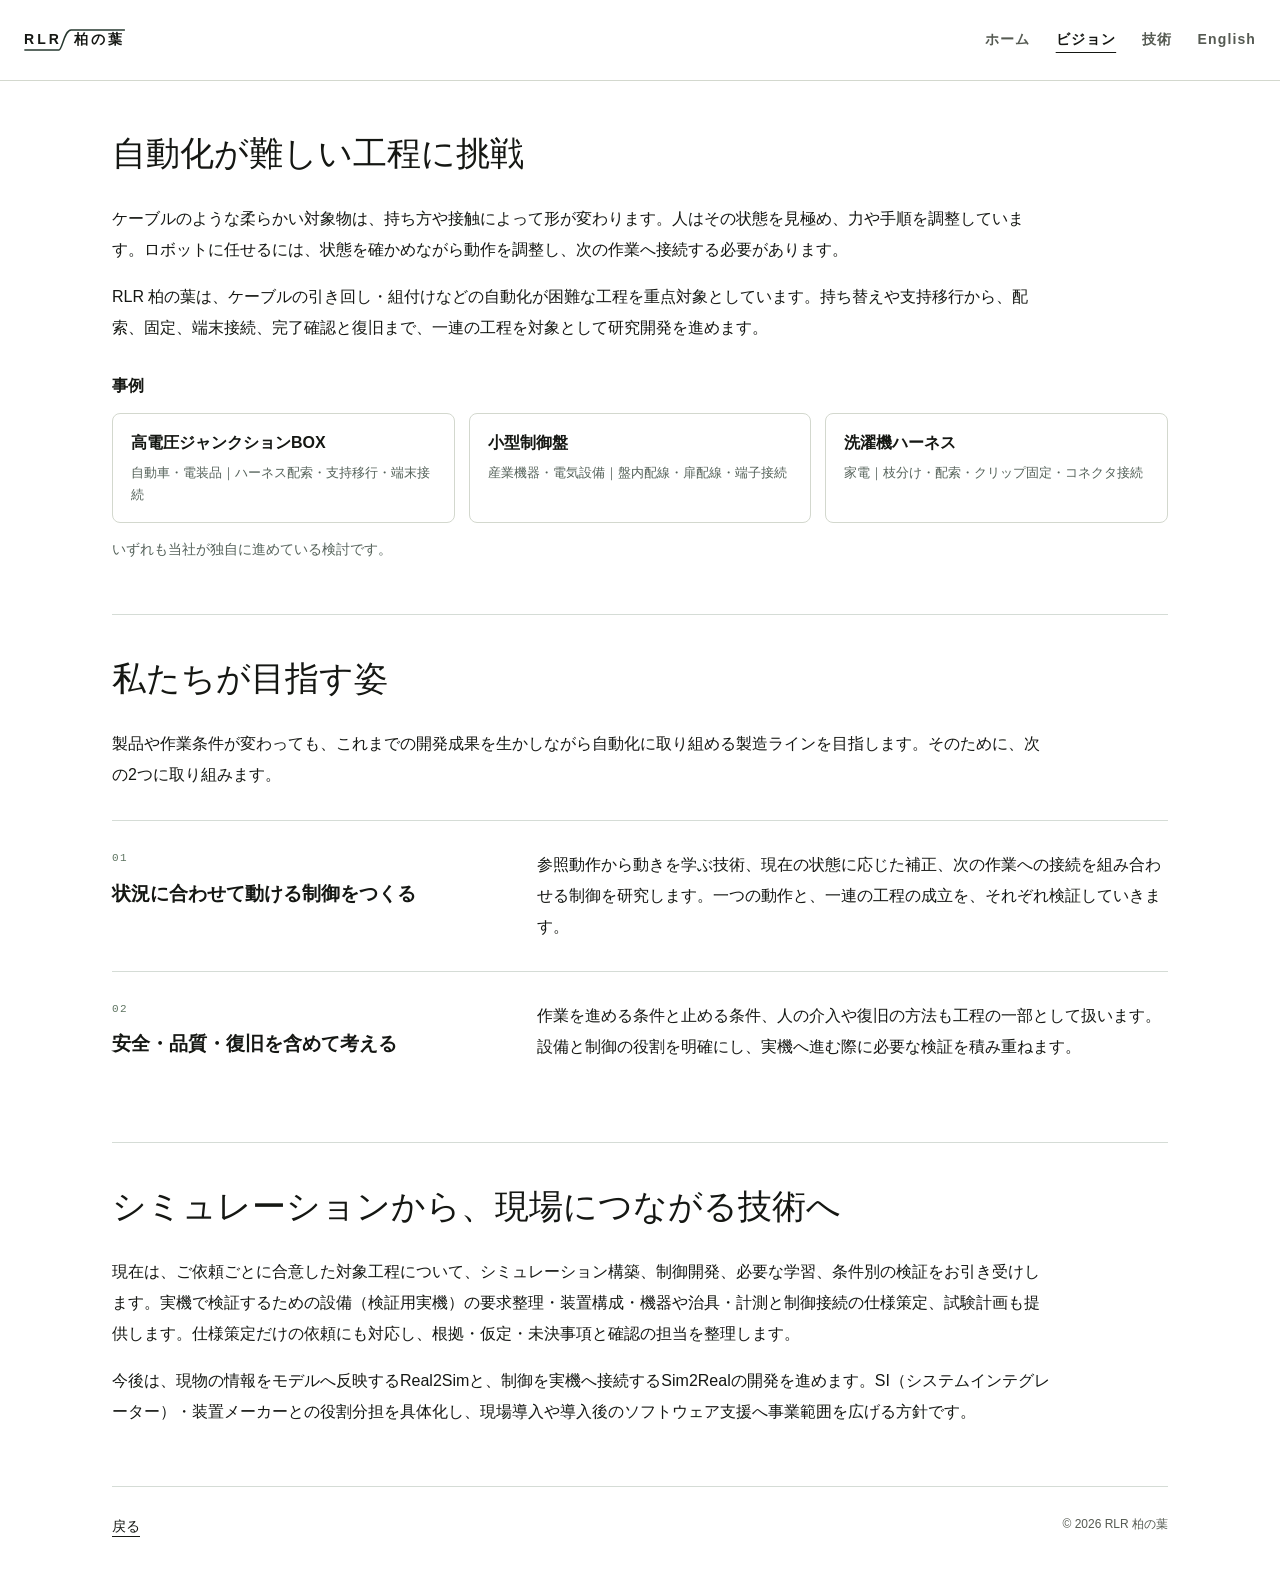
<file: vision/index.html>
<!doctype html><html lang="ja"><head><meta charset="utf-8"><meta name="viewport" content="width=device-width, initial-scale=1"><meta name="theme-color" content="#ffffff"><meta name="description" content="RLR 柏の葉は、ケーブルの引き回し・組付けなど自動化が難しい人手工程を対象に、状態を確かめながら動作を調整し、次の作業へ接続するロボット制御を研究開発しています。"><!-- social-meta:start --><meta property="og:type" content="website"><meta property="og:site_name" content="RLR 柏の葉"><meta property="og:title" content="私たちのビジョン | RLR 柏の葉"><meta property="og:description" content="RLR 柏の葉は、ケーブルの引き回し・組付けなど自動化が難しい人手工程を対象に、状態を確かめながら動作を調整し、次の作業へ接続するロボット制御を研究開発しています。"><meta property="og:url" content="https://rlrk-dev.github.io/vision/"><meta property="og:image" content="https://rlrk-dev.github.io/assets/og-ja.png"><meta property="og:image:width" content="1200"><meta property="og:image:height" content="630"><meta property="og:image:type" content="image/png"><meta property="og:image:alt" content="RLR 柏の葉 — 製造ラインに特化したAIロボット制御開発"><meta property="og:locale" content="ja_JP"><meta property="og:locale:alternate" content="en_US"><meta name="twitter:card" content="summary_large_image"><!-- social-meta:end --><title>私たちのビジョン | RLR 柏の葉</title><link rel="canonical" href="https://rlrk-dev.github.io/vision/"><link rel="alternate" hreflang="ja" href="https://rlrk-dev.github.io/vision/"><link rel="alternate" hreflang="en" href="https://rlrk-dev.github.io/en/vision/"><link rel="alternate" hreflang="x-default" href="https://rlrk-dev.github.io/vision/"><link rel="icon" href="/assets/favicon.svg" type="image/svg+xml"><link rel="sitemap" type="application/xml" href="https://rlrk-dev.github.io/sitemap.xml"><link rel="stylesheet" href="/assets/vision.css?v=3f4231464f8b"><link rel="stylesheet" href="/assets/white-background.css?v=1ca10c7d8a95"><style id="common-header-css">#site-header{position:fixed;z-index:50;top:0;right:0;left:0;border-bottom:1px solid #d3d8ce;background:#fff;box-shadow:none;-webkit-backdrop-filter:none;backdrop-filter:none;transition:none}#site-header::before,#site-header::after{display:none}#site-header .nav-shell{display:flex;align-items:center;justify-content:space-between;gap:24px;width:min(100% - 48px,1320px);min-height:80px;margin:0 auto;transition:none}#site-header .brand{color:#151713;line-height:1.7;text-decoration:none}#site-header .site-nav{position:static;display:flex;align-items:center;gap:clamp(16px,2vw,28px);margin:0;padding:0;border:0;background:none;opacity:1;pointer-events:auto;transform:none;transition:none}#site-header .site-nav a{position:static;display:block;padding:8px 0;border:0;color:#555a52;font-size:14px;font-weight:600;line-height:1.7;letter-spacing:.08em;white-space:nowrap;text-decoration:none}#site-header .site-nav a::before,#site-header .site-nav a::after{content:none}#site-header .site-nav a:hover,#site-header .site-nav a[aria-current]{color:#151713;text-decoration:underline;text-decoration-thickness:1px;text-underline-offset:8px}#site-header :is(a,button):focus-visible{outline:2px solid #3d5b4b;outline-offset:4px}#site-header .menu-button{display:none;flex:none;width:44px;height:44px;padding:0;border:1px solid #8a9488;border-radius:50%;background:transparent;color:#151713;cursor:pointer}#site-header .menu-button span,#site-header .menu-button::before,#site-header .menu-button::after{display:block;width:16px;height:1px;margin:4px auto;content:"";background:currentColor;transition:transform 180ms ease}#site-header .menu-button[aria-expanded="true"] span{opacity:0}#site-header .menu-button[aria-expanded="true"]::before{transform:translateY(5px) rotate(45deg)}#site-header .menu-button[aria-expanded="true"]::after{transform:translateY(-5px) rotate(-45deg)}@media(max-width:980px){#site-header .nav-shell{width:calc(100% - 32px);min-height:68px}#site-header .menu-button{display:block}#site-header .site-nav{position:absolute;top:calc(100% + 1px);right:0;left:0;display:none;gap:0;max-height:calc(100vh - 69px);overflow-y:auto;padding:6px 16px 16px;border-bottom:1px solid #d3d8ce;background:#fff}#site-header .site-nav.is-open{display:grid}#site-header .site-nav a{padding:13px 4px;border-bottom:1px solid #e3e7e2}}</style><style id="publish-pages">a.link-disabled{cursor:default}a.vision-case.link-disabled:hover{border-color:#d3d8ce}</style></head><body><a class="skip-link" href="#main">本文へ移動</a><header class="site-header" id="site-header"><div class="nav-shell"><a class="brand" href="/" aria-label="RLR 柏の葉 ホーム">
          <span>RLR</span>
          <span class="brand-sigmoid" aria-hidden="true">
            <svg viewBox="0 0 116 30" fill="none" preserveAspectRatio="none">
              <path
                d="M1 25H40C44 25 46 5 54 5H115"
                stroke="#26382f"
                stroke-width="1.5"
                stroke-linecap="round"
                vector-effect="non-scaling-stroke"
              />
            </svg>
          </span>
          <span>柏の葉</span>
        </a><button class="menu-button" id="menu-button" type="button" aria-controls="site-nav" aria-expanded="false" aria-label="メニューを開く"><span aria-hidden="true"></span></button><nav class="site-nav" id="site-nav" aria-label="メインナビゲーション"><a href="/">ホーム</a><a href="/vision/" aria-current="page">ビジョン</a><a href="/#core">技術</a><a href="/en/vision/" lang="en" hreflang="en">English</a></nav></div></header><main class="vision-page" id="main"><h1 class="vision-sr-title">私たちのビジョン</h1><section class="vision-section" id="why" aria-labelledby="why-title"><h2 id="why-title">自動化が難しい工程に挑戦</h2><p>ケーブルのような柔らかい対象物は、持ち方や接触によって形が変わります。人はその状態を見極め、力や手順を調整しています。ロボットに任せるには、状態を確かめながら動作を調整し、次の作業へ接続する必要があります。</p><p>RLR 柏の葉は、ケーブルの引き回し・組付けなどの自動化が困難な工程を重点対象としています。持ち替えや支持移行から、配索、固定、端末接続、完了確認と復旧まで、一連の工程を対象として研究開発を進めます。</p><div class="vision-cases" aria-labelledby="vision-cases-title"><h3 id="vision-cases-title">事例</h3><ul class="vision-case-list"><li><a class="vision-case link-disabled"><strong>高電圧ジャンクションBOX</strong><span class="vision-case-meta">自動車・電装品｜ハーネス配索・支持移行・端末接続</span></a></li><li><div class="vision-case"><strong>小型制御盤</strong><span class="vision-case-meta">産業機器・電気設備｜盤内配線・扉配線・端子接続</span></div></li><li><div class="vision-case"><strong>洗濯機ハーネス</strong><span class="vision-case-meta">家電｜枝分け・配索・クリップ固定・コネクタ接続</span></div></li></ul><p class="vision-cases-note">いずれも当社が独自に進めている検討です。</p></div></section><section class="vision-section" id="priorities" aria-labelledby="priorities-title"><h2 id="priorities-title">私たちが目指す姿</h2><p>製品や作業条件が変わっても、これまでの開発成果を生かしながら自動化に取り組める製造ラインを目指します。そのために、次の2つに取り組みます。</p><ol class="vision-priorities"><li><div><span class="vision-priority-number" aria-hidden="true">01</span><h3>状況に合わせて動ける制御をつくる</h3></div><div><p>参照動作から動きを学ぶ技術、現在の状態に応じた補正、次の作業への接続を組み合わせる制御を研究します。一つの動作と、一連の工程の成立を、それぞれ検証していきます。</p></div></li><li><div><span class="vision-priority-number" aria-hidden="true">02</span><h3>安全・品質・復旧を含めて考える</h3></div><div><p>作業を進める条件と止める条件、人の介入や復旧の方法も工程の一部として扱います。設備と制御の役割を明確にし、実機へ進む際に必要な検証を積み重ねます。</p></div></li></ol></section><section class="vision-section" id="path" aria-labelledby="path-title"><h2 id="path-title">シミュレーションから、現場につながる技術へ</h2><p>現在は、ご依頼ごとに合意した対象工程について、シミュレーション構築、制御開発、必要な学習、条件別の検証をお引き受けします。実機で検証するための設備（検証用実機）の要求整理・装置構成・機器や治具・計測と制御接続の仕様策定、試験計画も提供します。仕様策定だけの依頼にも対応し、根拠・仮定・未決事項と確認の担当を整理します。</p><p>今後は、現物の情報をモデルへ反映するReal2Simと、制御を実機へ接続するSim2Realの開発を進めます。SI（システムインテグレーター）・装置メーカーとの役割分担を具体化し、現場導入や導入後のソフトウェア支援へ事業範囲を広げる方針です。</p></section><footer class="vision-footer"><nav aria-label="関連ページ"><a href="/">戻る</a></nav><small>© 2026 RLR 柏の葉</small></footer></main><script id="common-header-js">(()=>{const b=document.getElementById("menu-button"),n=document.getElementById("site-nav");if(!b||!n)return;const t=document.documentElement.lang==="ja"?["メニューを開く","メニューを閉じる"]:["Open menu","Close menu"];const set=o=>{n.classList.toggle("is-open",o);b.setAttribute("aria-expanded",String(o));b.setAttribute("aria-label",t[+o])};b.addEventListener("click",()=>set(b.getAttribute("aria-expanded")!=="true"));n.addEventListener("click",e=>{if(e.target.closest("a"))set(false)});document.addEventListener("keydown",e=>{if(e.key==="Escape"&&b.getAttribute("aria-expanded")==="true"){set(false);b.focus()}})})()</script><script id="common-header-focus-js">(()=>{const h=document.getElementById("site-header"),b=document.getElementById("menu-button");if(!h||!b)return;document.addEventListener("focusin",e=>{if(b.getAttribute("aria-expanded")==="true"&&!h.contains(e.target))b.click()})})()</script></body></html>
</file>
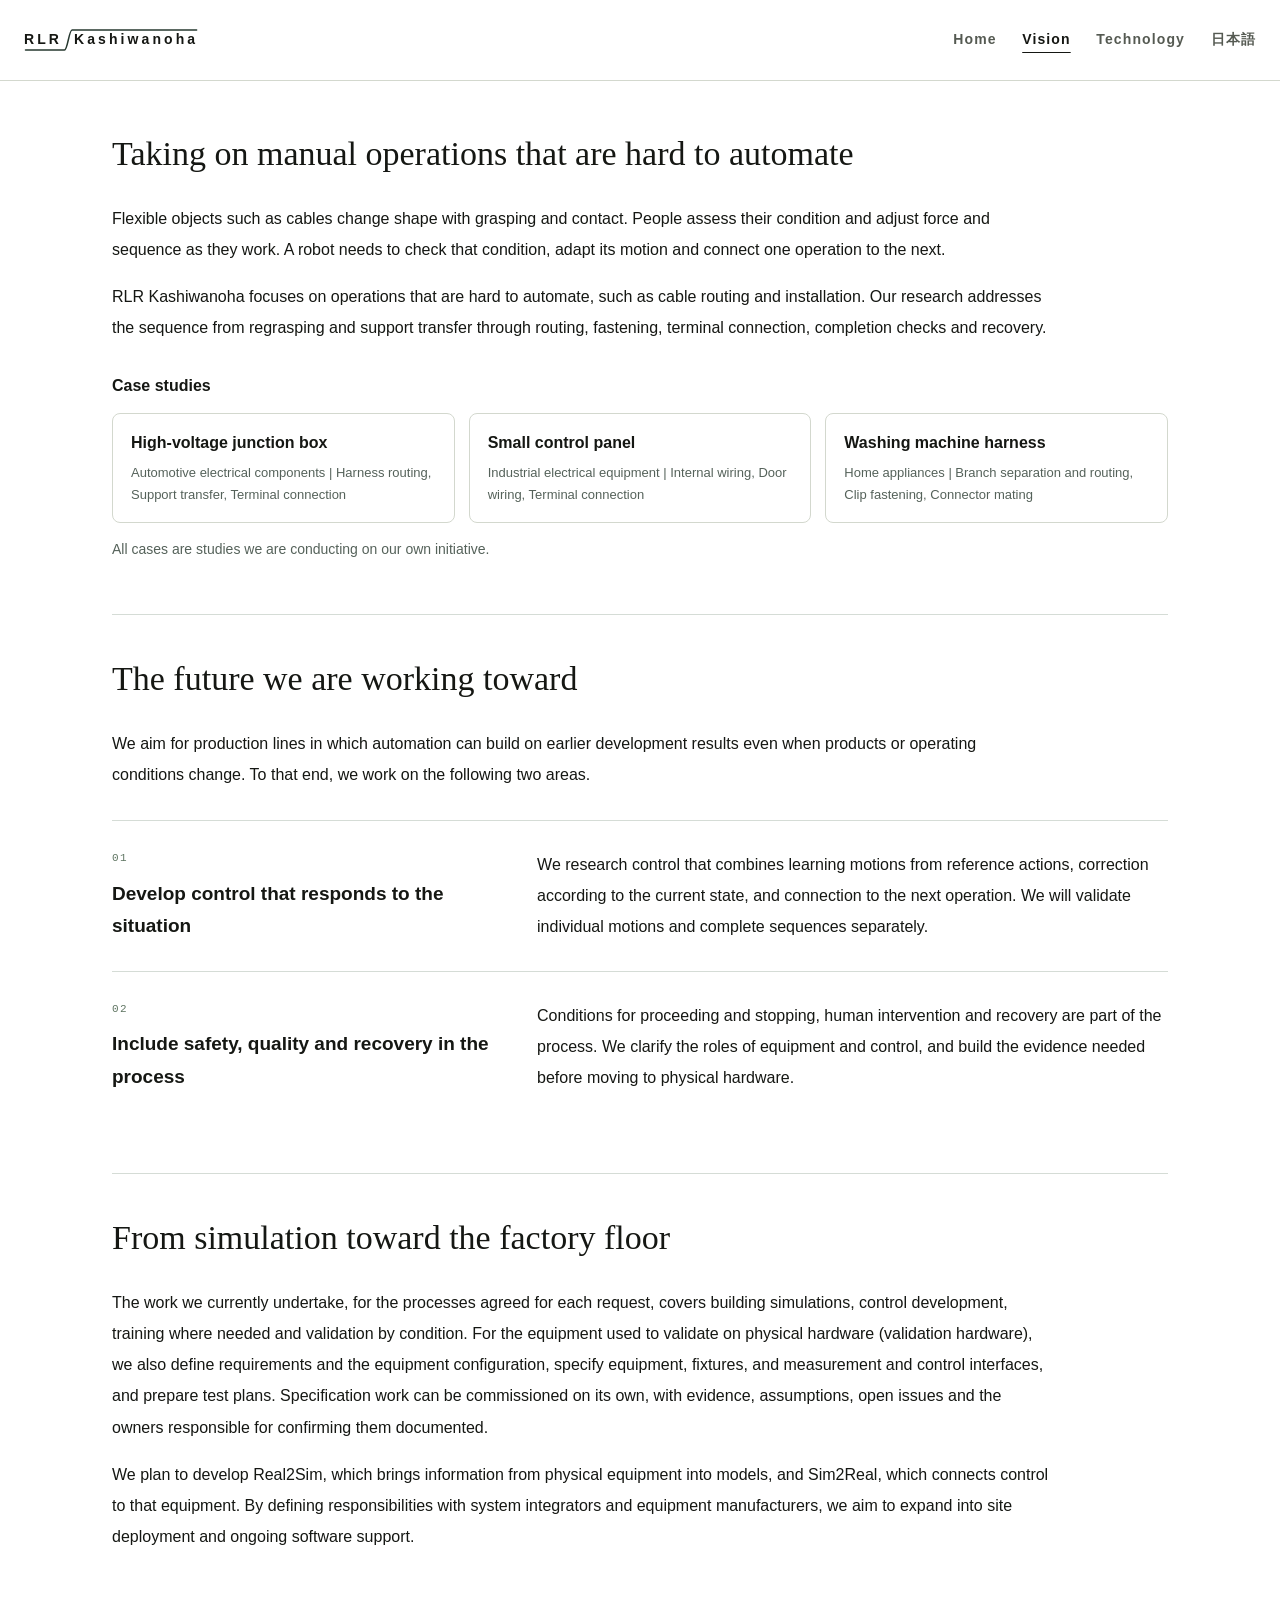
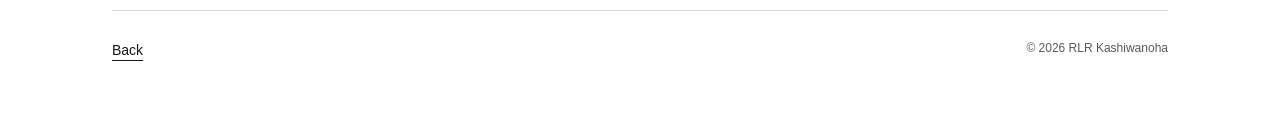
<file: en/vision/index.html>
<!doctype html><html lang="en"><head><meta charset="utf-8"><meta name="viewport" content="width=device-width, initial-scale=1"><meta name="theme-color" content="#ffffff"><meta name="description" content="RLR Kashiwanoha researches robot control that adjusts motion to the state for hard-to-automate work such as cable routing."><!-- social-meta:start --><meta property="og:type" content="website"><meta property="og:site_name" content="RLR Kashiwanoha"><meta property="og:title" content="Our vision | RLR Kashiwanoha"><meta property="og:description" content="RLR Kashiwanoha researches robot control that adjusts motion to the state for hard-to-automate work such as cable routing."><meta property="og:url" content="https://rlrk-dev.github.io/en/vision/"><meta property="og:image" content="https://rlrk-dev.github.io/assets/og-en.png"><meta property="og:image:width" content="1200"><meta property="og:image:height" content="630"><meta property="og:image:type" content="image/png"><meta property="og:image:alt" content="RLR Kashiwanoha — AI robot control development for production lines"><meta property="og:locale" content="en_US"><meta property="og:locale:alternate" content="ja_JP"><meta name="twitter:card" content="summary_large_image"><!-- social-meta:end --><title>Our vision | RLR Kashiwanoha</title><link rel="canonical" href="https://rlrk-dev.github.io/en/vision/"><link rel="alternate" hreflang="ja" href="https://rlrk-dev.github.io/vision/"><link rel="alternate" hreflang="en" href="https://rlrk-dev.github.io/en/vision/"><link rel="alternate" hreflang="x-default" href="https://rlrk-dev.github.io/vision/"><link rel="icon" href="/assets/favicon.svg" type="image/svg+xml"><link rel="sitemap" type="application/xml" href="https://rlrk-dev.github.io/sitemap.xml"><link rel="stylesheet" href="/assets/vision.css?v=3f4231464f8b"><link rel="stylesheet" href="/assets/white-background.css?v=1ca10c7d8a95"><style id="common-header-css">#site-header{position:fixed;z-index:50;top:0;right:0;left:0;border-bottom:1px solid #d3d8ce;background:#fff;box-shadow:none;-webkit-backdrop-filter:none;backdrop-filter:none;transition:none}#site-header::before,#site-header::after{display:none}#site-header .nav-shell{display:flex;align-items:center;justify-content:space-between;gap:24px;width:min(100% - 48px,1320px);min-height:80px;margin:0 auto;transition:none}#site-header .brand{color:#151713;line-height:1.7;text-decoration:none}#site-header .site-nav{position:static;display:flex;align-items:center;gap:clamp(16px,2vw,28px);margin:0;padding:0;border:0;background:none;opacity:1;pointer-events:auto;transform:none;transition:none}#site-header .site-nav a{position:static;display:block;padding:8px 0;border:0;color:#555a52;font-size:14px;font-weight:600;line-height:1.7;letter-spacing:.08em;white-space:nowrap;text-decoration:none}#site-header .site-nav a::before,#site-header .site-nav a::after{content:none}#site-header .site-nav a:hover,#site-header .site-nav a[aria-current]{color:#151713;text-decoration:underline;text-decoration-thickness:1px;text-underline-offset:8px}#site-header :is(a,button):focus-visible{outline:2px solid #3d5b4b;outline-offset:4px}#site-header .menu-button{display:none;flex:none;width:44px;height:44px;padding:0;border:1px solid #8a9488;border-radius:50%;background:transparent;color:#151713;cursor:pointer}#site-header .menu-button span,#site-header .menu-button::before,#site-header .menu-button::after{display:block;width:16px;height:1px;margin:4px auto;content:"";background:currentColor;transition:transform 180ms ease}#site-header .menu-button[aria-expanded="true"] span{opacity:0}#site-header .menu-button[aria-expanded="true"]::before{transform:translateY(5px) rotate(45deg)}#site-header .menu-button[aria-expanded="true"]::after{transform:translateY(-5px) rotate(-45deg)}@media(max-width:980px){#site-header .nav-shell{width:calc(100% - 32px);min-height:68px}#site-header .menu-button{display:block}#site-header .site-nav{position:absolute;top:calc(100% + 1px);right:0;left:0;display:none;gap:0;max-height:calc(100vh - 69px);overflow-y:auto;padding:6px 16px 16px;border-bottom:1px solid #d3d8ce;background:#fff}#site-header .site-nav.is-open{display:grid}#site-header .site-nav a{padding:13px 4px;border-bottom:1px solid #e3e7e2}}</style><style id="publish-pages">a.link-disabled{cursor:default}a.vision-case.link-disabled:hover{border-color:#d3d8ce}</style></head><body><a class="skip-link" href="#main">Skip to content</a><header class="site-header" id="site-header"><div class="nav-shell"><a class="brand" href="/en/" aria-label="RLR Kashiwanoha home">
          <span>RLR</span>
          <span class="brand-sigmoid" aria-hidden="true">
            <svg viewBox="0 0 116 30" fill="none" preserveAspectRatio="none">
              <path
                d="M1 25H27C29 25 30 5 32 5H115"
                stroke="#26382f"
                stroke-width="1.5"
                stroke-linecap="round"
                vector-effect="non-scaling-stroke"
              />
            </svg>
          </span>
          <span>Kashiwanoha</span>
        </a><button class="menu-button" id="menu-button" type="button" aria-controls="site-nav" aria-expanded="false" aria-label="Open menu"><span aria-hidden="true"></span></button><nav class="site-nav" id="site-nav" aria-label="Main navigation"><a href="/en/">Home</a><a href="/en/vision/" aria-current="page">Vision</a><a href="/en/#core">Technology</a><a href="/vision/" lang="ja" hreflang="ja">日本語</a></nav></div></header><main class="vision-page" id="main"><h1 class="vision-sr-title">Our vision</h1><section class="vision-section" id="why" aria-labelledby="why-title"><h2 id="why-title">Taking on manual operations that are hard to automate</h2><p>Flexible objects such as cables change shape with grasping and contact. People assess their condition and adjust force and sequence as they work. A robot needs to check that condition, adapt its motion and connect one operation to the next.</p><p>RLR Kashiwanoha focuses on operations that are hard to automate, such as cable routing and installation. Our research addresses the sequence from regrasping and support transfer through routing, fastening, terminal connection, completion checks and recovery.</p><div class="vision-cases" aria-labelledby="vision-cases-title"><h3 id="vision-cases-title">Case studies</h3><ul class="vision-case-list"><li><a class="vision-case link-disabled"><strong>High-voltage junction box</strong><span class="vision-case-meta">Automotive electrical components | Harness routing, Support transfer, Terminal connection</span></a></li><li><div class="vision-case"><strong>Small control panel</strong><span class="vision-case-meta">Industrial electrical equipment | Internal wiring, Door wiring, Terminal connection</span></div></li><li><div class="vision-case"><strong>Washing machine harness</strong><span class="vision-case-meta">Home appliances | Branch separation and routing, Clip fastening, Connector mating</span></div></li></ul><p class="vision-cases-note">All cases are studies we are conducting on our own initiative.</p></div></section><section class="vision-section" id="priorities" aria-labelledby="priorities-title"><h2 id="priorities-title">The future we are working toward</h2><p>We aim for production lines in which automation can build on earlier development results even when products or operating conditions change. To that end, we work on the following two areas.</p><ol class="vision-priorities"><li><div><span class="vision-priority-number" aria-hidden="true">01</span><h3>Develop control that responds to the situation</h3></div><div><p>We research control that combines learning motions from reference actions, correction according to the current state, and connection to the next operation. We will validate individual motions and complete sequences separately.</p></div></li><li><div><span class="vision-priority-number" aria-hidden="true">02</span><h3>Include safety, quality and recovery in the process</h3></div><div><p>Conditions for proceeding and stopping, human intervention and recovery are part of the process. We clarify the roles of equipment and control, and build the evidence needed before moving to physical hardware.</p></div></li></ol></section><section class="vision-section" id="path" aria-labelledby="path-title"><h2 id="path-title">From simulation toward the factory floor</h2><p>The work we currently undertake, for the processes agreed for each request, covers building simulations, control development, training where needed and validation by condition. For the equipment used to validate on physical hardware (validation hardware), we also define requirements and the equipment configuration, specify equipment, fixtures, and measurement and control interfaces, and prepare test plans. Specification work can be commissioned on its own, with evidence, assumptions, open issues and the owners responsible for confirming them documented.</p><p>We plan to develop Real2Sim, which brings information from physical equipment into models, and Sim2Real, which connects control to that equipment. By defining responsibilities with system integrators and equipment manufacturers, we aim to expand into site deployment and ongoing software support.</p></section><footer class="vision-footer"><nav aria-label="Related pages"><a href="/en/">Back</a></nav><small>© 2026 RLR Kashiwanoha</small></footer></main><script id="common-header-js">(()=>{const b=document.getElementById("menu-button"),n=document.getElementById("site-nav");if(!b||!n)return;const t=document.documentElement.lang==="ja"?["メニューを開く","メニューを閉じる"]:["Open menu","Close menu"];const set=o=>{n.classList.toggle("is-open",o);b.setAttribute("aria-expanded",String(o));b.setAttribute("aria-label",t[+o])};b.addEventListener("click",()=>set(b.getAttribute("aria-expanded")!=="true"));n.addEventListener("click",e=>{if(e.target.closest("a"))set(false)});document.addEventListener("keydown",e=>{if(e.key==="Escape"&&b.getAttribute("aria-expanded")==="true"){set(false);b.focus()}})})()</script><script id="common-header-focus-js">(()=>{const h=document.getElementById("site-header"),b=document.getElementById("menu-button");if(!h||!b)return;document.addEventListener("focusin",e=>{if(b.getAttribute("aria-expanded")==="true"&&!h.contains(e.target))b.click()})})()</script></body></html>
</file>
<file: assets/hvjb.css>
.project-link{display:flex;justify-content:space-between;align-items:center;gap:24px;padding:28px 0;border-top:1px solid currentColor;margin:30px 0;color:inherit;text-decoration:none}.project-link strong{display:block;font-size:clamp(22px,3vw,36px);line-height:1.5}.project-link small{display:block;line-height:1.7;opacity:.75;margin-top:8px}.project-link .arrow{font-size:36px}.development-note{padding:24px;border:1px solid var(--line);margin:36px 0;font-size:14px;line-height:1.9}.development-note strong{display:block;margin-bottom:8px}.concept-label{font-size:17px;margin:0 0 8px;line-height:1.6}.concept-disclosure{font-size:14px;line-height:1.8;margin:0 0 14px}.contact-notice{max-width:780px;font-size:13px;line-height:1.9;margin:35px 0;color:inherit;opacity:.8}.process-main{padding-top:130px}.process-intro{padding:30px 0 60px;max-width:1050px}.process-intro h1{font-family:var(--serif);font-weight:500;font-size:clamp(38px,6.4vw,80px);letter-spacing:-.035em;line-height:1.25;margin:24px 0}.process-intro .lead{max-width:780px;font-size:clamp(16px,2vw,20px);line-height:1.9}.process-kicker{font:12px var(--mono);letter-spacing:.16em;color:var(--forest)}.process-meta{display:flex;gap:12px;flex-wrap:wrap;font-size:12px;margin-top:26px}.process-meta span{border:1px solid var(--line);padding:7px 12px}.process-overview{display:grid;grid-template-columns:repeat(5,minmax(0,1fr));padding:0;list-style:none;margin:0 0 70px;gap:2px}.process-overview a{display:block;height:100%;padding:22px 16px;background:var(--forest);color:var(--white);text-decoration:none;line-height:1.7}.process-overview small{display:block;font:11px var(--mono);opacity:.7;margin-bottom:12px}.process-overview strong{font-size:16px}.process-section{padding:60px 0;border-top:1px solid var(--line);scroll-margin-top:110px}.process-section h2{font-family:var(--serif);font-weight:500;font-size:clamp(28px,4vw,45px);line-height:1.4;margin:16px 0 26px}.process-section>p{max-width:850px;line-height:1.9}.section-intro{font-size:17px}.process-steps{counter-reset:step;display:grid;gap:0;margin-top:35px}.process-step{display:grid;grid-template-columns:75px minmax(0,1fr) minmax(0,.85fr);gap:26px;padding:32px 0;border-top:1px solid var(--line)}.step-number{font:36px var(--mono);color:#88968b}.process-step h3{font-size:20px;line-height:1.6;margin:0 0 12px}.process-step p{line-height:1.9;font-size:15px;margin:10px 0}.handoff{border-left:2px solid #aab6a8;padding-left:20px;font-size:14px;line-height:1.8}.handoff strong{font-size:12px;letter-spacing:.08em}.stage-note{background:#e6e9df;padding:15px 20px;font-size:14px;line-height:1.8}.status-grid{display:grid;grid-template-columns:repeat(3,minmax(0,1fr));gap:24px;margin:35px 0}.status-grid article{border-top:3px solid var(--forest);padding:15px 0}.status-grid h3{font-size:18px;margin:8px 0 15px}.status-grid p{font-size:14px;line-height:1.9}.viewer-frame{display:block;width:100%;height:720px;border:1px solid var(--line);background:#e8eeeb;border-radius:4px}.viewer-caption{display:flex;justify-content:space-between;gap:20px;font-size:13px;line-height:1.8;margin-top:14px}.viewer-caption p{margin:0;max-width:850px}.viewer-caption a{flex-shrink:0;color:var(--forest);text-underline-offset:4px}.process-footer{padding:40px 0 55px;border-top:1px solid var(--line);display:flex;justify-content:space-between;gap:24px;flex-wrap:wrap}.process-footer a{color:inherit}.reading-note{font-size:13px;color:var(--ink-soft);line-height:1.9}.process-key{display:grid;grid-template-columns:1fr 1fr;gap:28px;margin:35px 0}.process-key div{padding:25px;background:var(--paper-soft)}.process-key h3{font-size:19px;margin:0 0 12px}.process-key p{font-size:15px;line-height:1.8;margin:0}.process-main a:focus-visible{outline:3px solid #808e63;outline-offset:5px}
@media(max-width:760px){.process-main{padding-top:100px}.process-intro{padding:24px 0 40px}.process-overview{grid-template-columns:1fr 1fr;margin-bottom:40px}.process-overview li:last-child{grid-column:1/-1}.process-step{grid-template-columns:40px minmax(0,1fr);gap:14px}.step-number{font-size:26px}.handoff{grid-column:2}.status-grid,.process-key{grid-template-columns:1fr;gap:10px}.process-section{padding:40px 0}.viewer-frame{height:780px}.viewer-caption{display:block}.viewer-caption a{display:inline-block;margin-top:15px}.project-link{gap:14px;padding:20px 0}.process-intro h1{font-size:42px}.process-section h2{font-size:30px}}

.concept-film-detail{display:block}.concept-film-toggle{margin-top:12px}

/* Introduce the application before the detail link. */
.project-intro{display:grid;grid-template-columns:1fr 1.15fr;gap:48px;padding:52px 0;margin:36px 0;border-top:1px solid var(--line)}
.project-kicker{font:12px var(--sans);letter-spacing:.12em;color:var(--ink-soft);margin:0 0 20px}
.project-intro h3{font-family:var(--serif);font-size:clamp(26px,3.2vw,40px);font-weight:500;line-height:1.55;letter-spacing:-.02em;margin:0}
.project-context>p{font-size:16px;line-height:1.9;margin:0 0 18px;max-width:660px}
.project-intro .project-link{margin:24px 0 0;padding:16px 0;border-top:1px solid var(--line)}
.project-intro .project-link strong{font-size:18px;line-height:1.7}
.project-intro .project-link small{font-size:12px;line-height:1.8}
.project-intro .project-link .arrow{font-size:26px}
@media(max-width:760px){.project-intro{grid-template-columns:1fr;gap:24px;padding:32px 0}.project-intro h3{font-size:28px}.project-context>p{font-size:15px}.project-intro .project-link strong{font-size:17px}}
</file>
<file: assets/tools.css>
.tools-grid{display:grid;align-items:start;grid-template-columns:repeat(2,minmax(0,1fr));gap:24px;margin:30px 0}.tools-group{padding:25px;background:#f6f7f1;border-top:3px solid #7a9071;min-width:0}.tools-group h3{font-size:20px;line-height:1.6;margin:0 0 22px}.tools-list{margin:0}.tools-entry{padding:18px 0;border-top:1px solid #d1dacd}.tools-entry dt{font-size:16px;line-height:1.8;font-weight:600;overflow-wrap:anywhere}.tools-entry dd{margin:8px 0 0;font-size:14px;line-height:1.9}.tools-entry a{color:inherit;text-decoration-thickness:1px;text-underline-offset:4px}.tools-separator{color:#819078;padding:0 5px}.tools-badge{display:block;font-size:12px;font-weight:500;color:#4d5c44;margin-top:5px}.tools-intro-note{font-size:14px;line-height:1.9}.tools-home{scroll-margin-top:90px;border-top:1px solid var(--line);padding:30px 0;margin-top:25px}.tools-home h3{font-size:22px;line-height:1.5;margin:0 0 12px}.tools-home p{font-size:14px;line-height:1.9}.tools-featured{display:flex;flex-wrap:wrap;gap:9px;list-style:none;padding:0;margin:18px 0}.tools-featured li{font-size:13px;padding:5px 10px;border:1px solid #b3c0ad;background:#f5f6ef}.tools-all{display:inline-block;color:inherit;font-size:14px;line-height:1.8;text-underline-offset:5px}.tools-home a:focus-visible,.tools-entry a:focus-visible{outline:3px solid #879b56;outline-offset:4px}@media(max-width:760px){.tools-grid{grid-template-columns:1fr;gap:20px}.tools-group{padding:20px}.tools-home h3{font-size:20px}.tools-entry dt{font-size:15px}}

.tools-grid{grid-template-columns:minmax(0,1fr);gap:34px}.tools-group{padding:0;background:transparent;border:0}.tools-group h3{border-bottom:2px solid #9aaa8d;padding-bottom:12px;margin-bottom:18px}.tools-list{display:grid;grid-template-columns:repeat(3,minmax(0,1fr));gap:18px}.tools-entry{padding:20px;border:1px solid #c6d1bf;border-radius:9px;background:#fafbf7;min-width:0;box-shadow:0 3px 14px #30463105}.tools-entry.wide{grid-column:1/-1}.tool-brands{display:flex;flex-wrap:wrap;gap:18px;justify-content:center;align-items:stretch}.tool-brand{display:flex;flex-direction:column;align-items:center;justify-content:flex-start;gap:10px;flex:1 1 100px;min-width:0;max-width:190px;text-align:center;line-height:1.5;text-decoration:none!important;font-size:15px}.tool-brand img{display:block;width:120px;height:62px;object-fit:contain;margin:3px auto 2px}.tool-brand small{font-size:12px;font-weight:400;line-height:1.5;color:#64725f}.tool-brand:hover .tool-name{text-decoration:underline;text-underline-offset:4px}.tool-brand.name-only{min-height:99px;justify-content:center}.tool-brand.name-only .tool-name{font:600 22px/1.5 var(--mono);overflow-wrap:anywhere}.tools-entry dd{margin:18px 0 0;padding-top:14px;border-top:1px solid #dce2d6;font-size:14px}.tools-badge{text-align:center;background:#edf0e5;border-radius:3px;padding:4px 8px;margin-top:14px}.tools-featured{gap:12px}.tools-featured li{display:flex;flex-direction:column;align-items:center;justify-content:center;gap:9px;min-width:115px;padding:16px 14px;border-radius:7px}.tools-featured img{width:85px;height:43px;object-fit:contain}.tools-logo-note{font-size:12px;color:#64725f}.tool-brand img.dark-mark{background:#22372d;padding:8px;border-radius:4px}
@media(max-width:1000px){.tools-list{grid-template-columns:repeat(2,minmax(0,1fr))}}@media(max-width:700px){.tools-list{grid-template-columns:minmax(0,1fr)}.tools-entry{padding:20px}.tool-brand{max-width:200px}.tools-entry.wide .tool-brands{display:grid;grid-template-columns:repeat(2,minmax(0,1fr))}.tools-entry.wide .tool-brand{max-width:none}.tools-featured li{flex:1;min-width:110px}.tools-group{padding:0}}

.common-tools{padding-top:clamp(52px,7vw,92px);padding-bottom:clamp(64px,8vw,110px);scroll-margin-top:100px;color:var(--ink)}.common-tools>h2{font:500 clamp(30px,3.5vw,46px)/1.5 var(--serif);margin:0 0 24px;text-wrap:balance}.common-tools>h2 span{display:inline-block}.common-tools>p{font-size:15px;line-height:1.9;margin:0 0 16px;max-width:1080px}.common-tools>.tools-intro-note{font-size:14px;color:var(--ink-soft)}.common-tools>.report-note,.common-tools>.tools-logo-note{font-size:12px;color:var(--ink-soft);margin:14px 0 0}.common-tools .tools-grid{margin-top:34px;margin-bottom:28px}

.tool-brand.company-logo{background:transparent;border:0;border-radius:0;color:#1d2224;padding:0;gap:10px;overflow:visible}.tool-brand.company-logo .tool-logo-tile{display:flex;align-items:center;justify-content:center;box-sizing:border-box;width:100%;min-height:88px;padding:16px 12px;background:#1d2224;border:1px solid #d1d9ce;border-radius:10px}.tool-brand.company-logo img{width:80px;height:56px;margin:0;filter:invert(1);object-fit:contain}.tool-brand.company-logo .tool-name{box-sizing:border-box;display:block;width:100%;padding:0;border:0;background:#fff;color:#1d2224}.tool-brand.company-logo:focus-visible{outline:3px solid #657d40;outline-offset:4px}

.common-tools>.trademark-note{max-width:1040px;margin:6px 0 0;font-size:12px;line-height:1.9;color:var(--ink-soft)}
</file>
<file: assets/readability.css>
/* Descriptive technical headings and shared reading paths. */
.hero-title{font-size:clamp(28px,3.5vw,50px);line-height:1.4;letter-spacing:-.02em}.hero-line{white-space:normal}
.purpose-statement,#core-title{font-size:clamp(32px,4.5vw,64px);line-height:1.4;letter-spacing:0}.closing-message h2{font-size:clamp(32px,4.5vw,64px);line-height:1.4;letter-spacing:0}
.core-card--architecture{scroll-margin-top:110px}
.purpose-bottom{grid-template-columns:minmax(0,1fr)}.purpose-copy{max-width:940px}
a.core-card{text-decoration:none}a.core-card:focus-visible{outline:3px solid #98b178;outline-offset:6px}.core-card-link{display:block;margin-top:22px;font-size:13px;line-height:1.6;text-underline-offset:4px}.core-card:hover .core-card-link{text-decoration:underline}
.core-intro{font-size:16px;line-height:1.9;max-width:780px;margin:24px 0 0;color:var(--ink-soft)}
.purpose-copy .purpose-references{font-size:11px;line-height:1.8;overflow-wrap:anywhere}.purpose-references a{color:inherit;text-underline-offset:3px}
.scope-summary{display:flex;align-items:center;justify-content:space-between;gap:24px;border-top:1px solid var(--line);padding-top:24px}.scope-summary p{margin:0;font-size:14px;line-height:1.9;color:var(--ink-soft)}.scope-summary a{color:inherit;white-space:nowrap;text-underline-offset:5px;font-size:15px}.scope-summary a:focus-visible{outline:3px solid #7a9071;outline-offset:5px}
html[lang="ja"] #core-title{font-size:clamp(20px,3.5vw,60px)}
.core-title-line{white-space:nowrap}
.core-card h3{font-size:clamp(25px,3vw,38px);line-height:1.5;overflow-wrap:anywhere}
.site-nav{gap:clamp(14px,2vw,28px)}
.language-only-header .menu-button{display:none}.language-only-header .site-nav{position:static;display:flex;opacity:1;pointer-events:auto;transform:none;padding:0;border:0;background:transparent}.language-only-header .site-nav a{padding:8px 0;border:0}
.reading-actions{display:flex;align-items:center;flex-wrap:wrap;gap:14px 24px;margin-top:24px}
.reading-actions a{display:inline-flex;align-items:center;justify-content:center;min-height:44px;font-size:14px;line-height:1.6;text-underline-offset:5px}
a.reading-button{padding:12px 20px;border:1px solid #26382f;background:#26382f;color:#faf9f5;text-decoration:none}
.reading-actions a:focus-visible,.consultation a:focus-visible{outline:3px solid #899d69;outline-offset:5px}
.hero-lead-part{display:block}.hero-lead-part+.hero-lead-part{margin-top:14px}.hero .hero-lead{font-size:clamp(15px,1.35vw,18px);line-height:1.95}.hero .hero-note{font-size:14px;line-height:1.8;margin-top:16px}
.home-contact-action{padding:12px 0 60px;scroll-margin-top:90px}
.scope-grid{display:grid;grid-template-columns:repeat(3,minmax(0,1fr));gap:26px;margin:0}
.scope-grid>div{padding:20px 0 0;border-top:2px solid #7a9071;min-width:0}
.scope-grid dt{font-size:16px;font-weight:600;line-height:1.6;margin-bottom:10px}
.scope-grid dd{font-size:15px;line-height:1.9;margin:0;color:#435344}
.report-overview{scroll-margin-top:90px;margin:30px 0;padding:26px;background:#e8ecdf;border-top:3px solid #7a9071}
.report-overview h2{font-family:var(--serif);font-size:26px;font-weight:500;line-height:1.5;margin:0 0 22px}
.report-overview .scope-grid{gap:22px}
.report-overview .scope-grid>div{padding-top:14px;border-top-width:1px}
.report-overview .scope-grid dd{font-size:14px}
.report-overview>p{font-size:14px;margin:20px 0 0}
.motion-summary{padding:18px 22px;border-left:3px solid #7a9071;background:#e8ecdf;font-size:14px;line-height:1.9;margin:24px 0}
.motion-summary a{display:inline-block;margin-left:8px}
.closing.closing--footer{padding-block:30px}.closing--footer .site-footer{margin-top:0}.closing--footer::before,.closing--footer::after{display:none}
.consultation{margin:0;padding:0;text-align:center;scroll-margin-top:110px;position:relative;z-index:1}
.closing .consultation h2{margin:0 0 18px;color:var(--white);font:500 clamp(22px,2.6vw,34px)/1.6 var(--serif);letter-spacing:0}
.consultation .consultation-email{display:inline-block;max-width:100%;color:var(--white);font-size:clamp(17px,2vw,23px);line-height:1.7;text-decoration:none;user-select:all;cursor:text;overflow-wrap:anywhere}
.consultation .consultation-email:focus-visible{outline:3px solid #d5ddc9;outline-offset:8px}
.consultation+.site-footer{margin-top:58px}
@media(max-width:980px){
 .nav-shell{min-height:68px}.menu-button{display:block}
 .site-nav{position:fixed;top:68px;right:0;left:0;display:grid;gap:0;padding:18px 14px 24px;border-bottom:1px solid var(--line);background:rgba(241,239,232,.98);opacity:0;pointer-events:none;transform:translateY(-12px);transition:opacity 180ms ease,transform 180ms ease}
 .site-nav.is-open{opacity:1;pointer-events:auto;transform:translateY(0)}
 .site-nav a{padding:14px 4px;border-bottom:1px solid var(--line);font-size:13px}.site-nav a::after{display:none}
}
@media(max-width:760px){
 .scope-summary{display:block}.scope-summary a{display:inline-block;margin-top:12px}
 .scope-grid{grid-template-columns:1fr;gap:22px}.home-contact-action{padding-bottom:38px}
 .report-overview{padding:20px}.report-overview h2{font-size:24px}
 .closing.closing--footer{padding-block:24px}.consultation+.site-footer{margin-top:40px}
 .reading-actions{gap:12px 20px}.hero .reading-actions{margin-top:22px;gap:12px}.hero a.reading-button{padding-inline:14px}
}

.delivery-section{color:var(--ink);scroll-margin-top:100px}.delivery-home{padding-top:70px;padding-bottom:58px;border-top:1px solid var(--line)}.delivery-section h2{font:500 clamp(28px,3.4vw,44px)/1.5 var(--serif);margin:0 0 20px;text-wrap:balance}.delivery-intro{font-size:16px;line-height:1.9;max-width:900px;margin:0 0 30px}.delivery-stages{display:grid;grid-template-columns:repeat(3,minmax(0,1fr));gap:20px;list-style:none;margin:0;padding:0}.delivery-stage{display:flex;flex-direction:column;min-width:0;padding:26px;background:#fafbf7;border:1px solid #bdc9b5;border-radius:10px}.delivery-index{display:block;color:#637754;font:12px var(--mono);letter-spacing:.12em;border-bottom:1px solid #d7dfd1;padding-bottom:16px;margin-bottom:20px}.delivery-stage h3{font:500 clamp(21px,2vw,26px)/1.55 var(--serif);margin:0 0 15px}.delivery-stage p{font-size:14px;line-height:1.9;margin:0 0 20px}.delivery-stage .delivery-output{margin:0;padding-top:18px;border-top:1px solid #d7dfd1;margin-top:auto}.delivery-output strong{display:block;font:600 12px/1.6 var(--sans);color:#52654a;margin-bottom:8px}.delivery-scope{border-left:3px solid #7a9071;padding:5px 0 5px 18px;margin:28px 0 0}.delivery-scope strong{display:block;font-size:15px;line-height:1.8}.delivery-scope p{font-size:14px;line-height:1.9;margin:6px 0 0;max-width:1000px}.delivery-detail{display:inline-block;font-size:14px;line-height:1.8;color:inherit;margin-top:20px;text-underline-offset:5px}.delivery-detail:focus-visible{outline:3px solid #879b56;outline-offset:5px}.service-page .delivery-section h2{font-size:clamp(25px,3vw,34px)}
@media(max-width:900px){.delivery-stages{grid-template-columns:1fr;gap:16px}.delivery-stage{padding:24px}.delivery-stage h3{font-size:24px}.delivery-stage .delivery-output{margin-top:0}.delivery-home{padding-top:46px;padding-bottom:36px}}
@media(min-width:901px){.delivery-home .delivery-stages{display:block;border-top:1px solid var(--line)}.delivery-home .delivery-stage{display:grid;grid-template-columns:50px minmax(240px,.9fr) minmax(0,1.5fr);gap:24px;align-items:baseline;padding:20px 0;border:0;border-bottom:1px solid var(--line);border-radius:0}.delivery-home .delivery-index{border:0;padding:0;margin:0}.delivery-home .delivery-stage h3{margin:0;font:500 21px/1.6 var(--serif);text-wrap:balance}.delivery-home .delivery-stage p{margin:0;font-size:15px;line-height:1.85}.delivery-home .delivery-sequence{max-width:1050px;line-height:1.9;margin:24px 0 0}}
.home-services-link{color:inherit;text-decoration:underline}
.home-vision-link{margin:24px 0 0;font-size:14px;line-height:1.8}.home-vision-link a{display:inline-block;padding-block:5px;color:var(--forest);text-decoration:underline;text-underline-offset:5px}.footer-page-links{display:flex;flex-wrap:wrap;gap:12px 24px;font-size:14px;line-height:1.8}.footer-page-links a{color:var(--white);text-underline-offset:4px}.footer-page-links a:hover{text-decoration:underline}
@media(max-width:760px){.closing--footer .site-footer{align-items:start;flex-direction:column;gap:28px}.closing--footer .footer-details{align-items:start;flex-direction:column;gap:20px}.closing--footer .footer-meta{text-align:left}}
</file>
<file: assets/cases.css>
.case-library{max-width:1120px;margin:auto;padding:145px 32px 70px;color:#263c30}.case-library h1{font:500 clamp(32px,4vw,48px)/1.5 var(--serif);margin:14px 0 20px}.case-library-intro{max-width:870px;font-size:17px;line-height:1.9}.case-count{font:12px var(--mono);border-top:1px solid #bdc9b5;padding-top:24px;margin:32px 0 20px}.case-list{display:grid;gap:28px}.case-card{display:grid;color:inherit;text-decoration:none;transition:border-color 160ms ease,box-shadow 160ms ease;grid-template-columns:42% minmax(0,1fr);background:#f8f9f3;border:1px solid #bdc9b5;overflow:hidden}a.case-card:hover{border-color:#61845a;box-shadow:0 6px 22px rgba(38,60,48,.1)}a.case-card:hover .case-read{text-decoration:underline}.case-card:focus-visible{outline:3px solid #61845a;outline-offset:4px}.case-source{font-size:11px;line-height:1.7;margin:9px 0 0;color:#596b50}.case-source a{color:inherit;text-underline-offset:3px}.case-card figure{margin:0;background:#eae8e1;align-self:start}.case-card img{display:block;width:100%;height:auto}.case-card figcaption{font-size:11px;padding:9px 14px;color:#596b50}.case-card-body{padding:27px}.case-stage{display:inline-block;font:12px/1.6 var(--mono);border:1px solid #899d78;padding:4px 9px;color:#4a6342;margin-bottom:14px}.case-card h2{font:500 clamp(23px,3vw,30px)/1.5 var(--serif);margin:0 0 14px}.case-card h2 a{color:inherit;text-decoration:none}.case-card p{font-size:15px;line-height:1.9;margin:12px 0}.case-tags{display:flex;gap:7px;flex-wrap:wrap;padding:0;list-style:none;margin:0 0 18px}.case-tags li{padding:3px 8px;background:#e8edde;font-size:11px}.case-validation{border-top:1px solid #c6d0bf;padding-top:13px;color:#52644b}.case-card .case-validation{font-size:13px}.case-read{display:inline-block;margin-top:15px;color:#294f38;text-underline-offset:4px;font-size:14px}.case-library-footnote{font-size:13px;line-height:1.9;color:#596b50;margin-top:26px}.case-library-link{display:inline-block;font-size:14px;margin:14px 22px 0 0;color:inherit;text-underline-offset:5px}.case-library a:focus-visible{outline:3px solid #61845a;outline-offset:4px}@media(max-width:760px){.case-library{padding:105px 20px 45px}.case-card{grid-template-columns:1fr}.case-card-body{padding:23px}.case-library-intro{font-size:16px}}

.case-card--summary{cursor:default}.case-card--summary figure{height:100%;background:#e8ece3}.case-library-scope{margin:22px 0 20px;padding:18px 22px;border-left:3px solid #728967;background:#e8edde;font-size:16px;line-height:1.9}.case-library-scope strong,.case-library-scope span{display:block}.case-library-scope strong{font-weight:600;margin-bottom:3px}

.case-facts{margin:0}.case-fact{display:grid;grid-template-columns:120px minmax(0,1fr);gap:16px;padding:16px 0;border-top:1px solid #d5ddcf}.case-fact dt{font-size:12px;font-weight:600;line-height:1.8;color:#53684b}.case-fact dd{font-size:14px;line-height:1.9;margin:0}.case-card .case-validation{font-size:14px}.case-fact .case-validation{border:0;padding:0}.case-fact:last-child{padding-bottom:0}.case-library-contact{padding:26px 0;border-top:1px solid #bdc9b5;margin-top:34px}.case-library-contact p{font-size:16px;line-height:1.8;margin:0 0 16px}.case-library-contact a{display:inline-flex;align-items:center;min-height:44px;padding:10px 18px;background:#26382f;color:#faf9f5;text-decoration:none;font-size:14px}@media(max-width:1000px){.case-fact{grid-template-columns:1fr;gap:5px}}@media(max-width:760px){.case-card-body{padding:22px}.case-fact{padding:14px 0}}
</file>
<file: assets/home-visual.css>
body:has(.visual-hero) .site-header{background:#f3f1eb;border-bottom:1px solid #d3d8ce}.visual-hero{position:relative;isolation:isolate;background:#0a0e0d;color:#fff;margin-top:80px;min-height:590px;height:min(760px,calc(100svh - 80px));overflow:hidden}.hero-film{position:absolute;inset:0;width:100%;height:100%;object-fit:cover;object-position:50% 47%;z-index:-2}.visual-hero::after{content:"";position:absolute;inset:0;z-index:-1;background:linear-gradient(0deg,rgba(4,10,8,.89),rgba(4,10,8,.25) 36%,transparent 72%),linear-gradient(90deg,rgba(3,9,6,.28),transparent 60%);pointer-events:none}.hero-film-content{height:100%;display:flex;align-items:flex-end;padding-bottom:58px;padding-top:130px}.hero-film-copy{max-width:920px}.visual-hero .hero-title{font-size:clamp(32px,3.8vw,54px);line-height:1.42;letter-spacing:-.025em;max-width:900px;text-shadow:0 2px 14px #0005}.visual-hero .hero-line{color:#fff;white-space:normal}.hero-film-kicker{position:absolute;top:30px;margin:0;font:11px/1.8 var(--mono);letter-spacing:.14em;color:#f5f7f3;text-shadow:0 1px 8px #000}.visual-hero .reading-actions{margin-top:24px;gap:0}.visual-hero a.reading-button{background:#f1f4eb;color:#1b3025;border:1px solid #f1f4eb;padding:13px 24px;font-weight:600}.visual-hero a.reading-button:hover{background:#dbe6cd}.visual-hero a:focus-visible,.hero-film-toggle:focus-visible{outline:3px solid #e6f2cb;outline-offset:5px}.hero-film-toggle{position:absolute;right:max(28px,calc((100% - 1320px)/2));bottom:32px;color:#fff;background:#141d18bd;border:1px solid #ffffff73;border-radius:24px;padding:10px 16px;font:13px/1.5 var(--sans);cursor:pointer;backdrop-filter:blur(8px)}.hero-film-toggle[hidden]{display:none}.hero-film-note{margin:0 auto;padding-block:14px;font-size:12px;line-height:1.8;color:#4c5b4a}.hero#introduction{min-height:0;padding-top:64px;padding-bottom:64px}.hero#introduction .hero-lead{margin-top:0}.hero#introduction .hero-art{max-height:480px}.hero#introduction .eyebrow{margin-bottom:26px}
@media(max-width:980px){.visual-hero{min-height:620px;height:calc(85svh - 80px);max-height:820px}.hero-film{object-position:56% 48%}.hero-film-content{padding-bottom:82px}.hero-film-toggle{right:24px;bottom:22px}.hero#introduction{padding-top:48px;padding-bottom:48px}.hero#introduction .hero-art{max-height:430px}}
@media(max-width:600px){.visual-hero{margin-top:70px;min-height:590px;height:calc(92svh - 70px);max-height:760px}.visual-hero .hero-title{font-size:clamp(27px,6.9vw,38px);line-height:1.55;letter-spacing:-.035em}.hero-film{object-position:57% 43%}.hero-film-kicker{top:22px;font-size:10px;letter-spacing:.08em}.hero-film-content{padding-top:80px;padding-bottom:92px}.visual-hero .reading-actions{margin-top:20px}.visual-hero a.reading-button{font-size:14px;padding:12px 20px}.hero-film-toggle{right:20px;bottom:22px;font-size:12px}.hero-film-note{font-size:11px;padding-block:14px}.hero#introduction{padding-top:38px;padding-bottom:40px}.hero#introduction .hero-art{max-height:380px}.hero#introduction::before{height:100%}}
@media(prefers-reduced-motion:reduce){.visual-hero *{transition:none!important}}
</file>
<file: assets/white-background.css>
/* Light page canvas requested by the user on 2026-10-29. */
html:not(.report-theme-dark){background:#fff;color-scheme:light}
body:not(.report-dark){--paper:#fff;--paper-deep:#fff;--paper-soft:#fff;background:#fff}
body:not(.report-dark)::before{display:none}
body:not(.report-dark) .site-header,
body:not(.report-dark) .site-header.is-scrolled{background:#fff}
body:not(.report-dark) .hero#introduction::before{background:#fff;mask-image:none;-webkit-mask-image:none}
body:not(.report-dark) .core{background:#fff}
body:not(.report-dark) :is(.core-card--vla,.case-card,.offering-card,.delivery-stage,.tools-entry){background:#fff}
</file>
<file: assets/vision.css>
.vision-cases{margin:30px 0 0}.vision-cases h3{font:600 16px/1.6 var(--sans);margin:0 0 14px}.vision-case-list{list-style:none;margin:0;padding:0;display:grid;grid-template-columns:repeat(3,minmax(0,1fr));gap:14px}.vision-case-list li{margin:0;min-width:0}.vision-case{display:flex;flex-direction:column;gap:6px;height:100%;box-sizing:border-box;padding:16px 18px;border:1px solid #d3d8ce;border-radius:8px;background:#fff;color:inherit;text-decoration:none}a.vision-case:hover{border-color:#7a9071}a.vision-case:focus-visible{outline:3px solid #879b56;outline-offset:3px}.vision-case-stage{align-self:flex-start;font-size:12px;line-height:1.5;padding:2px 9px;border-radius:999px;background:#eef1ea;color:#3d5236}.vision-case strong{font-size:16px;line-height:1.6}.vision-case-meta{font-size:13px;line-height:1.7;color:#55625a}.vision-case-more{margin-top:auto;padding-top:6px;font-size:13px;text-decoration:underline;text-underline-offset:4px}.vision-cases-note{font-size:14px;line-height:1.8;margin:14px 0 0;color:#55625a}.vision-cases-note a{margin-left:.6em;color:inherit;text-underline-offset:4px}@media(max-width:760px){.vision-case-list{grid-template-columns:1fr}}
:root{--ink:#151713;--soft:#555a52;--forest:#26382f;--line:#d5dcd6;--sans:"Helvetica Neue","Hiragino Kaku Gothic ProN","Yu Gothic",YuGothic,Arial,sans-serif;--serif:"Yu Mincho","Hiragino Mincho ProN","Hiragino Mincho Pro",Georgia,serif;--mono:"SFMono-Regular",Consolas,"Liberation Mono",monospace}
*,*::before,*::after{box-sizing:border-box}html{background:#fff;scroll-behavior:smooth}body{margin:0;color:var(--ink);background:#fff;font-family:var(--sans);line-height:1.9;-webkit-font-smoothing:antialiased}a{color:inherit;text-underline-offset:5px}a:focus-visible,summary:focus-visible{outline:3px solid #607e68;outline-offset:5px}.skip-link{position:fixed;top:12px;left:12px;z-index:100;padding:10px 14px;background:var(--forest);color:#fff;transform:translateY(-180%)}.skip-link:focus{transform:none}
.site-header{position:fixed;top:0;right:0;left:0;z-index:50;background:#fff;border-bottom:1px solid var(--line)}.nav-shell{width:min(100% - 48px,1320px);margin:auto;display:flex;align-items:center;justify-content:space-between;gap:24px;min-height:80px}.brand{position:relative;display:inline-grid;grid-template-columns:auto 7px auto;gap:2.5px;align-items:center;padding-block:5px;font-size:14px;font-weight:700;letter-spacing:.22em;white-space:nowrap;text-decoration:none}.brand>span:not(.brand-sigmoid){position:relative;z-index:1}.brand-sigmoid{display:block;width:7px;height:20px}.brand-sigmoid svg{position:absolute;top:50%;left:0;width:100%;height:30px;overflow:visible;transform:translateY(-50%)}.site-nav a{display:inline-block;padding:8px 0;font-size:12px;font-weight:600;letter-spacing:.08em;color:var(--soft);text-decoration:none}
.vision-sr-title{position:absolute;width:1px;height:1px;margin:-1px;padding:0;overflow:hidden;clip:rect(0 0 0 0);white-space:nowrap;border:0}.vision-sr-title+.vision-section{border-top:0;padding-top:0;margin-top:0}.vision-page{max-width:1120px;margin:auto;padding:128px 32px 52px}.vision-breadcrumb{font-size:13px;margin-bottom:40px}.vision-breadcrumb a{text-decoration:none}.vision-kicker{color:#536958;font:12px/1.8 var(--mono);letter-spacing:.14em;margin:0 0 20px}.vision-page h1{font:500 clamp(34px,4.3vw,56px)/1.48 var(--serif);letter-spacing:-.02em;color:var(--forest);margin:0 0 28px}.vision-headline-line{display:block;text-wrap:balance}html[lang="ja"] .vision-headline-line{white-space:nowrap}.vision-lead{max-width:930px;font-size:clamp(18px,1.6vw,22px);line-height:1.95;margin:0}.vision-section{border-top:1px solid var(--line);padding-top:38px;margin-top:52px;scroll-margin-top:105px}.vision-section h2{font:500 clamp(25px,3vw,34px)/1.55 var(--serif);margin:0 0 22px}.vision-section>p{max-width:940px;font-size:16px;line-height:1.95;margin:16px 0}.vision-priorities{list-style:none;margin:30px 0 0;padding:0}.vision-priorities>li{display:grid;grid-template-columns:minmax(0,.85fr) minmax(0,1.4fr);gap:42px;padding:28px 0;border-top:1px solid var(--line)}.vision-priority-number{display:block;color:#607663;font:11px/1.7 var(--mono);letter-spacing:.12em;margin-bottom:10px}.vision-priorities h3{font-size:19px;line-height:1.7;font-weight:600;margin:0}.vision-priorities p{font-size:16px;line-height:1.95;margin:0}.vision-technology-links{display:flex;flex-wrap:wrap;gap:8px 20px;margin-top:15px;font-size:14px}.vision-actions{display:flex;gap:16px 26px;align-items:center;flex-wrap:wrap;margin-top:36px}.vision-actions a{font-size:14px;line-height:1.6;min-height:44px;display:inline-flex;align-items:center}.vision-actions .vision-button{padding:13px 20px;background:var(--forest);color:#fff;text-decoration:none}.vision-footer{display:flex;justify-content:space-between;gap:22px;flex-wrap:wrap;border-top:1px solid var(--line);margin-top:58px;padding-top:26px;font-size:14px}.vision-footer nav{display:flex;gap:20px;flex-wrap:wrap}.vision-footer small{color:var(--soft);font-size:12px}
@media(max-width:760px){.nav-shell{width:calc(100% - 32px);min-height:68px;gap:18px}.vision-page{padding:100px 20px 36px}.vision-breadcrumb{margin-bottom:32px}.vision-page h1{font-size:clamp(30px,5.2vw,40px);line-height:1.6}html[lang="ja"] .vision-page h1{font-size:clamp(24px,6.7vw,40px)}.vision-lead{font-size:18px}.vision-section{padding-top:28px;margin-top:38px;scroll-margin-top:92px}.vision-priorities>li{grid-template-columns:1fr;gap:16px;padding:24px 0}.vision-section>p,.vision-priorities p{font-size:15px}.vision-actions{gap:14px 22px}.vision-footer{margin-top:42px}.vision-technology-links{display:grid;gap:10px}}
@media(prefers-reduced-motion:reduce){html{scroll-behavior:auto}}
</file>
